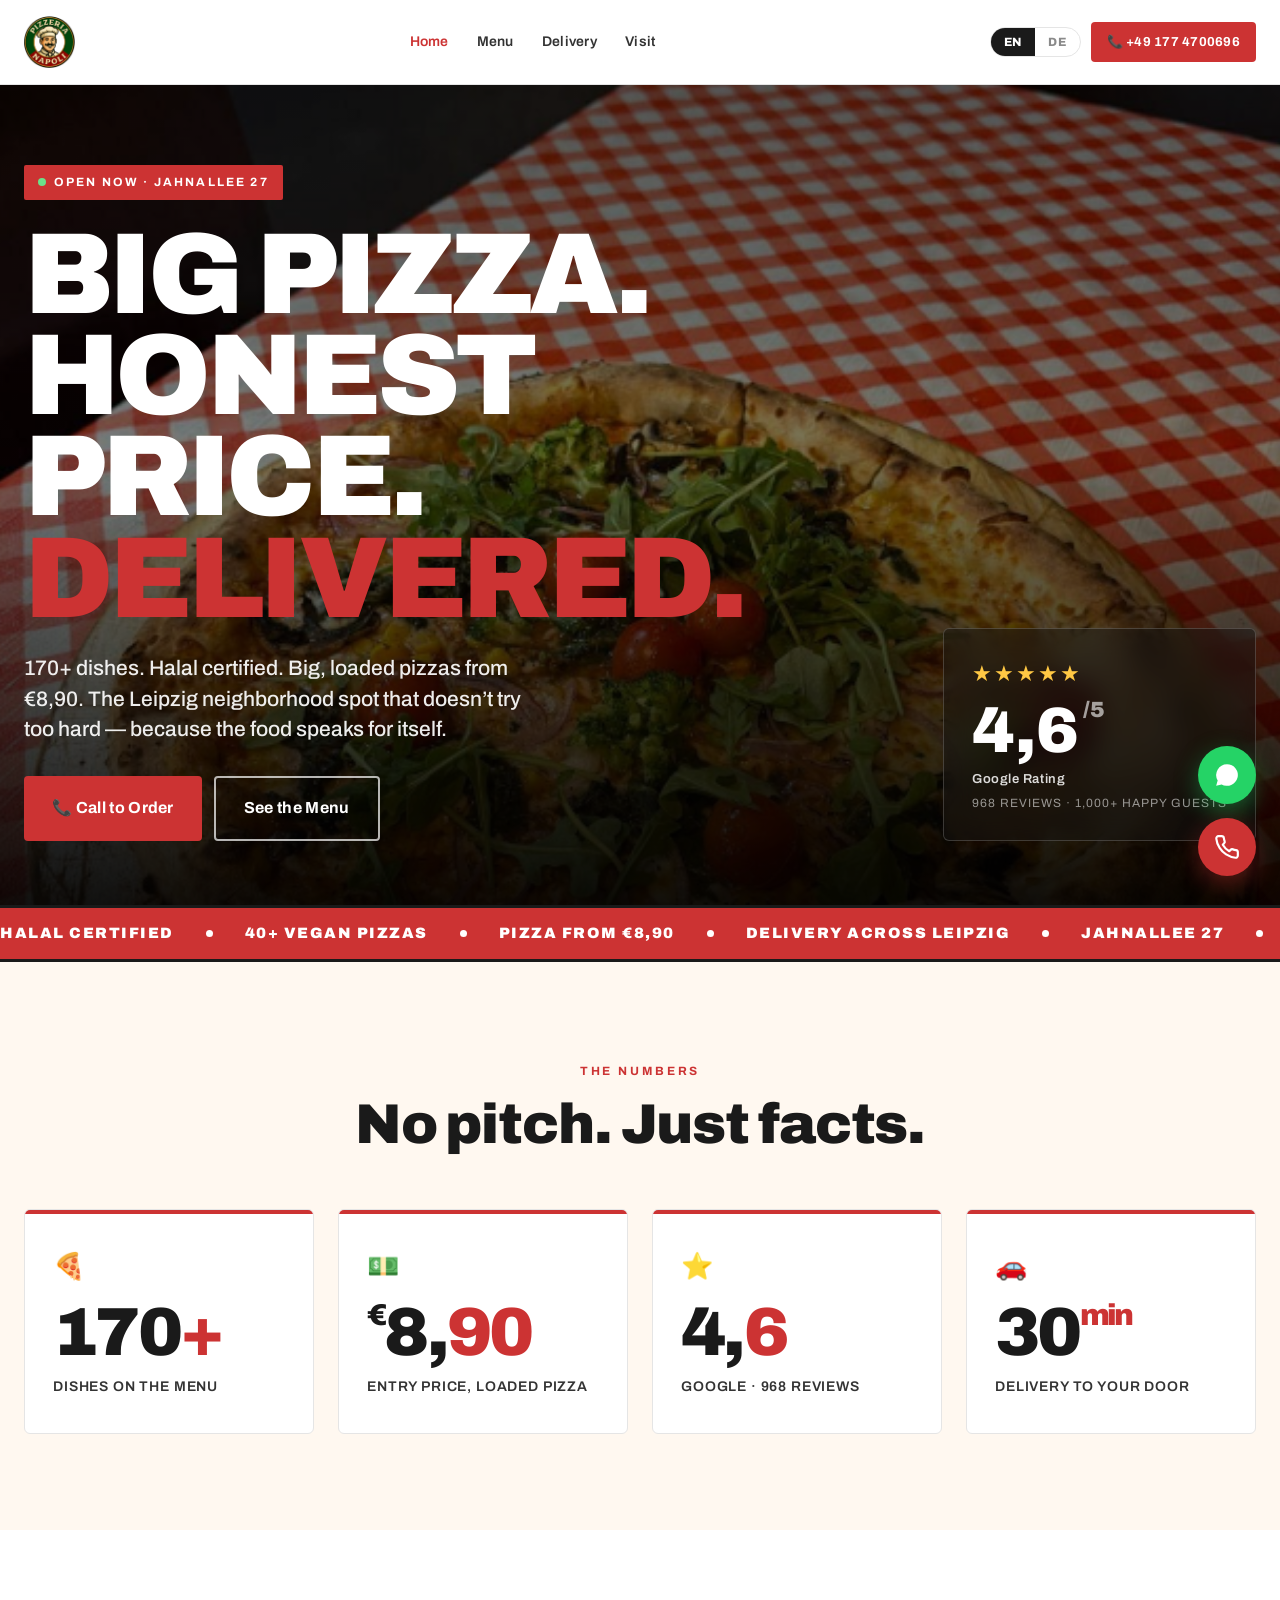
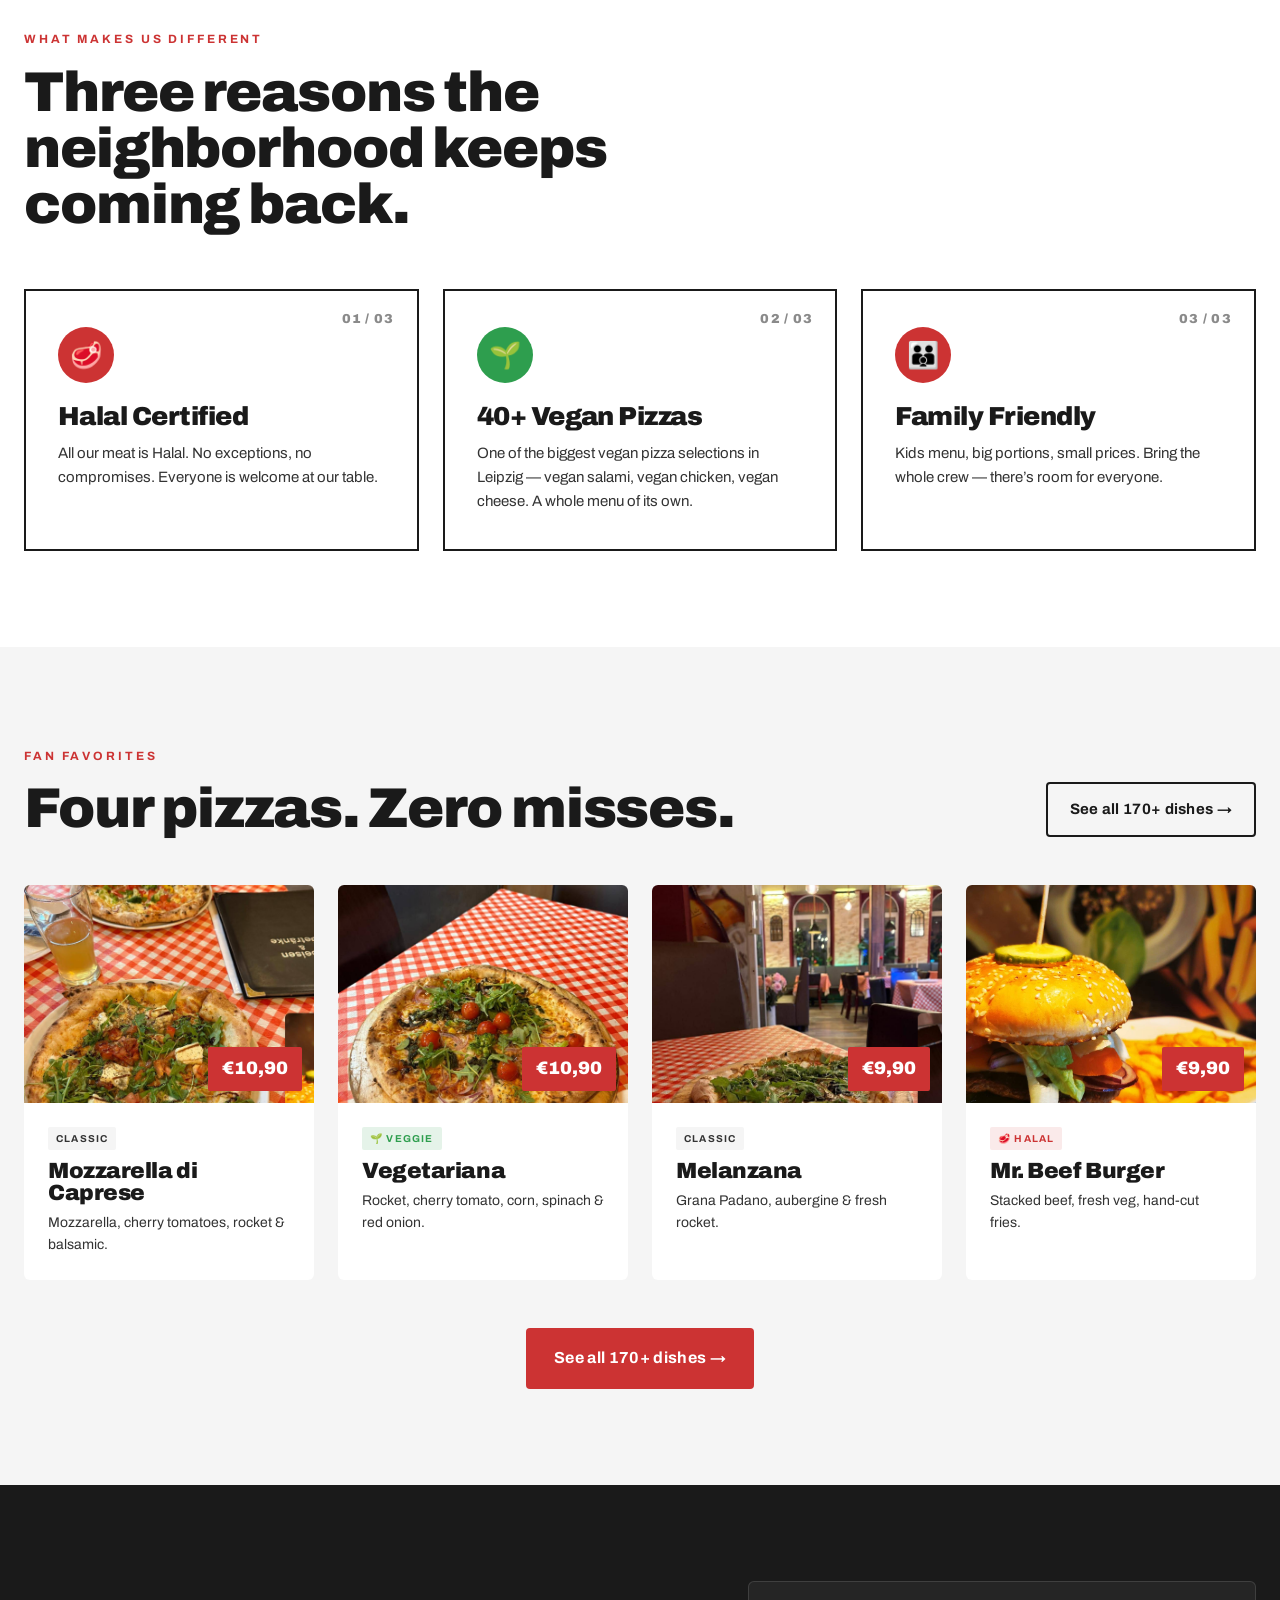
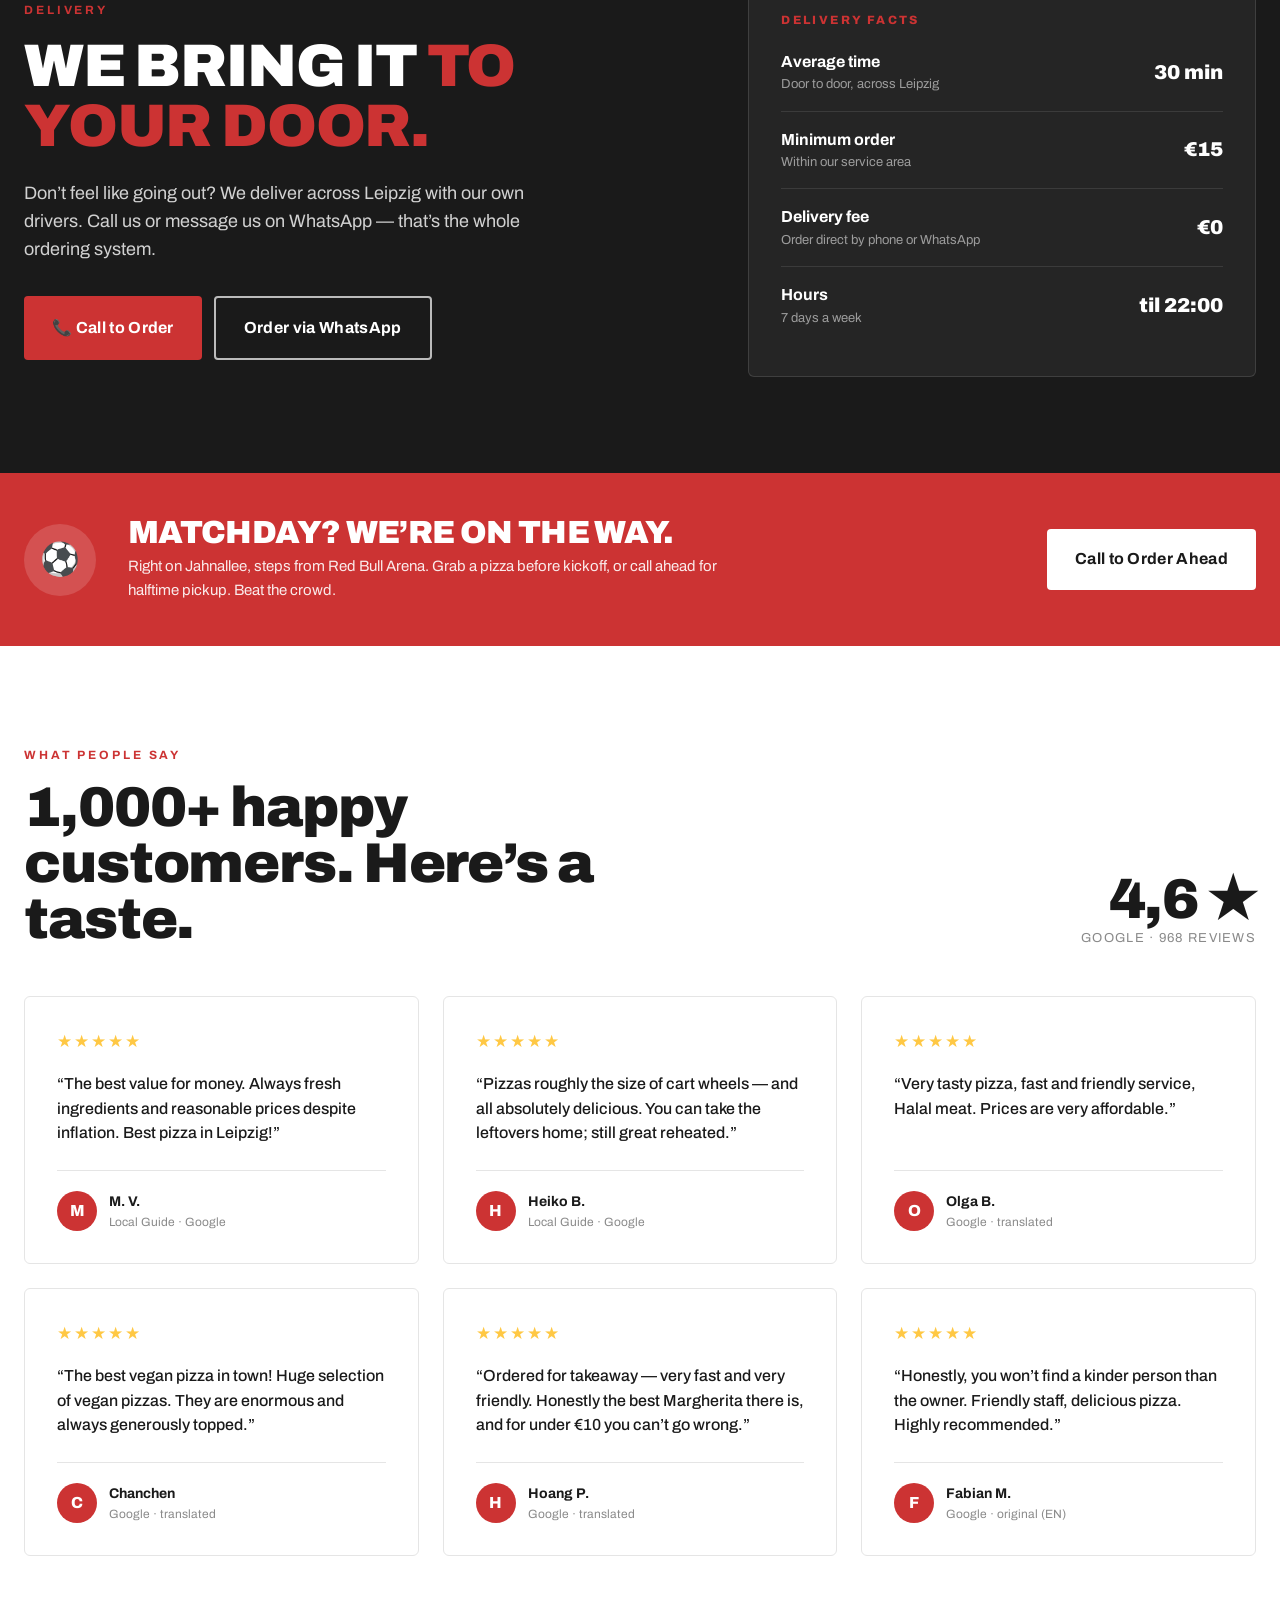
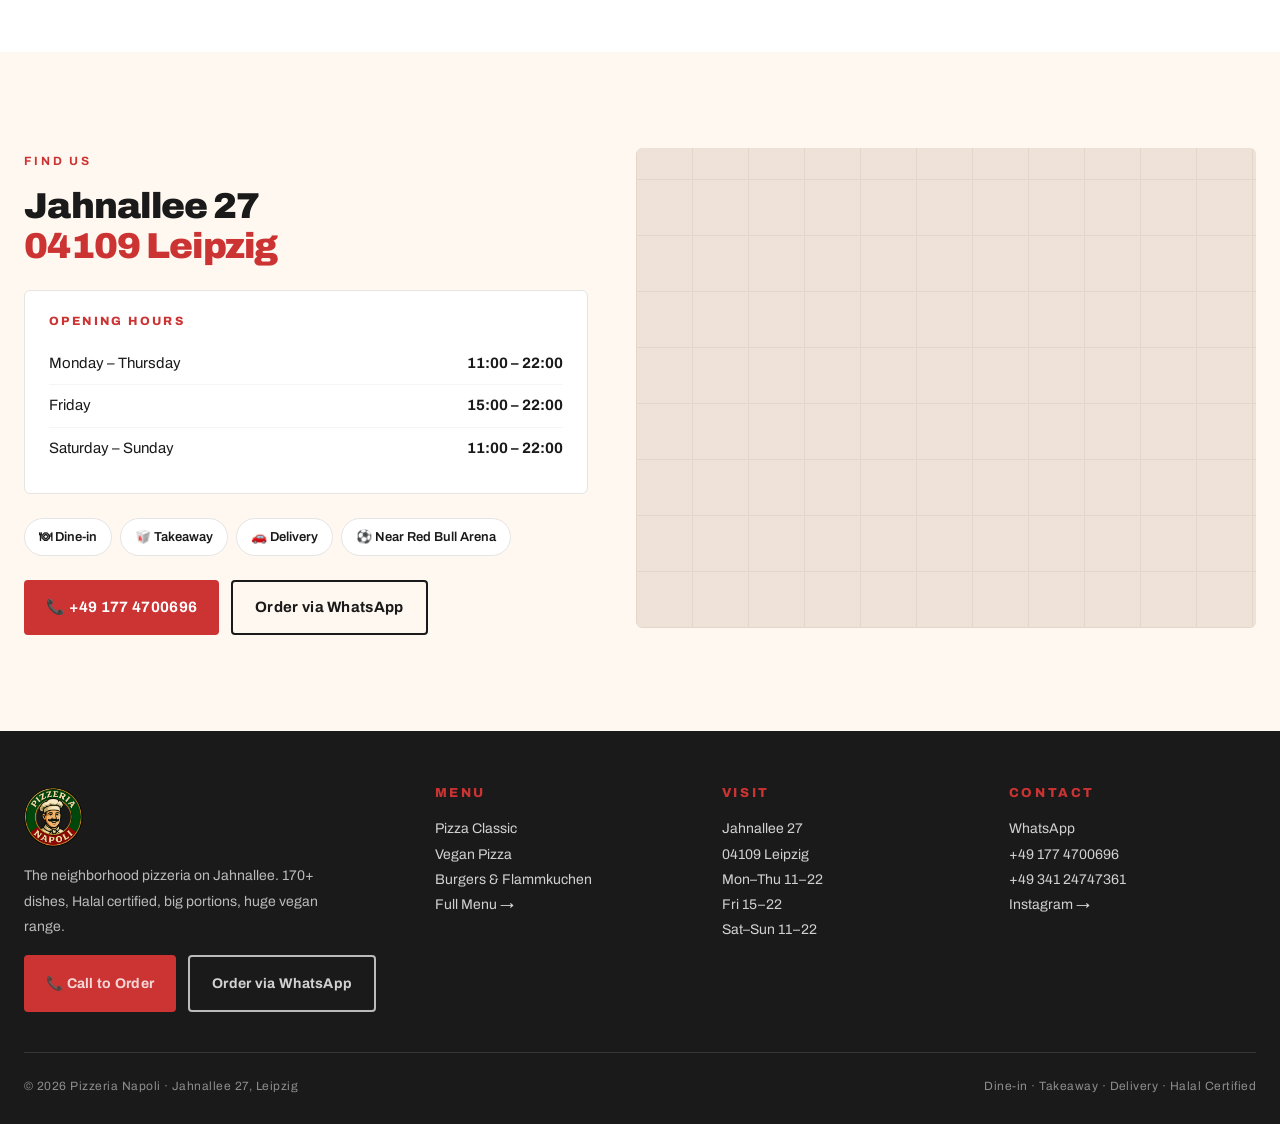
<file: index.html>
<!DOCTYPE html>
<html lang="en">
<head>
<meta charset="UTF-8">
<meta name="viewport" content="width=device-width, initial-scale=1.0">
<title>Pizzeria Napoli · Pizza, Halal, Delivered · Leipzig Jahnallee</title>
<meta name="description" content="Neighborhood pizzeria on Jahnallee, Leipzig. 170+ dishes, Halal certified, huge vegan range. Pizza from €8,90. Delivery across Leipzig.">
<meta name="keywords" content="Pizza Leipzig, Cheap Pizza Leipzig, Pizza Delivery Leipzig, Halal Pizza Leipzig, Pizzeria Napoli Leipzig, Pizza near Red Bull Arena">
<meta property="og:type" content="restaurant">
<meta property="og:title" content="Pizzeria Napoli · Pizza, Halal, Delivered · Leipzig">
<meta property="og:description" content="170+ dishes, Halal certified, huge vegan range. Pizza from €8,90. Delivery across Leipzig. ★ 4,6 · 968 reviews.">
<meta property="og:image" content="https://pizzerianapolis.de/wp-content/uploads/2025/09/cropped-cropped-logo-removebg-preview.png">
<meta property="og:locale" content="en_US">
<meta name="twitter:card" content="summary_large_image">
<link href="https://fonts.googleapis.com/css2?family=Archivo:wght@400;500;600;700;800;900&display=swap" rel="stylesheet">
<link rel="stylesheet" href="styles.css">
<style>
/* ---------- Hero ---------- */
.hero {
  position: relative;
  min-height: 82vh;
  display: flex;
  align-items: flex-end;
  color: var(--white);
  overflow: hidden;
  background: var(--ink);
}
.hero__bg {
  position: absolute; inset: 0;
  background-image: url("assets/pizza-veggie.png");
  background-size: cover;
  background-position: center;
  filter: brightness(0.6);
  transform: scale(1.03);
}
.hero__bg::after {
  content: "";
  position: absolute; inset: 0;
  background: linear-gradient(to top, rgba(0,0,0,0.9) 0%, rgba(0,0,0,0.2) 55%, rgba(0,0,0,0.45) 100%);
}
.hero__inner {
  position: relative;
  max-width: 1280px;
  margin: 0 auto;
  padding: 80px 24px 64px;
  width: 100%;
  display: grid;
  grid-template-columns: 1.6fr 1fr;
  gap: 40px;
  align-items: end;
}
.hero__tag {
  display: inline-flex;
  align-items: center;
  gap: 8px;
  background: var(--red);
  color: var(--white);
  padding: 8px 14px;
  font-size: 12px;
  font-weight: 700;
  letter-spacing: 0.18em;
  text-transform: uppercase;
  border-radius: 2px;
  margin-bottom: 24px;
}
.hero__tag .pulse { width: 8px; height: 8px; border-radius: 50%; background: #6BE08A; box-shadow: 0 0 0 0 rgba(107,224,138,0.6); animation: pulse 2s infinite; }
@keyframes pulse { 70% { box-shadow: 0 0 0 8px rgba(107,224,138,0); } 100% { box-shadow: 0 0 0 0 rgba(107,224,138,0); } }
.hero h1 {
  font-size: clamp(54px, 9vw, 124px);
  line-height: 0.88;
  letter-spacing: -0.04em;
  margin-bottom: 24px;
  text-transform: uppercase;
}
.hero h1 .accent { color: var(--red); display: block; }
.hero__lead {
  font-size: clamp(17px, 2vw, 21px);
  font-weight: 500;
  max-width: 520px;
  color: rgba(255,255,255,0.92);
  margin-bottom: 32px;
  line-height: 1.45;
}
.hero__cta { display: flex; gap: 12px; flex-wrap: wrap; }
.hero__badge {
  background: rgba(20,20,20,0.45);
  backdrop-filter: blur(14px);
  -webkit-backdrop-filter: blur(14px);
  border: 1px solid rgba(255,255,255,0.18);
  padding: 28px;
  border-radius: 6px;
  max-width: 320px;
  justify-self: end;
  align-self: end;
}
.hero__badge .stars { color: #FFC844; font-size: 22px; letter-spacing: 2px; margin-bottom: 8px; }
.hero__badge .score { font-family: "Archivo", sans-serif; font-weight: 900; font-size: 64px; line-height: 1; color: var(--white); margin-bottom: 6px; }
.hero__badge .score sup { font-size: 22px; color: rgba(255,255,255,0.6); vertical-align: top; margin-left: 4px; }
.hero__badge .label { font-size: 13px; font-weight: 600; color: rgba(255,255,255,0.85); letter-spacing: 0.04em; }
.hero__badge .count { font-size: 12px; color: rgba(255,255,255,0.55); margin-top: 4px; letter-spacing: 0.08em; text-transform: uppercase; }
@media (max-width: 900px) {
  .hero__inner { grid-template-columns: 1fr; }
  .hero__badge { justify-self: start; }
}

/* ---------- Marquee strip ---------- */
.strip { background: var(--red); color: var(--white); padding: 14px 0; overflow: hidden; border-top: 3px solid var(--ink); border-bottom: 3px solid var(--ink); }
.strip__track { display: flex; width: max-content; animation: scroll 38s linear infinite; font-family: "Archivo", sans-serif; font-weight: 900; font-size: 15px; letter-spacing: 0.1em; text-transform: uppercase; }
.strip__track span { display: inline-flex; align-items: center; gap: 32px; padding-right: 32px; }
.strip__track .dot { width: 7px; height: 7px; background: var(--white); border-radius: 50%; display: inline-block; }
@keyframes scroll { to { transform: translateX(-50%); } }

/* ---------- Stats ---------- */
.stats { background: var(--cream); padding: 96px 24px; }
.stats__grid { max-width: 1280px; margin: 0 auto; display: grid; grid-template-columns: repeat(4, 1fr); gap: 24px; }
.stat-card { background: var(--white); border: 1px solid var(--grey-2); padding: 36px 28px; border-radius: 6px; position: relative; overflow: hidden; }
.stat-card__bar { position: absolute; top: 0; left: 0; width: 100%; height: 4px; background: var(--red); }
.stat-card__icon { font-size: 26px; margin-bottom: 16px; display: block; }
.stat-card__num { font-family: "Archivo", sans-serif; font-weight: 900; font-size: 68px; line-height: 0.9; letter-spacing: -0.04em; color: var(--ink); margin-bottom: 12px; }
.stat-card__num .small { font-size: 30px; vertical-align: top; }
.stat-card__num .red { color: var(--red); }
.stat-card__label { font-size: 14px; font-weight: 600; color: var(--char); text-transform: uppercase; letter-spacing: 0.06em; }
@media (max-width: 720px) { .stats__grid { grid-template-columns: 1fr 1fr; } .stat-card__num { font-size: 54px; } }

/* ---------- Differentiators ---------- */
.diff__grid { display: grid; grid-template-columns: repeat(3, 1fr); gap: 24px; }
.diff-card { background: var(--white); border: 2px solid var(--ink); padding: 36px 32px; position: relative; transition: transform 0.2s ease; }
.diff-card:hover { transform: translateY(-4px); }
.diff-card__num { position: absolute; top: 18px; right: 22px; font-family: "Archivo", sans-serif; font-weight: 900; font-size: 13px; color: var(--grey-3); letter-spacing: 0.1em; }
.diff-card__icon { display: inline-grid; place-items: center; width: 56px; height: 56px; background: var(--red); color: var(--white); border-radius: 50%; font-size: 26px; margin-bottom: 20px; }
.diff-card.green .diff-card__icon { background: var(--green); }
.diff-card h3 { font-size: 26px; margin-bottom: 12px; letter-spacing: -0.02em; }
.diff-card p { font-size: 15px; color: var(--char); line-height: 1.6; }
@media (max-width: 800px) { .diff__grid { grid-template-columns: 1fr; } }

/* ---------- Fan Favorites ---------- */
.fans { background: var(--grey-1); }
.fans__head { display: flex; align-items: flex-end; justify-content: space-between; margin-bottom: 48px; gap: 24px; flex-wrap: wrap; }
.fans__grid { display: grid; grid-template-columns: repeat(3, 1fr); gap: 24px; }
.fans__grid--4 { grid-template-columns: repeat(4, 1fr); }
.fan { background: var(--white); border-radius: 6px; overflow: hidden; transition: transform 0.2s ease; display: flex; flex-direction: column; }
.fan:hover { transform: translateY(-4px); }
.fan__img { aspect-ratio: 4/3; background-size: cover; background-position: center; position: relative; background-color: var(--grey-2); }
.fan__price { position: absolute; bottom: 12px; right: 12px; background: var(--red); color: var(--white); padding: 8px 14px; font-family: "Archivo", sans-serif; font-weight: 900; font-size: 18px; border-radius: 2px; }
.fan__body { padding: 24px; flex: 1; display: flex; flex-direction: column; gap: 6px; }
.fan__tags { display: flex; gap: 6px; margin-bottom: 4px; }
.fan__tag { font-size: 10px; font-weight: 700; letter-spacing: 0.12em; text-transform: uppercase; padding: 4px 8px; border-radius: 2px; background: var(--grey-1); color: var(--char); }
.fan__tag.green { background: rgba(46,158,78,0.12); color: var(--green); }
.fan__tag.red { background: rgba(204,51,51,0.1); color: var(--red); }
.fan h3 { font-size: 22px; margin-bottom: 2px; }
.fan p { font-size: 14px; color: var(--char); }
.fans__foot { margin-top: 48px; text-align: center; }
@media (max-width: 1000px) { .fans__grid--4 { grid-template-columns: 1fr 1fr; } }
@media (max-width: 900px) { .fans__grid { grid-template-columns: 1fr 1fr; } }
@media (max-width: 600px) { .fans__grid, .fans__grid--4 { grid-template-columns: 1fr; } }

/* ---------- Order section ---------- */
.order { background: var(--ink); color: var(--white); padding: 96px 24px; position: relative; overflow: hidden; }
.order__inner { max-width: 1280px; margin: 0 auto; display: grid; grid-template-columns: 1.3fr 1fr; gap: 64px; align-items: center; position: relative; }
.order h2 { font-size: clamp(38px, 5vw, 60px); margin-bottom: 24px; text-transform: uppercase; }
.order h2 span { color: var(--red); }
.order p { font-size: 18px; color: rgba(255,255,255,0.8); max-width: 520px; margin-bottom: 32px; }
.order__cta { display: flex; gap: 12px; flex-wrap: wrap; }
.order__panel { background: rgba(255,255,255,0.05); border: 1px solid rgba(255,255,255,0.12); padding: 32px; border-radius: 6px; }
.order__panel h4 { font-size: 12px; letter-spacing: 0.2em; text-transform: uppercase; color: var(--red); margin-bottom: 8px; font-weight: 800; }
.order__row { display: flex; justify-content: space-between; align-items: center; padding: 16px 0; border-bottom: 1px solid rgba(255,255,255,0.1); font-size: 15px; }
.order__row:last-child { border-bottom: none; }
.order__row strong { font-weight: 700; font-size: 16px; }
.order__row .sub { color: rgba(255,255,255,0.55); font-size: 13px; }
.order__row .val { font-family: "Archivo"; font-weight: 900; font-size: 20px; }
@media (max-width: 900px) { .order__inner { grid-template-columns: 1fr; } }

/* ---------- Matchday ---------- */
.matchday { background: var(--red); color: var(--white); padding: 44px 24px; }
.matchday__inner { max-width: 1280px; margin: 0 auto; display: grid; grid-template-columns: auto 1fr auto; gap: 32px; align-items: center; }
.matchday__icon { width: 72px; height: 72px; background: rgba(255,255,255,0.15); border-radius: 50%; display: grid; place-items: center; font-size: 32px; flex-shrink: 0; }
.matchday h3 { font-size: clamp(24px, 3vw, 32px); margin-bottom: 6px; text-transform: uppercase; }
.matchday p { font-size: 15px; color: rgba(255,255,255,0.9); max-width: 620px; }
@media (max-width: 760px) { .matchday__inner { grid-template-columns: 1fr; } }

/* ---------- Reviews ---------- */
.reviews__head { display: flex; align-items: flex-end; justify-content: space-between; margin-bottom: 48px; gap: 24px; flex-wrap: wrap; }
.reviews__avg { text-align: right; }
.reviews__avg .num { font-family: "Archivo"; font-weight: 900; font-size: 56px; color: var(--ink); line-height: 1; }
.reviews__avg .lbl { font-size: 13px; color: var(--grey-3); letter-spacing: 0.1em; text-transform: uppercase; }
.reviews__grid { display: grid; grid-template-columns: repeat(3, 1fr); gap: 24px; }
.review { background: var(--white); border: 1px solid var(--grey-2); padding: 32px; border-radius: 6px; display: flex; flex-direction: column; }
.review .stars { color: #FFC844; font-size: 17px; letter-spacing: 2px; margin-bottom: 16px; }
.review__quote { font-size: 16px; line-height: 1.55; color: var(--ink); margin-bottom: 24px; flex: 1; font-weight: 500; }
.review__meta { display: flex; align-items: center; gap: 12px; padding-top: 20px; border-top: 1px solid var(--grey-2); }
.review__avatar { width: 40px; height: 40px; background: var(--red); color: var(--white); border-radius: 50%; display: grid; place-items: center; font-weight: 800; font-family: "Archivo"; flex-shrink: 0; }
.review__name { font-weight: 700; font-size: 14px; }
.review__source { font-size: 12px; color: var(--grey-3); }
@media (max-width: 900px) { .reviews__grid { grid-template-columns: 1fr 1fr; } }
@media (max-width: 600px) { .reviews__grid { grid-template-columns: 1fr; } }

/* ---------- Location ---------- */
.location { background: var(--cream); }
.location__inner { display: grid; grid-template-columns: 1fr 1.1fr; gap: 48px; align-items: stretch; }
.location__address { font-family: "Archivo", sans-serif; font-weight: 900; font-size: 36px; line-height: 1.1; letter-spacing: -0.02em; margin-bottom: 24px; }
.location__address .red { color: var(--red); }
.location__hours { background: var(--white); border: 1px solid var(--grey-2); border-radius: 6px; padding: 24px; margin-bottom: 24px; }
.location__hours h4 { font-size: 12px; letter-spacing: 0.2em; text-transform: uppercase; color: var(--red); margin-bottom: 16px; font-weight: 800; }
.hour-row { display: flex; justify-content: space-between; padding: 9px 0; font-size: 15px; border-bottom: 1px solid var(--grey-1); }
.hour-row:last-child { border-bottom: none; }
.hour-row strong { font-weight: 700; }
.hour-row.today { color: var(--red); font-weight: 700; }
.location__chips { display: flex; gap: 8px; flex-wrap: wrap; margin-bottom: 24px; }
.chip { background: var(--white); border: 1px solid var(--grey-2); padding: 8px 14px; border-radius: 999px; font-size: 13px; font-weight: 600; }
.location__map { border-radius: 6px; min-height: 480px; position: relative; overflow: hidden; background-image: linear-gradient(rgba(204,51,51,0.05), rgba(204,51,51,0.05)), repeating-linear-gradient(0deg, #E5DFD2 0, #E5DFD2 1px, transparent 1px, transparent 56px), repeating-linear-gradient(90deg, #E5DFD2 0, #E5DFD2 1px, transparent 1px, transparent 56px); background-color: #F0EBE0; display: grid; place-items: center; }
.location__map .road1 { position: absolute; width: 120%; height: 16px; background: #DCD4C4; top: 40%; left: -10%; transform: rotate(-7deg); }
.location__map .road2 { position: absolute; width: 16px; height: 120%; background: #DCD4C4; left: 38%; top: -10%; }
.map-pin { position: relative; z-index: 2; background: var(--white); border: 2px solid var(--ink); padding: 20px 24px; border-radius: 6px; text-align: center; box-shadow: 0 8px 24px rgba(0,0,0,0.12); max-width: 280px; }
.map-pin__icon { width: 48px; height: 48px; background: var(--red); color: var(--white); border-radius: 50%; display: grid; place-items: center; margin: 0 auto 12px; font-size: 22px; }
.map-pin__name { font-family: "Archivo", sans-serif; font-weight: 900; font-size: 18px; letter-spacing: 0.02em; }
.map-pin__addr { font-size: 13px; color: var(--char); margin-top: 4px; }
.map-pin a { color: var(--red); font-weight: 700; font-size: 13px; display: inline-block; margin-top: 10px; }
@media (max-width: 900px) { .location__inner { grid-template-columns: 1fr; } .location__map { min-height: 320px; } }

/* fade-in */
.reveal { opacity: 0; transform: translateY(20px); transition: opacity 0.6s ease, transform 0.6s ease; }
.reveal.in { opacity: 1; transform: none; }
</style>
</head>
<body>

<!-- HEADER -->
<header class="site-header">
  <div class="site-header__inner">
    <a href="index.html" class="logo">
      <img class="logo__img" src="assets/napoli-logo.png" alt="Pizzeria Napoli logo" onerror="this.style.display='none'">
    </a>
    <nav class="nav">
      <a href="#top" class="active" data-en="Home" data-de="Start">Home</a>
      <a href="menu.html" data-en="Menu" data-de="Speisekarte">Menu</a>
      <a href="#order" data-en="Delivery" data-de="Lieferung">Delivery</a>
      <a href="#location" data-en="Visit" data-de="Besuch">Visit</a>
    </nav>
    <div class="header-cta">
      <div class="lang-toggle">
        <button class="lang-btn" data-lang="en">EN</button>
        <button class="lang-btn" data-lang="de">DE</button>
      </div>
      <a href="tel:+491774700696" class="btn btn--primary btn--sm">&#128222; +49 177 4700696</a>
    </div>
    <button class="hamburger" id="hamburger" aria-label="Menu" aria-expanded="false"><span></span><span></span><span></span></button>
  </div>
</header>

<!-- MOBILE DRAWER -->
<div class="mobile-drawer" id="drawer">
  <div class="mobile-drawer__panel">
    <a href="#top" data-close data-en="Home" data-de="Start">Home</a>
    <a href="menu.html" data-en="Menu" data-de="Speisekarte">Menu</a>
    <a href="#order" data-close data-en="Delivery" data-de="Lieferung">Delivery</a>
    <a href="#reviews" data-close data-en="Reviews" data-de="Bewertungen">Reviews</a>
    <a href="#location" data-close data-en="Visit" data-de="Besuch">Visit</a>
    <div class="drawer-cta">
      <a href="tel:+491774700696" class="btn btn--primary" data-en="&#128222; Call to Order" data-de="&#128222; Anrufen &amp; Bestellen">&#128222; Call to Order</a>
      <a href="https://wa.me/4915733140648?text=Hallo%2C%20ich%20m%C3%B6chte%20gerne%20bestellen." target="_blank" rel="noopener noreferrer" class="btn btn--ghost" data-en="Order via WhatsApp" data-de="Per WhatsApp bestellen">Order via WhatsApp</a>
      <div class="lang-toggle" style="margin-top:8px;align-self:flex-start;">
        <button class="lang-btn" data-lang="en">EN</button>
        <button class="lang-btn" data-lang="de">DE</button>
      </div>
    </div>
  </div>
</div>

<!-- HERO -->
<section class="hero" id="top">
  <div class="hero__bg" aria-hidden="true"></div>
  <div class="hero__inner">
    <div>
      <span class="hero__tag"><span class="pulse"></span> <span data-en="Open now &middot; Jahnallee 27" data-de="Jetzt ge&ouml;ffnet &middot; Jahnallee 27">Open now &middot; Jahnallee 27</span></span>
      <h1 data-en="Big pizza.<br>Honest price.<br><span class='accent'>Delivered.</span>" data-de="Gro&szlig;e Pizza.<br>Ehrlicher Preis.<br><span class='accent'>Geliefert.</span>">Big pizza.<br>Honest price.<br><span class='accent'>Delivered.</span></h1>
      <p class="hero__lead" data-en="170+ dishes. Halal certified. Big, loaded pizzas from &euro;8,90. The Leipzig neighborhood spot that doesn&rsquo;t try too hard &mdash; because the food speaks for itself." data-de="170+ Gerichte. Halal-zertifiziert. Gro&szlig;e, &uuml;ppig belegte Pizzen ab 8,90&nbsp;&euro;. Der Laden im Viertel, der sich nicht verstellen muss &mdash; weil das Essen f&uuml;r sich spricht.">170+ dishes. Halal certified. Big, loaded pizzas from &euro;8,90. The Leipzig neighborhood spot that doesn&rsquo;t try too hard &mdash; because the food speaks for itself.</p>
      <div class="hero__cta">
        <a href="tel:+491774700696" class="btn btn--primary btn--lg" data-en="&#128222; Call to Order" data-de="&#128222; Anrufen &amp; Bestellen">&#128222; Call to Order</a>
        <a href="menu.html" class="btn btn--outline-light btn--lg" data-en="See the Menu" data-de="Zur Speisekarte">See the Menu</a>
      </div>
    </div>
    <div class="hero__badge">
      <div class="stars">&#9733;&#9733;&#9733;&#9733;&#9733;</div>
      <div class="score">4,6<sup>/5</sup></div>
      <div class="label" data-en="Google Rating" data-de="Google-Bewertung">Google Rating</div>
      <div class="count" data-en="968 reviews &middot; 1,000+ happy guests" data-de="968 Bewertungen &middot; 1.000+ zufriedene G&auml;ste">968 reviews &middot; 1,000+ happy guests</div>
    </div>
  </div>
</section>

<!-- STRIP -->
<div class="strip" aria-hidden="true">
  <div class="strip__track">
    <span data-en="HALAL CERTIFIED" data-de="HALAL-ZERTIFIZIERT">HALAL CERTIFIED</span><span> <i class="dot"></i> </span><span data-en="40+ VEGAN PIZZAS" data-de="40+ VEGANE PIZZEN">40+ VEGAN PIZZAS</span><span> <i class="dot"></i> </span><span data-en="PIZZA FROM &euro;8,90" data-de="PIZZA AB 8,90&nbsp;&euro;">PIZZA FROM &euro;8,90</span><span> <i class="dot"></i> </span><span data-en="DELIVERY ACROSS LEIPZIG" data-de="LIEFERUNG IN GANZ LEIPZIG">DELIVERY ACROSS LEIPZIG</span><span> <i class="dot"></i> JAHNALLEE 27 <i class="dot"></i> </span><span data-en="HALAL CERTIFIED" data-de="HALAL-ZERTIFIZIERT">HALAL CERTIFIED</span><span> <i class="dot"></i> </span><span data-en="40+ VEGAN PIZZAS" data-de="40+ VEGANE PIZZEN">40+ VEGAN PIZZAS</span><span> <i class="dot"></i> </span><span data-en="PIZZA FROM &euro;8,90" data-de="PIZZA AB 8,90&nbsp;&euro;">PIZZA FROM &euro;8,90</span><span> <i class="dot"></i> </span><span data-en="DELIVERY ACROSS LEIPZIG" data-de="LIEFERUNG IN GANZ LEIPZIG">DELIVERY ACROSS LEIPZIG</span><span> <i class="dot"></i> JAHNALLEE 27 <i class="dot"></i> </span>
  </div>
</div>

<!-- STATS -->
<section class="stats" id="stats">
  <div class="container">
    <div style="text-align:center; margin-bottom: 56px;" class="reveal">
      <span class="eyebrow" data-en="The numbers" data-de="Die Zahlen">The numbers</span>
      <h2 class="section-title" style="margin: 0 auto;" data-en="No pitch. Just facts." data-de="Kein Gerede. Nur Fakten.">No pitch. Just facts.</h2>
    </div>
    <div class="stats__grid">
      <div class="stat-card reveal"><span class="stat-card__bar"></span><span class="stat-card__icon">&#127829;</span>
        <div class="stat-card__num">170<span class="red">+</span></div>
        <div class="stat-card__label" data-en="Dishes on the menu" data-de="Gerichte auf der Karte">Dishes on the menu</div></div>
      <div class="stat-card reveal"><span class="stat-card__bar"></span><span class="stat-card__icon">&#128181;</span>
        <div class="stat-card__num"><span class="small">&euro;</span>8,<span class="red">90</span></div>
        <div class="stat-card__label" data-en="Entry price, loaded pizza" data-de="Einstiegspreis, belegte Pizza">Entry price, loaded pizza</div></div>
      <div class="stat-card reveal"><span class="stat-card__bar"></span><span class="stat-card__icon">&#11088;</span>
        <div class="stat-card__num">4,<span class="red">6</span></div>
        <div class="stat-card__label" data-en="Google &middot; 968 reviews" data-de="Google &middot; 968 Bewertungen">Google &middot; 968 reviews</div></div>
      <div class="stat-card reveal"><span class="stat-card__bar"></span><span class="stat-card__icon">&#128663;</span>
        <div class="stat-card__num">30<span class="small red">min</span></div>
        <div class="stat-card__label" data-en="Delivery to your door" data-de="Lieferung bis vor die T&uuml;r">Delivery to your door</div></div>
    </div>
  </div>
</section>

<!-- DIFFERENTIATORS -->
<section class="section">
  <div class="container">
    <div style="margin-bottom: 56px;" class="reveal">
      <span class="eyebrow" data-en="What makes us different" data-de="Was uns auszeichnet">What makes us different</span>
      <h2 class="section-title" data-en="Three reasons the neighborhood keeps coming back." data-de="Drei Gr&uuml;nde, warum das Viertel immer wiederkommt.">Three reasons the neighborhood keeps coming back.</h2>
    </div>
    <div class="diff__grid">
      <div class="diff-card reveal"><span class="diff-card__num">01 / 03</span><div class="diff-card__icon">&#129385;</div>
        <h3 data-en="Halal Certified" data-de="Halal-zertifiziert">Halal Certified</h3>
        <p data-en="All our meat is Halal. No exceptions, no compromises. Everyone is welcome at our table." data-de="Unser gesamtes Fleisch ist Halal. Keine Ausnahmen, keine Kompromisse. Bei uns ist jeder willkommen.">All our meat is Halal. No exceptions, no compromises. Everyone is welcome at our table.</p></div>
      <div class="diff-card green reveal"><span class="diff-card__num">02 / 03</span><div class="diff-card__icon">&#127793;</div>
        <h3 data-en="40+ Vegan Pizzas" data-de="40+ vegane Pizzen">40+ Vegan Pizzas</h3>
        <p data-en="One of the biggest vegan pizza selections in Leipzig &mdash; vegan salami, vegan chicken, vegan cheese. A whole menu of its own." data-de="Eine der gr&ouml;&szlig;ten Auswahlen an veganer Pizza in Leipzig &mdash; vegane Salami, veganes H&auml;hnchen, veganer K&auml;se. Eine eigene Karte f&uuml;r sich.">One of the biggest vegan pizza selections in Leipzig &mdash; vegan salami, vegan chicken, vegan cheese. A whole menu of its own.</p></div>
      <div class="diff-card reveal"><span class="diff-card__num">03 / 03</span><div class="diff-card__icon">&#128106;</div>
        <h3 data-en="Family Friendly" data-de="Familienfreundlich">Family Friendly</h3>
        <p data-en="Kids menu, big portions, small prices. Bring the whole crew &mdash; there&rsquo;s room for everyone." data-de="Kindermen&uuml;, gro&szlig;e Portionen, kleine Preise. Bring die ganze Truppe mit &mdash; f&uuml;r alle ist Platz.">Kids menu, big portions, small prices. Bring the whole crew &mdash; there&rsquo;s room for everyone.</p></div>
    </div>
  </div>
</section>

<!-- FAN FAVORITES -->
<section class="section fans">
  <div class="container">
    <div class="fans__head reveal">
      <div>
        <span class="eyebrow" data-en="Fan favorites" data-de="Beliebt bei G&auml;sten">Fan favorites</span>
        <h2 class="section-title" style="margin-bottom:0;" data-en="Four pizzas. Zero misses." data-de="Vier Pizzen. Keine Entt&auml;uschung.">Four pizzas. Zero misses.</h2>
      </div>
      <a href="menu.html" class="btn btn--ghost" data-en="See all 170+ dishes &rarr;" data-de="Alle 170+ Gerichte ansehen &rarr;">See all 170+ dishes &rarr;</a>
    </div>
    <div class="fans__grid fans__grid--4">
      <div class="fan reveal"><div class="fan__img" style="background-image:url('assets/pizza-duo.png');"><div class="fan__price">&euro;10,90</div></div>
        <div class="fan__body"><div class="fan__tags"><span class="fan__tag" data-en="Classic" data-de="Klassisch">Classic</span></div><h3>Mozzarella di Caprese</h3>
          <p data-en="Mozzarella, cherry tomatoes, rocket &amp; balsamic." data-de="Mozzarella, Kirschtomaten, Rucola &amp; Balsamico.">Mozzarella, cherry tomatoes, rocket &amp; balsamic.</p></div></div>
      <div class="fan reveal"><div class="fan__img" style="background-image:url('assets/pizza-veggie.png');"><div class="fan__price">&euro;10,90</div></div>
        <div class="fan__body"><div class="fan__tags"><span class="fan__tag green" data-en="&#127793; Veggie" data-de="&#127793; Vegetarisch">&#127793; Veggie</span></div><h3>Vegetariana</h3>
          <p data-en="Rocket, cherry tomato, corn, spinach &amp; red onion." data-de="Rucola, Kirschtomaten, Mais, Spinat &amp; rote Zwiebeln.">Rocket, cherry tomato, corn, spinach &amp; red onion.</p></div></div>
      <div class="fan reveal"><div class="fan__img" style="background-image:url('assets/pizza-arugula.png');"><div class="fan__price">&euro;9,90</div></div>
        <div class="fan__body"><div class="fan__tags"><span class="fan__tag" data-en="Classic" data-de="Klassisch">Classic</span></div><h3>Melanzana</h3>
          <p data-en="Grana Padano, aubergine &amp; fresh rocket." data-de="Grana Padano, Aubergine &amp; frische Rucola.">Grana Padano, aubergine &amp; fresh rocket.</p></div></div>
      <div class="fan reveal"><div class="fan__img" style="background-image:url('assets/burger.png');"><div class="fan__price">&euro;9,90</div></div>
        <div class="fan__body"><div class="fan__tags"><span class="fan__tag red">&#129385; Halal</span></div><h3>Mr. Beef Burger</h3>
          <p data-en="Stacked beef, fresh veg, hand-cut fries." data-de="Saftiges Rindfleisch, frisches Gem&uuml;se, hausgemachte Pommes.">Stacked beef, fresh veg, hand-cut fries.</p></div></div>
    </div>
    <div class="fans__foot"><a href="menu.html" class="btn btn--primary btn--lg" data-en="See all 170+ dishes &rarr;" data-de="Alle 170+ Gerichte ansehen &rarr;">See all 170+ dishes &rarr;</a></div>
  </div>
</section>

<!-- ORDER / DELIVERY -->
<section class="section order" id="order">
  <div class="order__inner">
    <div class="reveal">
      <span class="eyebrow" data-en="Delivery" data-de="Lieferung">Delivery</span>
      <h2 data-en="We bring it <span>to your door.</span>" data-de="Wir bringen sie <span>zu dir nach Hause.</span>">We bring it <span>to your door.</span></h2>
      <p data-en="Don&rsquo;t feel like going out? We deliver across Leipzig with our own drivers. Call us or message us on WhatsApp &mdash; that&rsquo;s the whole ordering system." data-de="Keine Lust rauszugehen? Wir liefern in ganz Leipzig mit eigenen Fahrern. Ruf an oder schreib uns per WhatsApp &mdash; das ist das ganze Bestellsystem.">Don&rsquo;t feel like going out? We deliver across Leipzig with our own drivers. Call us or message us on WhatsApp &mdash; that&rsquo;s the whole ordering system.</p>
      <div class="order__cta">
        <a href="tel:+491774700696" class="btn btn--primary btn--lg" data-en="&#128222; Call to Order" data-de="&#128222; Anrufen &amp; Bestellen">&#128222; Call to Order</a>
        <a href="https://wa.me/4915733140648?text=Hallo%2C%20ich%20m%C3%B6chte%20gerne%20bestellen." target="_blank" rel="noopener noreferrer" class="btn btn--outline-light btn--lg" data-en="Order via WhatsApp" data-de="Per WhatsApp bestellen">Order via WhatsApp</a>
      </div>
    </div>
    <div class="order__panel reveal">
      <h4 data-en="Delivery facts" data-de="Lieferinfos">Delivery facts</h4>
      <div class="order__row"><div><strong data-en="Average time" data-de="Durchschnittszeit">Average time</strong><div class="sub" data-en="Door to door, across Leipzig" data-de="Bis vor die T&uuml;r, in ganz Leipzig">Door to door, across Leipzig</div></div><div class="val" data-en="30 min" data-de="30 Min.">30 min</div></div>
      <div class="order__row"><div><strong data-en="Minimum order" data-de="Mindestbestellung">Minimum order</strong><div class="sub" data-en="Within our service area" data-de="Im Liefergebiet">Within our service area</div></div><div class="val">&euro;15</div></div>
      <div class="order__row"><div><strong data-en="Delivery fee" data-de="Liefergeb&uuml;hr">Delivery fee</strong><div class="sub" data-en="Order direct by phone or WhatsApp" data-de="Direkt per Telefon oder WhatsApp">Order direct by phone or WhatsApp</div></div><div class="val">&euro;0</div></div>
      <div class="order__row"><div><strong data-en="Hours" data-de="&Ouml;ffnungszeiten">Hours</strong><div class="sub" data-en="7 days a week" data-de="7 Tage die Woche">7 days a week</div></div><div class="val" data-en="til 22:00" data-de="bis 22:00">til 22:00</div></div>
    </div>
  </div>
</section>

<!-- MATCHDAY -->
<section class="matchday">
  <div class="matchday__inner">
    <div class="matchday__icon">&#9917;</div>
    <div>
      <h3 data-en="Matchday? We&rsquo;re on the way." data-de="Spieltag? Wir sind startklar.">Matchday? We&rsquo;re on the way.</h3>
      <p data-en="Right on Jahnallee, steps from Red Bull Arena. Grab a pizza before kickoff, or call ahead for halftime pickup. Beat the crowd." data-de="Direkt an der Jahnallee, nur ein paar Schritte von der Red Bull Arena. Hol dir eine Pizza vor dem Anpfiff oder ruf vorher an f&uuml;r die Abholung zur Halbzeit. Sei schneller als der Andrang.">Right on Jahnallee, steps from Red Bull Arena. Grab a pizza before kickoff, or call ahead for halftime pickup. Beat the crowd.</p>
    </div>
    <a href="tel:+491774700696" class="btn btn--light btn--lg" data-en="Call to Order Ahead" data-de="Vorbestellen &mdash; Anrufen">Call to Order Ahead</a>
  </div>
</section>

<!-- REVIEWS -->
<section class="section" id="reviews">
  <div class="container">
    <div class="reviews__head reveal">
      <div>
        <span class="eyebrow" data-en="What people say" data-de="Was die G&auml;ste sagen">What people say</span>
        <h2 class="section-title" style="margin-bottom:0;" data-en="1,000+ happy customers. Here&rsquo;s a taste." data-de="1.000+ zufriedene G&auml;ste. Hier eine Kostprobe.">1,000+ happy customers. Here&rsquo;s a taste.</h2>
      </div>
      <div class="reviews__avg"><div class="num">4,6 &#9733;</div><div class="lbl" data-en="Google &middot; 968 reviews" data-de="Google &middot; 968 Bewertungen">Google &middot; 968 reviews</div></div>
    </div>
    <div class="reviews__grid">
      <div class="review reveal"><div class="stars">&#9733;&#9733;&#9733;&#9733;&#9733;</div>
        <p class="review__quote" data-en="&ldquo;The best value for money. Always fresh ingredients and reasonable prices despite inflation. Best pizza in Leipzig!&rdquo;" data-de="&bdquo;Bestes Preis-Leistungs-Verh&auml;ltnis. Immer frische Zutaten und faire Preise trotz Inflation. Beste Pizza in Leipzig!&ldquo;">&ldquo;The best value for money. Always fresh ingredients and reasonable prices despite inflation. Best pizza in Leipzig!&rdquo;</p>
        <div class="review__meta"><div class="review__avatar">M</div><div><div class="review__name">M. V.</div><div class="review__source">Local Guide &middot; Google</div></div></div></div>
      <div class="review reveal"><div class="stars">&#9733;&#9733;&#9733;&#9733;&#9733;</div>
        <p class="review__quote" data-en="&ldquo;Pizzas roughly the size of cart wheels &mdash; and all absolutely delicious. You can take the leftovers home; still great reheated.&rdquo;" data-de="&bdquo;Pizzen ungef&auml;hr so gro&szlig; wie Wagenr&auml;der &mdash; und alle absolut lecker. Reste kann man mitnehmen; aufgew&auml;rmt immer noch top.&ldquo;">&ldquo;Pizzas roughly the size of cart wheels &mdash; and all absolutely delicious. You can take the leftovers home; still great reheated.&rdquo;</p>
        <div class="review__meta"><div class="review__avatar">H</div><div><div class="review__name">Heiko B.</div><div class="review__source">Local Guide &middot; Google</div></div></div></div>
      <div class="review reveal"><div class="stars">&#9733;&#9733;&#9733;&#9733;&#9733;</div>
        <p class="review__quote" data-en="&ldquo;Very tasty pizza, fast and friendly service, Halal meat. Prices are very affordable.&rdquo;" data-de="&bdquo;Sehr leckere Pizza, schneller und freundlicher Service, Halal-Fleisch. Die Preise sind sehr g&uuml;nstig.&ldquo;">&ldquo;Very tasty pizza, fast and friendly service, Halal meat. Prices are very affordable.&rdquo;</p>
        <div class="review__meta"><div class="review__avatar">O</div><div><div class="review__name">Olga B.</div><div class="review__source" data-en="Google &middot; translated" data-de="Google &middot; &uuml;bersetzt">Google &middot; translated</div></div></div></div>
      <div class="review reveal"><div class="stars">&#9733;&#9733;&#9733;&#9733;&#9733;</div>
        <p class="review__quote" data-en="&ldquo;The best vegan pizza in town! Huge selection of vegan pizzas. They are enormous and always generously topped.&rdquo;" data-de="&bdquo;Die beste vegane Pizza der Stadt! Riesige Auswahl an veganen Pizzen. Sie sind enorm und immer gro&szlig;z&uuml;gig belegt.&ldquo;">&ldquo;The best vegan pizza in town! Huge selection of vegan pizzas. They are enormous and always generously topped.&rdquo;</p>
        <div class="review__meta"><div class="review__avatar">C</div><div><div class="review__name">Chanchen</div><div class="review__source" data-en="Google &middot; translated" data-de="Google &middot; &uuml;bersetzt">Google &middot; translated</div></div></div></div>
      <div class="review reveal"><div class="stars">&#9733;&#9733;&#9733;&#9733;&#9733;</div>
        <p class="review__quote" data-en="&ldquo;Ordered for takeaway &mdash; very fast and very friendly. Honestly the best Margherita there is, and for under &euro;10 you can&rsquo;t go wrong.&rdquo;" data-de="&bdquo;Zum Mitnehmen bestellt &mdash; sehr schnell und sehr freundlich. Ehrlich die beste Margherita, und f&uuml;r unter 10&nbsp;&euro; macht man nichts falsch.&ldquo;">&ldquo;Ordered for takeaway &mdash; very fast and very friendly. Honestly the best Margherita there is, and for under &euro;10 you can&rsquo;t go wrong.&rdquo;</p>
        <div class="review__meta"><div class="review__avatar">H</div><div><div class="review__name">Hoang P.</div><div class="review__source" data-en="Google &middot; translated" data-de="Google &middot; &uuml;bersetzt">Google &middot; translated</div></div></div></div>
      <div class="review reveal"><div class="stars">&#9733;&#9733;&#9733;&#9733;&#9733;</div>
        <p class="review__quote" data-en="&ldquo;Honestly, you won&rsquo;t find a kinder person than the owner. Friendly staff, delicious pizza. Highly recommended.&rdquo;" data-de="&bdquo;Ehrlich, einen netteren Menschen als den Inhaber findet man nicht. Freundliches Personal, leckere Pizza. Sehr zu empfehlen.&ldquo;">&ldquo;Honestly, you won&rsquo;t find a kinder person than the owner. Friendly staff, delicious pizza. Highly recommended.&rdquo;</p>
        <div class="review__meta"><div class="review__avatar">F</div><div><div class="review__name">Fabian M.</div><div class="review__source" data-en="Google &middot; original (EN)" data-de="Google &middot; Original (EN)">Google &middot; original (EN)</div></div></div></div>
    </div>
  </div>
</section>

<!-- LOCATION -->
<section class="section location" id="location">
  <div class="container">
    <div class="location__inner">
      <div class="location__info reveal">
        <span class="eyebrow" data-en="Find us" data-de="So findest du uns">Find us</span>
        <div class="location__address">Jahnallee 27<br><span class="red">04109 Leipzig</span></div>
        <div class="location__hours">
          <h4 data-en="Opening Hours" data-de="&Ouml;ffnungszeiten">Opening Hours</h4>
          <div class="hour-row"><span data-en="Monday &ndash; Thursday" data-de="Montag &ndash; Donnerstag">Monday &ndash; Thursday</span><strong>11:00 &ndash; 22:00</strong></div>
          <div class="hour-row"><span data-en="Friday" data-de="Freitag">Friday</span><strong>15:00 &ndash; 22:00</strong></div>
          <div class="hour-row"><span data-en="Saturday &ndash; Sunday" data-de="Samstag &ndash; Sonntag">Saturday &ndash; Sunday</span><strong>11:00 &ndash; 22:00</strong></div>
        </div>
        <div class="location__chips">
          <span class="chip" data-en="&#127869; Dine-in" data-de="&#127869; Vor Ort">&#127869; Dine-in</span>
          <span class="chip" data-en="&#129377; Takeaway" data-de="&#129377; Zum Mitnehmen">&#129377; Takeaway</span>
          <span class="chip" data-en="&#128663; Delivery" data-de="&#128663; Lieferung">&#128663; Delivery</span>
          <span class="chip" data-en="&#9917; Near Red Bull Arena" data-de="&#9917; Nahe Red Bull Arena">&#9917; Near Red Bull Arena</span>
        </div>
        <div style="display:flex; gap:12px; flex-wrap:wrap;">
          <a href="tel:+491774700696" class="btn btn--primary">&#128222; +49 177 4700696</a>
          <a href="https://wa.me/4915733140648?text=Hallo%2C%20ich%20m%C3%B6chte%20gerne%20bestellen." target="_blank" rel="noopener noreferrer" class="btn btn--ghost" data-en="Order via WhatsApp" data-de="Per WhatsApp bestellen">Order via WhatsApp</a>
        </div>
      </div>
      <iframe class="location__map" src="https://maps.google.com/maps?q=Pizzeria+Napoli+Jahnallee+27+04109+Leipzig&output=embed" title="Map of Pizzeria Napoli, Jahnallee 27, 04109 Leipzig" width="100%" height="480" style="border:0;" allowfullscreen="" loading="lazy" referrerpolicy="no-referrer-when-downgrade"></iframe>
    </div>
  </div>
</section>

<!-- FOOTER -->
<footer class="site-footer">
  <div class="site-footer__inner">
    <div>
      <a href="index.html" class="logo"><img class="logo__img" src="assets/napoli-logo.png" alt="Pizzeria Napoli logo" onerror="this.style.display='none'"></a>
      <p class="tagline" data-en="The neighborhood pizzeria on Jahnallee. 170+ dishes, Halal certified, big portions, huge vegan range." data-de="Die Pizzeria im Viertel an der Jahnallee. 170+ Gerichte, Halal-zertifiziert, gro&szlig;e Portionen, riesige vegane Auswahl.">The neighborhood pizzeria on Jahnallee. 170+ dishes, Halal certified, big portions, huge vegan range.</p>
      <div class="footer-cta">
        <a href="tel:+491774700696" class="btn btn--primary" data-en="&#128222; Call to Order" data-de="&#128222; Anrufen &amp; Bestellen">&#128222; Call to Order</a>
        <a href="https://wa.me/4915733140648?text=Hallo%2C%20ich%20m%C3%B6chte%20gerne%20bestellen." target="_blank" rel="noopener noreferrer" class="btn btn--outline-light" data-en="Order via WhatsApp" data-de="Per WhatsApp bestellen">Order via WhatsApp</a>
      </div>
    </div>
    <div>
      <h4 data-en="Menu" data-de="Speisekarte">Menu</h4>
      <p><a href="menu.html#classic" data-en="Pizza Classic" data-de="Pizza Klassisch">Pizza Classic</a></p>
      <p><a href="menu.html#vegan" data-en="Vegan Pizza" data-de="Vegane Pizza">Vegan Pizza</a></p>
      <p><a href="menu.html#burgers" data-en="Burgers &amp; Flammkuchen" data-de="Burger &amp; Flammkuchen">Burgers &amp; Flammkuchen</a></p>
      <p><a href="menu.html" data-en="Full Menu &rarr;" data-de="Ganze Karte &rarr;">Full Menu &rarr;</a></p>
    </div>
    <div>
      <h4 data-en="Visit" data-de="Besuch">Visit</h4>
      <p>Jahnallee 27<br>04109 Leipzig</p>
      <p>Mon&ndash;Thu 11&ndash;22<br>Fri 15&ndash;22<br>Sat&ndash;Sun 11&ndash;22</p>
    </div>
    <div>
      <h4 data-en="Contact" data-de="Kontakt">Contact</h4>
      <p><a href="https://wa.me/4915733140648?text=Hallo%2C%20ich%20m%C3%B6chte%20gerne%20bestellen." target="_blank" rel="noopener noreferrer">WhatsApp</a></p>
      <p><a href="tel:+491774700696">+49 177 4700696</a></p>
      <p><a href="tel:+4934124747361">+49 341 24747361</a></p>
      <p><a href="https://www.instagram.com/pizzeria1584" target="_blank" rel="noopener noreferrer">Instagram &rarr;</a></p>
    </div>
  </div>
  <div class="footer-bottom">
    <span>&copy; 2026 Pizzeria Napoli &middot; Jahnallee 27, Leipzig</span>
    <span data-en="Dine-in &middot; Takeaway &middot; Delivery &middot; Halal Certified" data-de="Vor Ort &middot; Mitnehmen &middot; Lieferung &middot; Halal-zertifiziert">Dine-in &middot; Takeaway &middot; Delivery &middot; Halal Certified</span>
  </div>
</footer>

<!-- FLOATING BUTTONS -->
<div class="floating-stack">
  <a href="https://wa.me/4915733140648?text=Hallo%2C%20ich%20m%C3%B6chte%20gerne%20bestellen." target="_blank" rel="noopener noreferrer" class="floating-btn wa" aria-label="WhatsApp"><svg viewBox="0 0 24 24" fill="currentColor"><path d="M17.5 14.4c-.3-.15-1.77-.87-2.04-.97-.27-.1-.47-.15-.67.15-.2.3-.77.97-.94 1.17-.17.2-.35.22-.65.07-.3-.15-1.26-.46-2.4-1.48-.89-.79-1.49-1.77-1.66-2.07-.17-.3-.02-.46.13-.61.13-.13.3-.35.45-.52.15-.17.2-.3.3-.5.1-.2.05-.37-.02-.52-.07-.15-.67-1.62-.92-2.22-.24-.58-.49-.5-.67-.51l-.57-.01c-.2 0-.52.07-.8.37-.27.3-1.04 1.02-1.04 2.49 0 1.47 1.07 2.89 1.22 3.09.15.2 2.1 3.2 5.08 4.49.71.31 1.26.49 1.7.62.71.23 1.36.2 1.87.12.57-.08 1.77-.72 2.02-1.42.25-.7.25-1.3.17-1.42-.07-.13-.27-.2-.57-.35zM12 2a10 10 0 0 0-8.6 15.05L2 22l5.05-1.32A10 10 0 1 0 12 2z"/></svg></a>
  <a href="tel:+491774700696" class="floating-btn tel" aria-label="Call"><svg viewBox="0 0 24 24" fill="none" stroke="currentColor" stroke-width="2" stroke-linecap="round" stroke-linejoin="round"><path d="M22 16.92v3a2 2 0 0 1-2.18 2 19.79 19.79 0 0 1-8.63-3.07 19.5 19.5 0 0 1-6-6 19.79 19.79 0 0 1-3.07-8.67A2 2 0 0 1 4.11 2h3a2 2 0 0 1 2 1.72c.13.96.36 1.9.7 2.81a2 2 0 0 1-.45 2.11L8.09 9.91a16 16 0 0 0 6 6l1.27-1.27a2 2 0 0 1 2.11-.45c.91.34 1.85.57 2.81.7A2 2 0 0 1 22 16.92z"/></svg></a>
</div>

<script>
const io = new IntersectionObserver((entries) => { entries.forEach(e => { if (e.isIntersecting) { e.target.classList.add('in'); io.unobserve(e.target); } }); }, { threshold: 0.12 });
document.querySelectorAll('.reveal').forEach((el, i) => { el.style.transitionDelay = (i % 3) * 0.06 + 's'; io.observe(el); });
const burger = document.getElementById('hamburger');
const drawer = document.getElementById('drawer');
function toggleDrawer(open){ document.body.classList.toggle('drawer-open', open); burger.setAttribute('aria-expanded', open?'true':'false'); }
burger.addEventListener('click', () => toggleDrawer(!document.body.classList.contains('drawer-open')));
drawer.addEventListener('click', (e) => { if (e.target === drawer || e.target.hasAttribute('data-close')) toggleDrawer(false); });
drawer.querySelectorAll('a').forEach(a => a.addEventListener('click', () => toggleDrawer(false)));
</script>
<script src="i18n.js"></script>
</body>
</html>
</file>
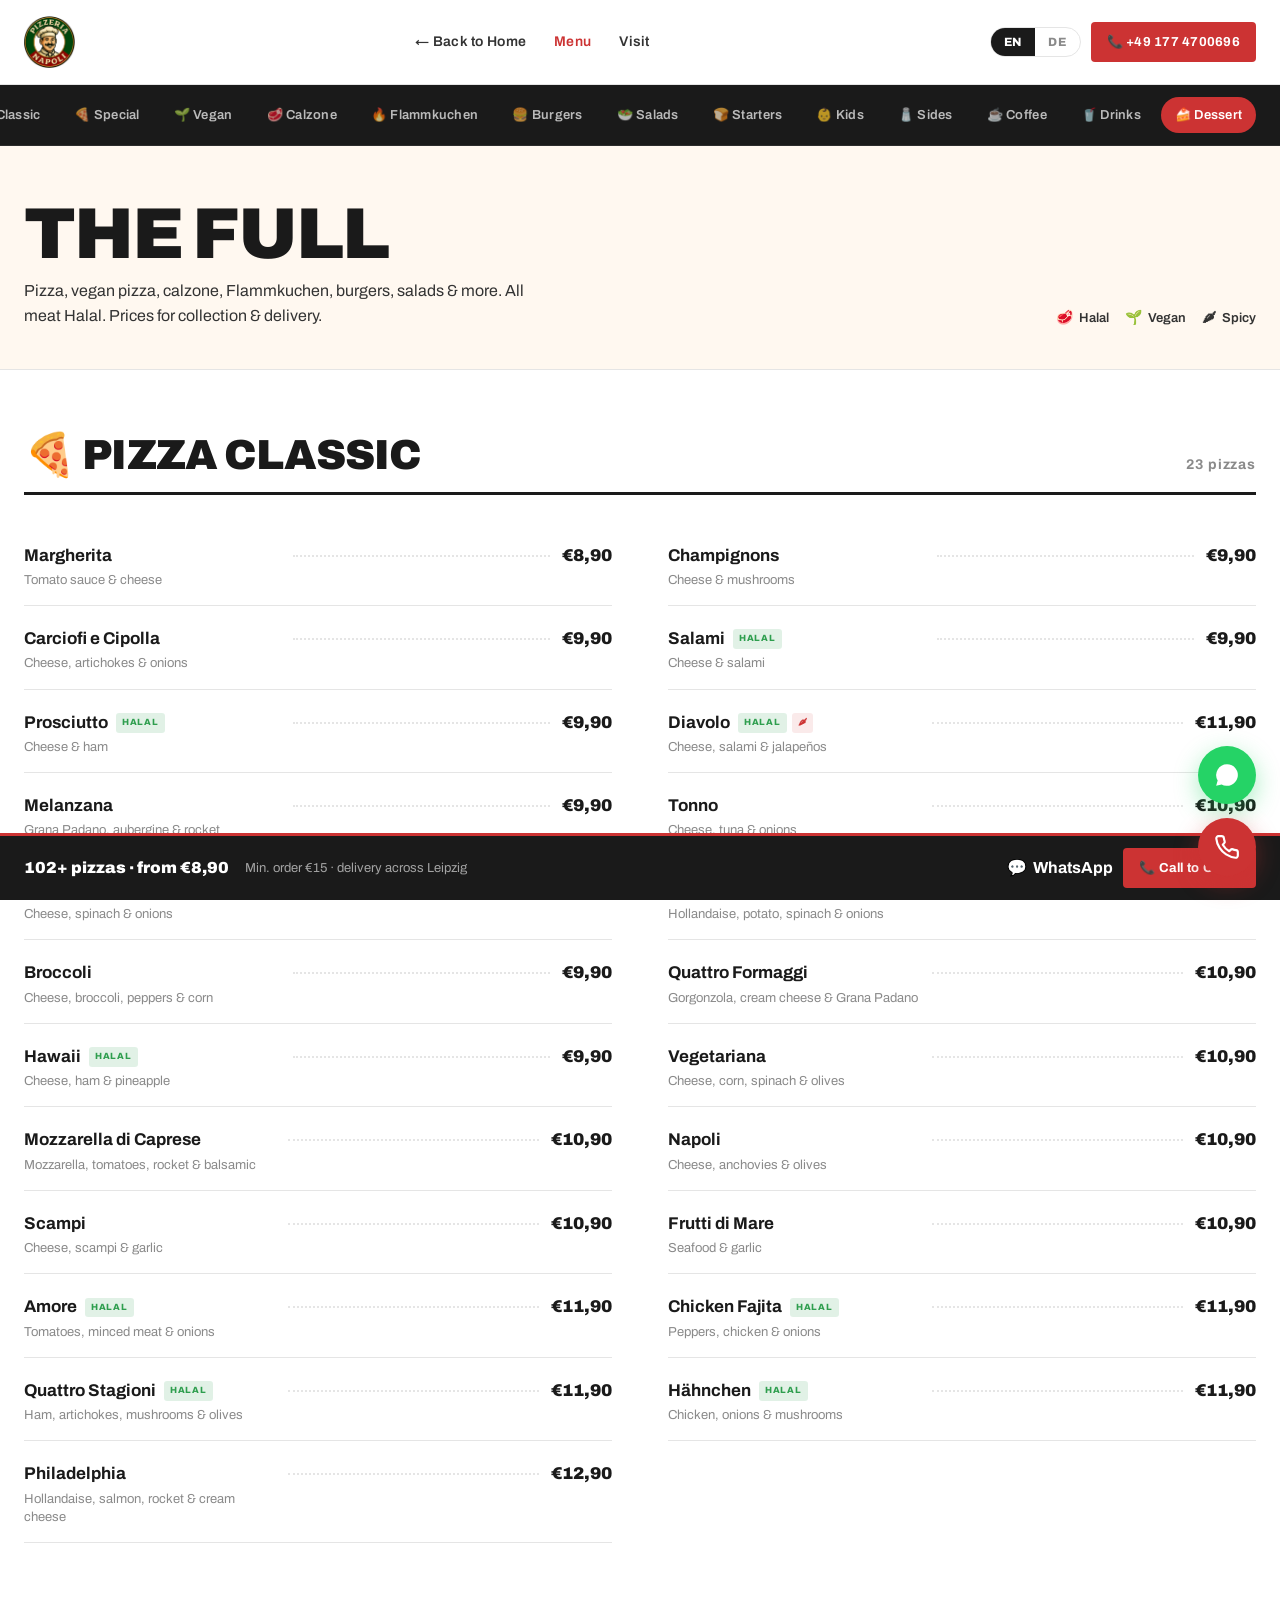
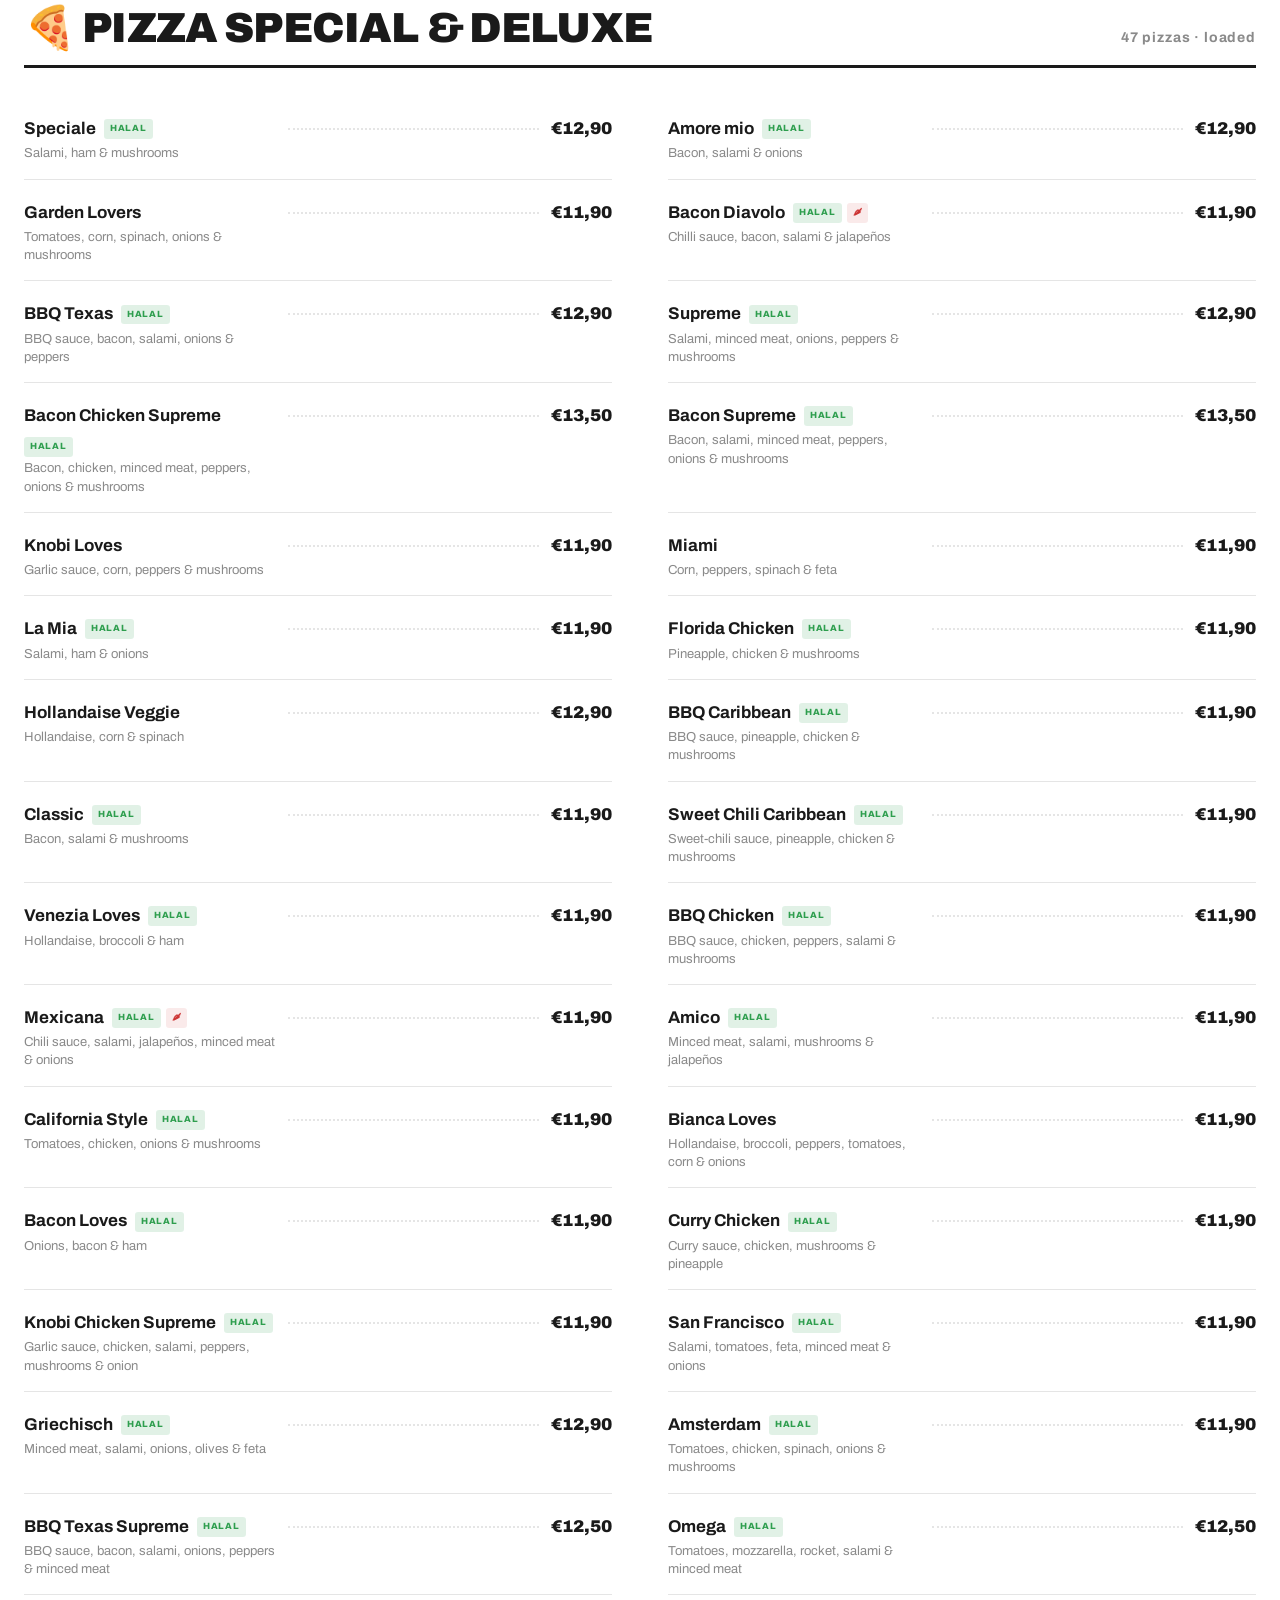
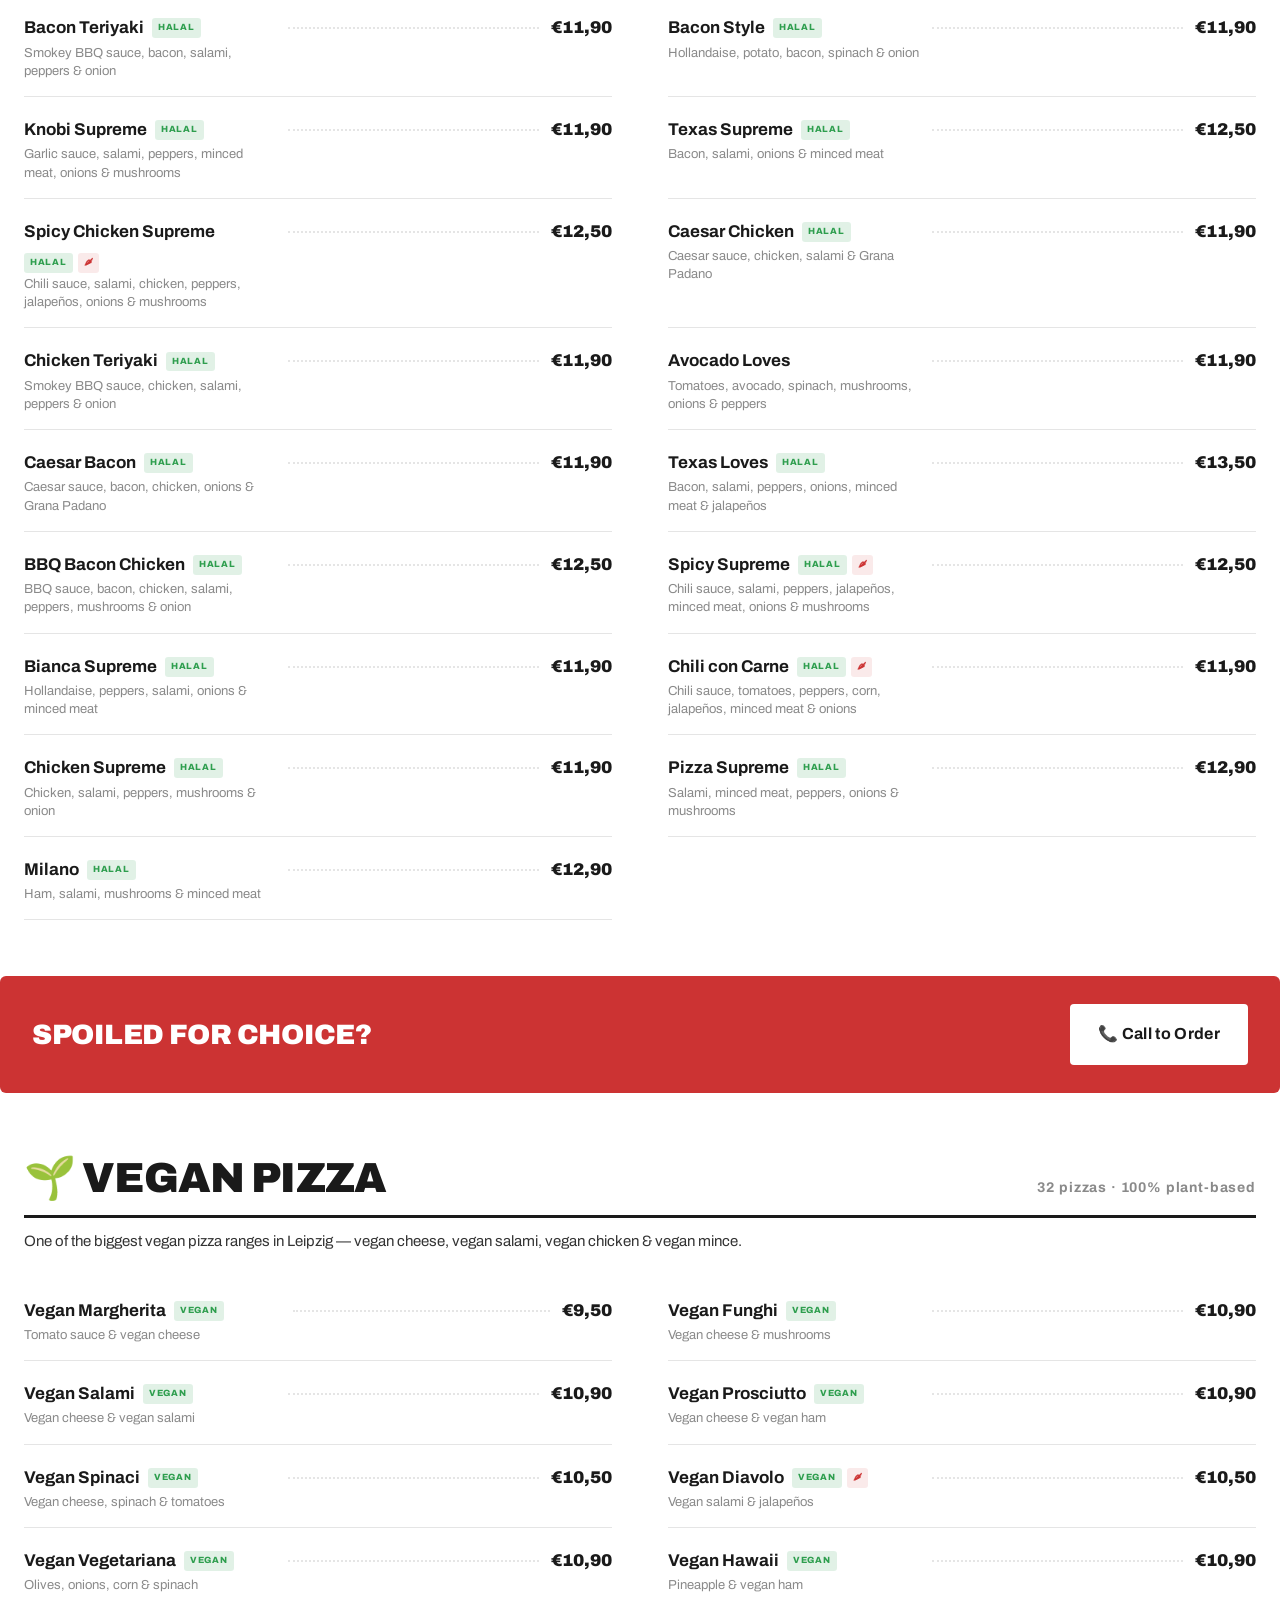
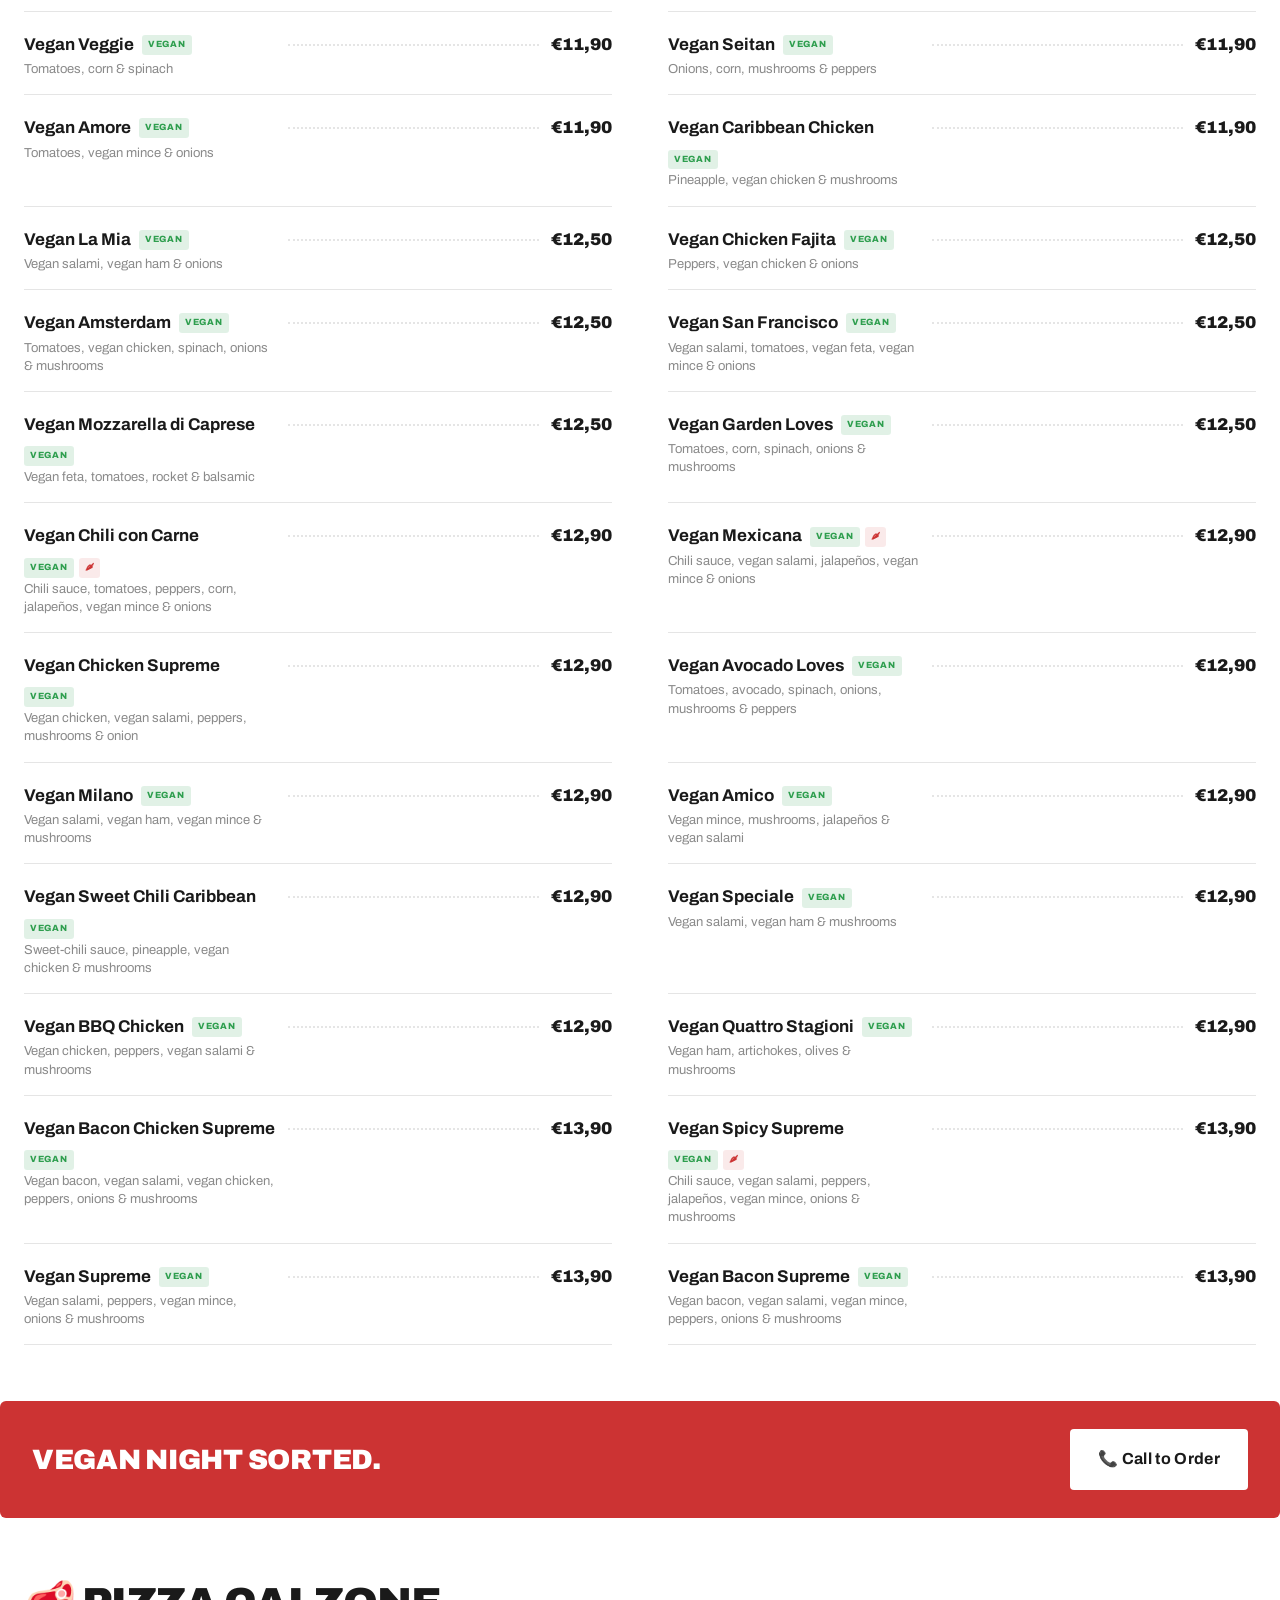
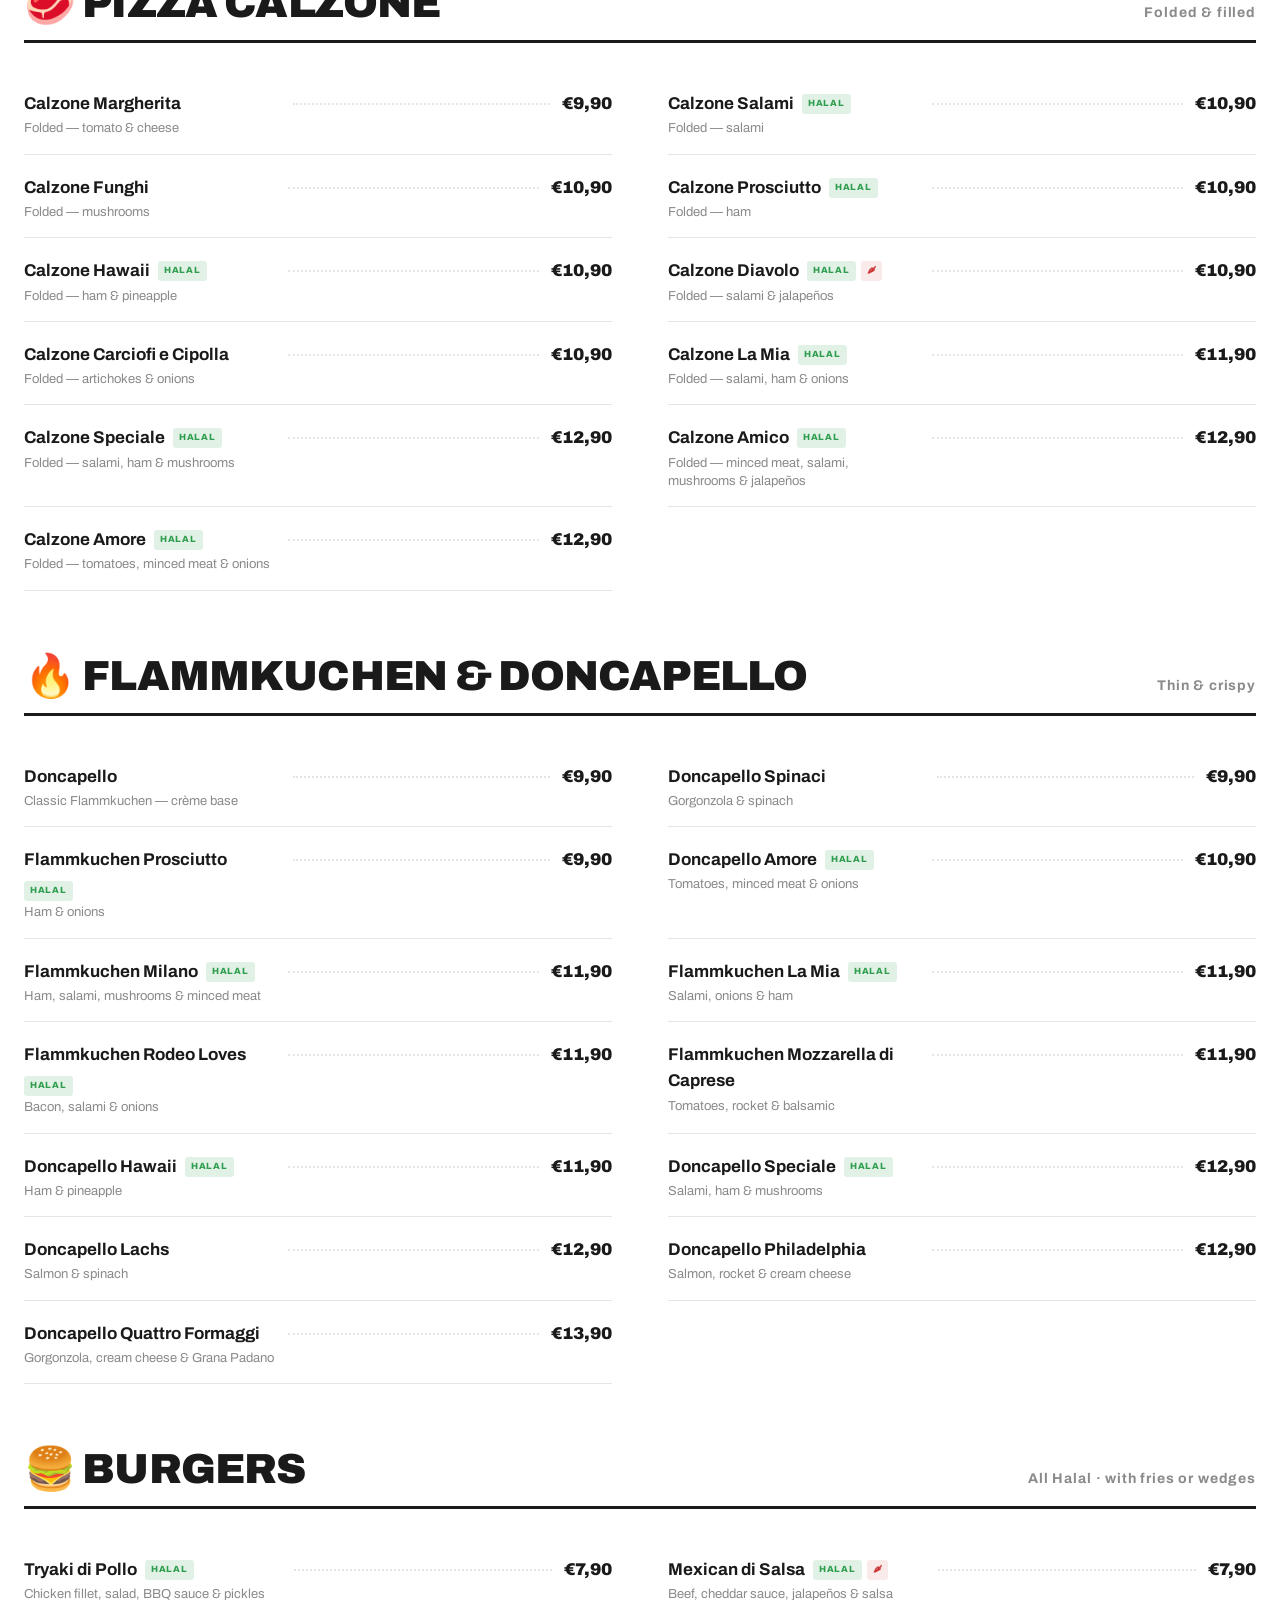
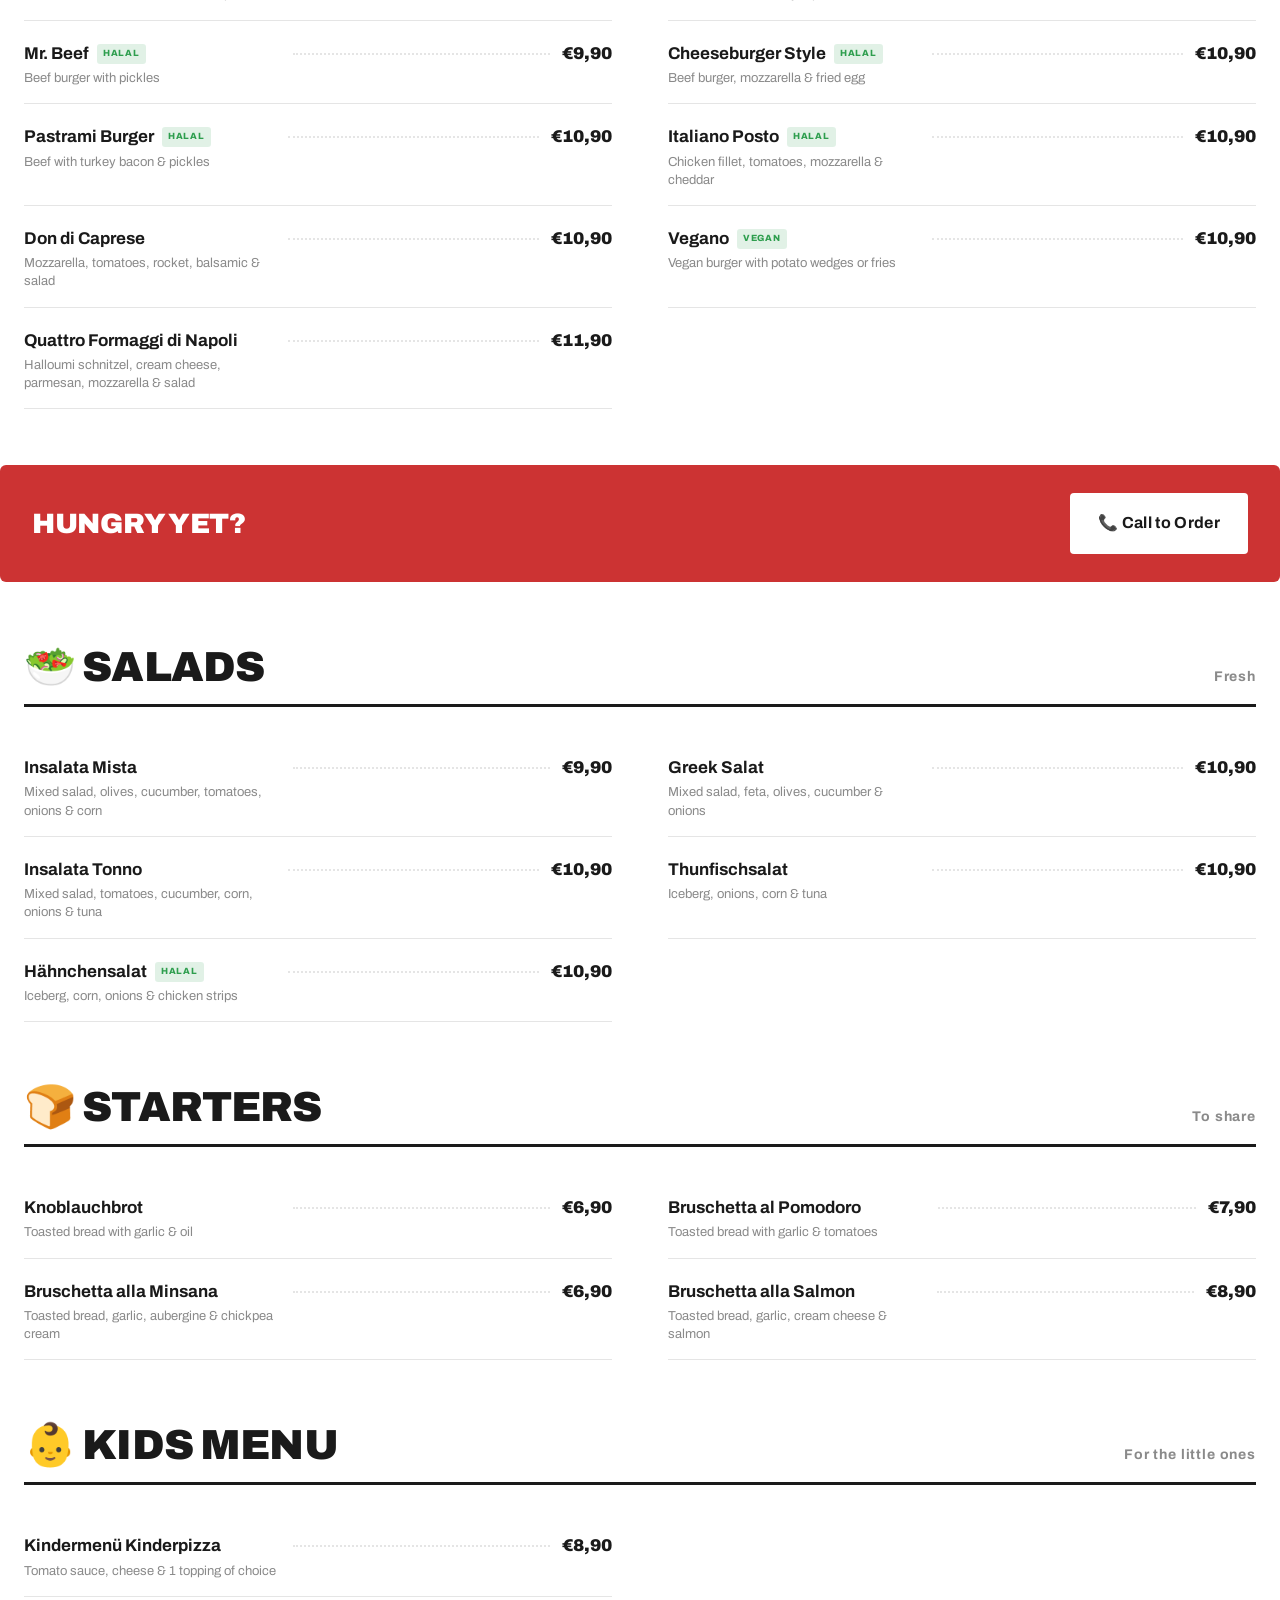
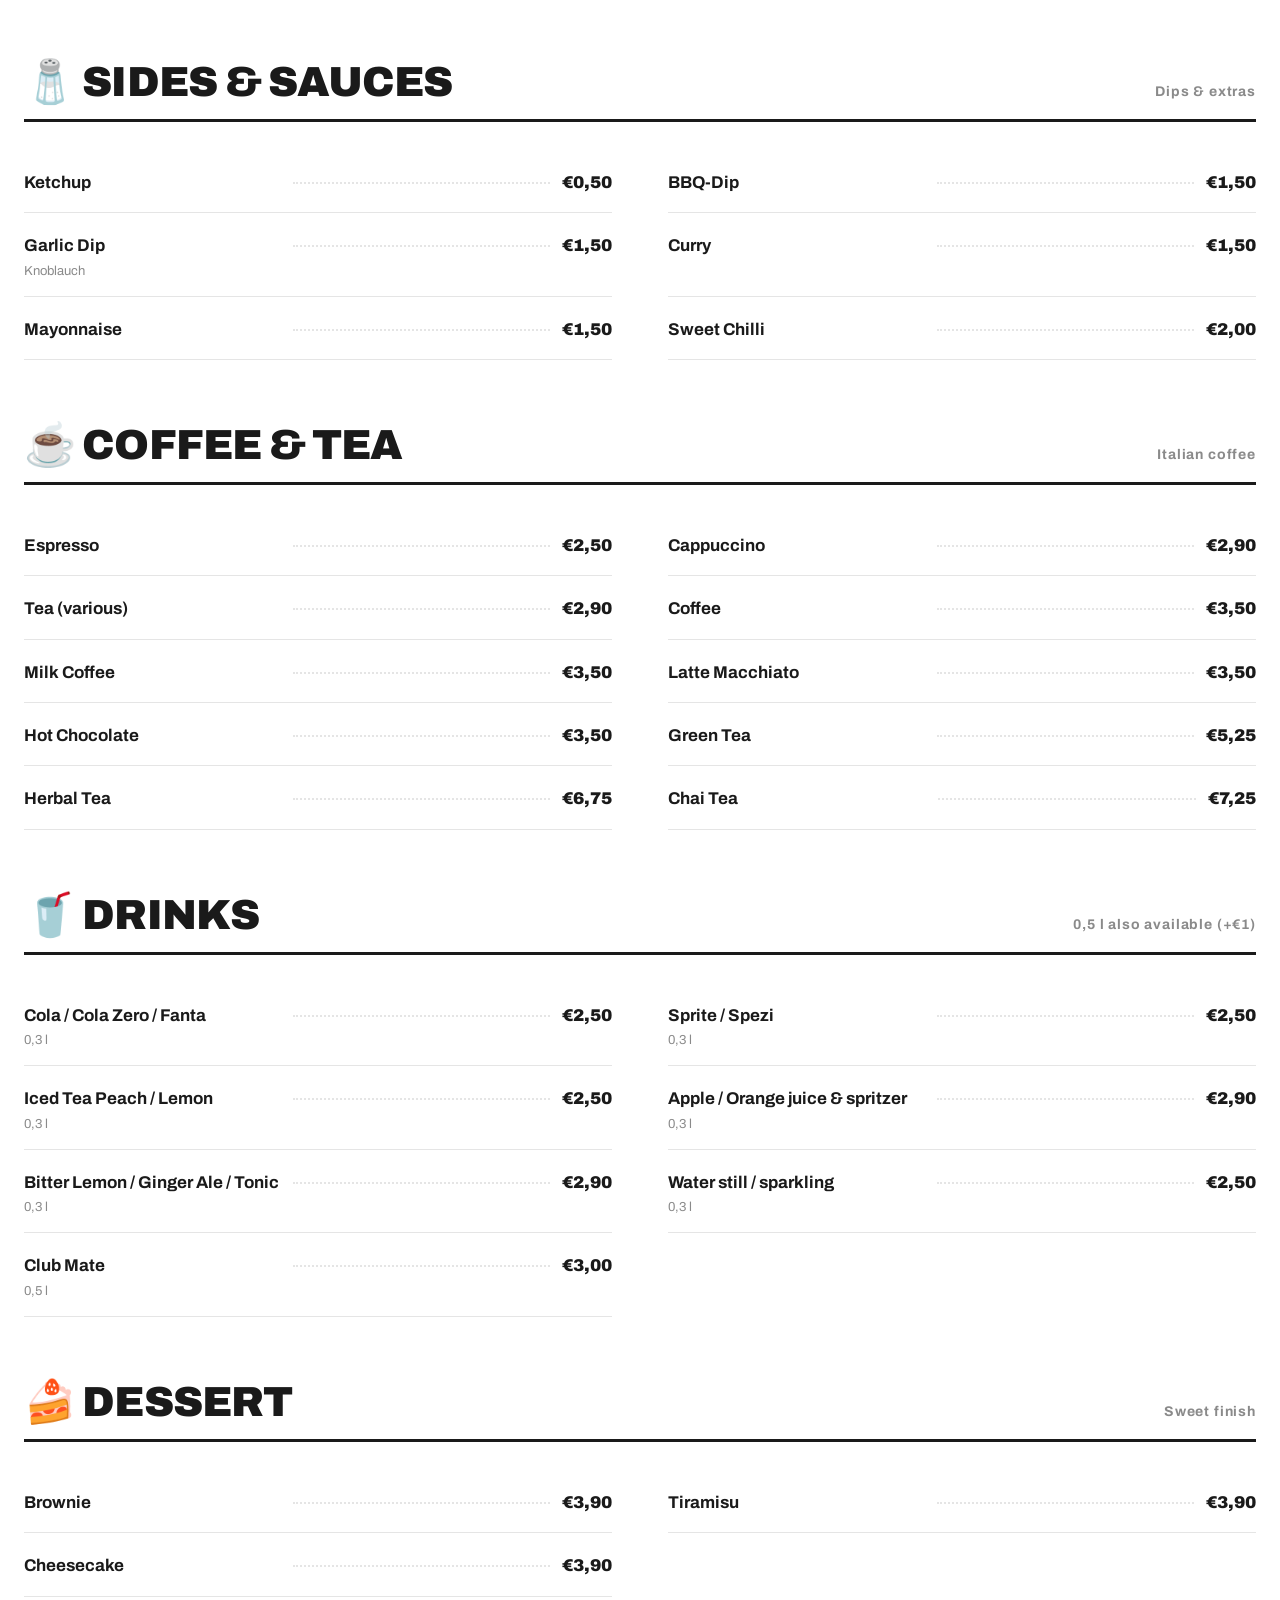
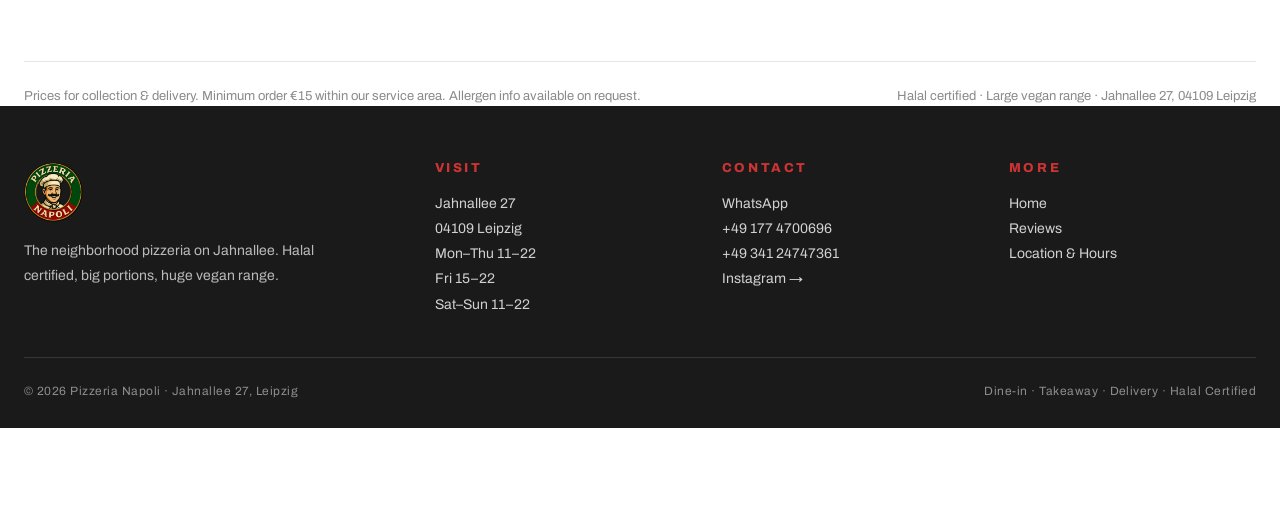
<file: menu.html>
<!DOCTYPE html>
<html lang="en">
<head>
<meta charset="UTF-8">
<meta name="viewport" content="width=device-width, initial-scale=1.0">
<title>Menu · Pizzeria Napoli Leipzig · 170+ Dishes · Halal · Vegan · Vollkorn</title>
<meta name="description" content="Full menu of Pizzeria Napoli, Jahnallee Leipzig. 170+ dishes: classic & special pizza, Vollkorn, vegan, Flammkuchen, pasta, burgers, salads, kids. Halal certified. Delivery across Leipzig.">
<meta name="keywords" content="Pizza Leipzig menu, Cheap Pizza Leipzig, Halal Pizza Leipzig, Vegan Pizza Leipzig, Pizzeria Napoli Leipzig menu, Pizza Delivery Leipzig">
<meta property="og:type" content="restaurant.menu">
<meta property="og:title" content="Menu · Pizzeria Napoli Leipzig · 170+ Dishes · Halal · Vegan · Vollkorn">
<meta property="og:description" content="Full menu: classic & special pizza, Vollkorn, vegan, Flammkuchen, pasta, burgers, salads, kids. Halal certified. Delivery across Leipzig.">
<meta property="og:image" content="https://pizzerianapolis.de/wp-content/uploads/2025/09/cropped-cropped-logo-removebg-preview.png">
<meta name="twitter:card" content="summary_large_image">
<link href="https://fonts.googleapis.com/css2?family=Archivo:wght@400;500;600;700;800;900&display=swap" rel="stylesheet">
<link rel="stylesheet" href="styles.css">
<style>
body { padding-bottom: 80px; }

/* sticky category nav */
.menu-subnav {
  position: sticky;
  top: 69px;
  z-index: 40;
  background: var(--ink);
  border-bottom: 1px solid rgba(255,255,255,0.08);
}
.menu-subnav__track {
  max-width: 1280px;
  margin: 0 auto;
  display: flex;
  gap: 6px;
  padding: 12px 24px;
  overflow-x: auto;
  scrollbar-width: none;
}
.menu-subnav__track::-webkit-scrollbar { display: none; }
.menu-subnav a {
  flex-shrink: 0;
  color: rgba(255,255,255,0.7);
  font-size: 13px;
  font-weight: 600;
  padding: 8px 14px;
  border-radius: 999px;
  white-space: nowrap;
  letter-spacing: 0.02em;
  transition: background 0.15s, color 0.15s;
}
.menu-subnav a:hover { color: var(--white); }
.menu-subnav a.active { background: var(--red); color: var(--white); }

/* menu hero */
.menu-hero {
  background: var(--cream);
  padding: 56px 24px 40px;
  border-bottom: 1px solid var(--grey-2);
}
.menu-hero__inner { max-width: 1280px; margin: 0 auto; display: flex; align-items: flex-end; justify-content: space-between; gap: 24px; flex-wrap: wrap; }
.menu-hero h1 { font-size: clamp(40px, 6vw, 72px); text-transform: uppercase; letter-spacing: -0.03em; line-height: 0.9; }
.menu-hero h1 .red { color: var(--red); }
.menu-hero p { font-size: 16px; color: var(--char); margin-top: 12px; max-width: 520px; }
.menu-legend { display: flex; gap: 16px; flex-wrap: wrap; }
.legend-item { display: inline-flex; align-items: center; gap: 6px; font-size: 13px; font-weight: 600; color: var(--char); }
.legend-dot { font-size: 14px; }

.note-banner {
  max-width: 1280px;
  margin: 24px auto 0;
  background: #FFF4E0;
  border: 1px solid #F0D9A8;
  border-radius: 6px;
  padding: 14px 18px;
  font-size: 13px;
  color: #7A5A12;
}
.note-banner strong { font-weight: 800; }

/* menu sections */
.menu-section { max-width: 1280px; margin: 0 auto; padding: 64px 24px 0; scroll-margin-top: 130px; }
.menu-section__head { display: flex; align-items: baseline; gap: 16px; border-bottom: 3px solid var(--ink); padding-bottom: 16px; margin-bottom: 32px; }
.menu-section__head h2 { font-size: clamp(28px, 4vw, 42px); text-transform: uppercase; letter-spacing: -0.02em; }
.menu-section__head .count { font-size: 14px; font-weight: 700; color: var(--grey-3); margin-left: auto; letter-spacing: 0.06em; }
.menu-section__sub { font-size: 15px; color: var(--char); margin-top: -20px; margin-bottom: 28px; }

.menu-grid { display: grid; grid-template-columns: 1fr 1fr; gap: 4px 56px; }
.menu-item {
  display: flex;
  align-items: baseline;
  gap: 12px;
  padding: 16px 0;
  border-bottom: 1px solid var(--grey-2);
}
.menu-item__main { flex: 1; min-width: 0; }
.menu-item__name { font-weight: 700; font-size: 17px; display: flex; align-items: center; gap: 8px; flex-wrap: wrap; }
.menu-item__badges { display: inline-flex; gap: 5px; }
.mbadge { font-size: 9px; font-weight: 800; letter-spacing: 0.08em; text-transform: uppercase; padding: 3px 6px; border-radius: 3px; }
.mbadge.halal { background: rgba(46,158,78,0.14); color: var(--green); }
.mbadge.vegan { background: rgba(46,158,78,0.14); color: var(--green); }
.mbadge.whole { background: rgba(204,51,51,0.1); color: var(--red); }
.mbadge.spicy { background: rgba(204,51,51,0.1); color: var(--red); }
.menu-item__desc { font-size: 13px; color: var(--grey-3); margin-top: 2px; line-height: 1.4; }
.menu-item__dots { flex: 1; border-bottom: 2px dotted var(--grey-2); transform: translateY(-4px); min-width: 16px; }
.menu-item__price { font-family: "Archivo"; font-weight: 900; font-size: 17px; white-space: nowrap; }
.menu-item__price .sizes { display: block; font-size: 11px; font-weight: 600; color: var(--grey-3); text-align: right; margin-top: 2px; letter-spacing: 0.02em; }
@media (max-width: 760px) { .menu-grid { grid-template-columns: 1fr; gap: 0; } }

/* size key for pizza */
.size-key {
  display: flex; gap: 20px; flex-wrap: wrap;
  background: var(--grey-1);
  border-radius: 6px;
  padding: 14px 20px;
  margin-bottom: 28px;
  font-size: 13px;
  font-weight: 600;
  color: var(--char);
}
.size-key b { color: var(--red); }

/* inline CTA */
.inline-cta {
  max-width: 1280px;
  margin: 56px auto 0;
  background: var(--red);
  color: var(--white);
  border-radius: 6px;
  padding: 28px 32px;
  display: flex;
  align-items: center;
  justify-content: space-between;
  gap: 20px;
  flex-wrap: wrap;
}
.inline-cta__text { font-family: "Archivo"; font-weight: 900; font-size: clamp(20px, 3vw, 28px); text-transform: uppercase; letter-spacing: -0.01em; }
.inline-cta__text span { opacity: 0.8; font-weight: 600; font-size: 15px; text-transform: none; display: block; letter-spacing: 0; }

/* footer note */
.menu-footnote { max-width: 1280px; margin: 64px auto 0; padding: 0 24px; }
.menu-footnote__inner { border-top: 1px solid var(--grey-2); padding-top: 24px; font-size: 13px; color: var(--grey-3); display: flex; justify-content: space-between; gap: 16px; flex-wrap: wrap; }

/* sticky bottom CTA */
.sticky-order {
  position: fixed;
  bottom: 0; left: 0; right: 0;
  z-index: 60;
  background: var(--ink);
  color: var(--white);
  border-top: 3px solid var(--red);
  padding: 12px 24px;
  display: flex;
  align-items: center;
  justify-content: space-between;
  gap: 16px;
}
.sticky-order__info { display: flex; align-items: center; gap: 16px; font-size: 14px; }
.sticky-order__info strong { font-family: "Archivo"; font-weight: 900; font-size: 16px; }
.sticky-order__info .min { color: rgba(255,255,255,0.6); font-size: 13px; }
.sticky-order__cta { display: flex; gap: 10px; }
.sticky-order .phone-link { color: var(--white); font-weight: 700; display: inline-flex; align-items: center; gap: 6px; }
@media (max-width: 640px) {
  .sticky-order__info .min { display: none; }
  .sticky-order .phone-link span { display: none; }
}
.floating-call { bottom: 84px; }
</style>
</head>
<body>

<!-- HEADER -->
<header class="site-header">
  <div class="site-header__inner">
    <a href="index.html" class="logo">
      <img class="logo__img" src="assets/napoli-logo.png" alt="Pizzeria Napoli logo" onerror="this.style.display='none'">
    </a>
    <nav class="nav">
      <a href="index.html" data-en="&larr; Back to Home" data-de="&larr; Zur Startseite">&larr; Back to Home</a>
      <a href="menu.html" class="active" data-en="Menu" data-de="Speisekarte">Menu</a>
      <a href="index.html#location" data-en="Visit" data-de="Besuch">Visit</a>
    </nav>
    <div class="header-cta">
      <div class="lang-toggle">
        <button class="lang-btn" data-lang="en">EN</button>
        <button class="lang-btn" data-lang="de">DE</button>
      </div>
      <a href="tel:+491774700696" class="btn btn--primary btn--sm">&#128222; +49 177 4700696</a>
    </div>
    <button class="hamburger" id="hamburger" aria-label="Menu" aria-expanded="false"><span></span><span></span><span></span></button>
  </div>
</header>

<!-- MOBILE DRAWER -->
<div class="mobile-drawer" id="drawer">
  <div class="mobile-drawer__panel">
    <a href="index.html" data-en="&larr; Home" data-de="&larr; Start">&larr; Home</a>
    <a href="menu.html" data-en="Menu" data-de="Speisekarte">Menu</a>
    <a href="index.html#location" data-en="Visit" data-de="Besuch">Visit</a>
    <div class="drawer-cta">
      <a href="tel:+491774700696" class="btn btn--primary" data-en="&#128222; Call to Order" data-de="&#128222; Anrufen &amp; Bestellen">&#128222; Call to Order</a>
      <a href="https://wa.me/4915733140648?text=Hallo%2C%20ich%20m%C3%B6chte%20gerne%20bestellen." target="_blank" rel="noopener noreferrer" class="btn btn--ghost" data-en="Order via WhatsApp" data-de="Per WhatsApp bestellen">Order via WhatsApp</a>
      <div class="lang-toggle" style="margin-top:8px;align-self:flex-start;">
        <button class="lang-btn" data-lang="en">EN</button>
        <button class="lang-btn" data-lang="de">DE</button>
      </div>
    </div>
  </div>
</div>

<!-- CATEGORY NAV -->
<nav class="menu-subnav" id="subnav">
  <div class="menu-subnav__track">
    <a href="#classic" data-en="&#127829; Classic" data-de="&#127829; Klassisch">&#127829; Classic</a>
    <a href="#special" data-en="&#127829; Special" data-de="&#127829; Spezial">&#127829; Special</a>
    <a href="#vegan" data-en="&#127793; Vegan" data-de="&#127793; Vegan">&#127793; Vegan</a>
    <a href="#calzone" data-en="&#129385; Calzone" data-de="&#129385; Calzone">&#129385; Calzone</a>
    <a href="#flammkuchen" data-en="&#128293; Flammkuchen" data-de="&#128293; Flammkuchen">&#128293; Flammkuchen</a>
    <a href="#burgers" data-en="&#127828; Burgers" data-de="&#127828; Burger">&#127828; Burgers</a>
    <a href="#salads" data-en="&#129367; Salads" data-de="&#129367; Salate">&#129367; Salads</a>
    <a href="#starters" data-en="&#127838; Starters" data-de="&#127838; Vorspeisen">&#127838; Starters</a>
    <a href="#kids" data-en="&#128118; Kids" data-de="&#128118; Kinder">&#128118; Kids</a>
    <a href="#sides" data-en="&#129474; Sides" data-de="&#129474; Beilagen">&#129474; Sides</a>
    <a href="#coffee" data-en="&#9749; Coffee" data-de="&#9749; Kaffee">&#9749; Coffee</a>
    <a href="#drinks" data-en="&#129380; Drinks" data-de="&#129380; Getränke">&#129380; Drinks</a>
    <a href="#dessert" data-en="&#127856; Dessert" data-de="&#127856; Dessert">&#127856; Dessert</a>
  </div>
</nav>

<!-- MENU HERO -->
<section class="menu-hero">
  <div class="menu-hero__inner">
    <div>
      <h1 data-en="The Full <span class="red">Menu</span>" data-de="Die ganze <span class="red">Speisekarte</span>">The Full <span class="red">Menu</span></h1>
      <p data-en="Pizza, vegan pizza, calzone, Flammkuchen, burgers, salads & more. All meat Halal. Prices for collection & delivery." data-de="Pizza, vegane Pizza, Calzone, Flammkuchen, Burger, Salate & mehr. Alles Fleisch Halal. Preise für Abholung & Lieferung.">Pizza, vegan pizza, calzone, Flammkuchen, burgers, salads & more. All meat Halal. Prices for collection & delivery.</p>
    </div>
    <div class="menu-legend">
      <span class="legend-item"><span class="legend-dot">&#129385;</span> Halal</span>
      <span class="legend-item"><span class="legend-dot">&#127793;</span> Vegan</span>
      <span class="legend-item"><span class="legend-dot">&#127798;</span> <span data-en="Spicy" data-de="Scharf">Spicy</span></span>
    </div>
  </div>
</section>

<section class="menu-section" id="classic">
  <div class="menu-section__head"><h2>&#127829; <span data-en="Pizza Classic" data-de="Pizza Klassisch">Pizza Classic</span></h2><span class="count" data-en="23 pizzas" data-de="23 Pizzen">23 pizzas</span></div>
  <div class="menu-grid">
    <div class="menu-item"><div class="menu-item__main"><div class="menu-item__name">Margherita</div><div class="menu-item__desc" data-en="Tomato sauce & cheese" data-de="Tomatensauce & Käse">Tomato sauce & cheese</div></div><div class="menu-item__dots"></div><div class="menu-item__price">&euro;8,90</div></div>
    <div class="menu-item"><div class="menu-item__main"><div class="menu-item__name">Champignons</div><div class="menu-item__desc" data-en="Cheese & mushrooms" data-de="Käse & Champignons">Cheese & mushrooms</div></div><div class="menu-item__dots"></div><div class="menu-item__price">&euro;9,90</div></div>
    <div class="menu-item"><div class="menu-item__main"><div class="menu-item__name">Carciofi e Cipolla</div><div class="menu-item__desc" data-en="Cheese, artichokes & onions" data-de="Käse, Artischocken & Zwiebeln">Cheese, artichokes & onions</div></div><div class="menu-item__dots"></div><div class="menu-item__price">&euro;9,90</div></div>
    <div class="menu-item"><div class="menu-item__main"><div class="menu-item__name">Salami <span class="menu-item__badges"><span class="mbadge halal">Halal</span></span></div><div class="menu-item__desc" data-en="Cheese & salami" data-de="Käse & Salami">Cheese & salami</div></div><div class="menu-item__dots"></div><div class="menu-item__price">&euro;9,90</div></div>
    <div class="menu-item"><div class="menu-item__main"><div class="menu-item__name">Prosciutto <span class="menu-item__badges"><span class="mbadge halal">Halal</span></span></div><div class="menu-item__desc" data-en="Cheese & ham" data-de="Käse & Schinken">Cheese & ham</div></div><div class="menu-item__dots"></div><div class="menu-item__price">&euro;9,90</div></div>
    <div class="menu-item"><div class="menu-item__main"><div class="menu-item__name">Diavolo <span class="menu-item__badges"><span class="mbadge halal">Halal</span><span class="mbadge spicy">&#127798;</span></span></div><div class="menu-item__desc" data-en="Cheese, salami & jalapeños" data-de="Käse, Salami & Jalapeños">Cheese, salami & jalapeños</div></div><div class="menu-item__dots"></div><div class="menu-item__price">&euro;11,90</div></div>
    <div class="menu-item"><div class="menu-item__main"><div class="menu-item__name">Melanzana</div><div class="menu-item__desc" data-en="Grana Padano, aubergine & rocket" data-de="Grana Padano, Aubergine & Rucola">Grana Padano, aubergine & rocket</div></div><div class="menu-item__dots"></div><div class="menu-item__price">&euro;9,90</div></div>
    <div class="menu-item"><div class="menu-item__main"><div class="menu-item__name">Tonno</div><div class="menu-item__desc" data-en="Cheese, tuna & onions" data-de="Käse, Thunfisch & Zwiebeln">Cheese, tuna & onions</div></div><div class="menu-item__dots"></div><div class="menu-item__price">&euro;10,90</div></div>
    <div class="menu-item"><div class="menu-item__main"><div class="menu-item__name">Spinaci</div><div class="menu-item__desc" data-en="Cheese, spinach & onions" data-de="Käse, Spinat & Zwiebeln">Cheese, spinach & onions</div></div><div class="menu-item__dots"></div><div class="menu-item__price">&euro;9,90</div></div>
    <div class="menu-item"><div class="menu-item__main"><div class="menu-item__name">Kartoffel</div><div class="menu-item__desc" data-en="Hollandaise, potato, spinach & onions" data-de="Sauce Hollandaise, Kartoffeln, Spinat & Zwiebeln">Hollandaise, potato, spinach & onions</div></div><div class="menu-item__dots"></div><div class="menu-item__price">&euro;10,90</div></div>
    <div class="menu-item"><div class="menu-item__main"><div class="menu-item__name">Broccoli</div><div class="menu-item__desc" data-en="Cheese, broccoli, peppers & corn" data-de="Käse, Brokkoli, Paprika & Mais">Cheese, broccoli, peppers & corn</div></div><div class="menu-item__dots"></div><div class="menu-item__price">&euro;9,90</div></div>
    <div class="menu-item"><div class="menu-item__main"><div class="menu-item__name">Quattro Formaggi</div><div class="menu-item__desc" data-en="Gorgonzola, cream cheese & Grana Padano" data-de="Gorgonzola, Frischkäse & Grana Padano">Gorgonzola, cream cheese & Grana Padano</div></div><div class="menu-item__dots"></div><div class="menu-item__price">&euro;10,90</div></div>
    <div class="menu-item"><div class="menu-item__main"><div class="menu-item__name">Hawaii <span class="menu-item__badges"><span class="mbadge halal">Halal</span></span></div><div class="menu-item__desc" data-en="Cheese, ham & pineapple" data-de="Käse, Schinken & Ananas">Cheese, ham & pineapple</div></div><div class="menu-item__dots"></div><div class="menu-item__price">&euro;9,90</div></div>
    <div class="menu-item"><div class="menu-item__main"><div class="menu-item__name">Vegetariana</div><div class="menu-item__desc" data-en="Cheese, corn, spinach & olives" data-de="Käse, Mais, Spinat & Oliven">Cheese, corn, spinach & olives</div></div><div class="menu-item__dots"></div><div class="menu-item__price">&euro;10,90</div></div>
    <div class="menu-item"><div class="menu-item__main"><div class="menu-item__name">Mozzarella di Caprese</div><div class="menu-item__desc" data-en="Mozzarella, tomatoes, rocket & balsamic" data-de="Mozzarella, Tomaten, Rucola & Balsamico">Mozzarella, tomatoes, rocket & balsamic</div></div><div class="menu-item__dots"></div><div class="menu-item__price">&euro;10,90</div></div>
    <div class="menu-item"><div class="menu-item__main"><div class="menu-item__name">Napoli</div><div class="menu-item__desc" data-en="Cheese, anchovies & olives" data-de="Käse, Sardellen & Oliven">Cheese, anchovies & olives</div></div><div class="menu-item__dots"></div><div class="menu-item__price">&euro;10,90</div></div>
    <div class="menu-item"><div class="menu-item__main"><div class="menu-item__name">Scampi</div><div class="menu-item__desc" data-en="Cheese, scampi & garlic" data-de="Käse, Scampi & Knoblauch">Cheese, scampi & garlic</div></div><div class="menu-item__dots"></div><div class="menu-item__price">&euro;10,90</div></div>
    <div class="menu-item"><div class="menu-item__main"><div class="menu-item__name">Frutti di Mare</div><div class="menu-item__desc" data-en="Seafood & garlic" data-de="Meeresfrüchte & Knoblauch">Seafood & garlic</div></div><div class="menu-item__dots"></div><div class="menu-item__price">&euro;10,90</div></div>
    <div class="menu-item"><div class="menu-item__main"><div class="menu-item__name">Amore <span class="menu-item__badges"><span class="mbadge halal">Halal</span></span></div><div class="menu-item__desc" data-en="Tomatoes, minced meat & onions" data-de="Tomaten, Hackfleisch & Zwiebeln">Tomatoes, minced meat & onions</div></div><div class="menu-item__dots"></div><div class="menu-item__price">&euro;11,90</div></div>
    <div class="menu-item"><div class="menu-item__main"><div class="menu-item__name">Chicken Fajita <span class="menu-item__badges"><span class="mbadge halal">Halal</span></span></div><div class="menu-item__desc" data-en="Peppers, chicken & onions" data-de="Paprika, Hähnchen & Zwiebeln">Peppers, chicken & onions</div></div><div class="menu-item__dots"></div><div class="menu-item__price">&euro;11,90</div></div>
    <div class="menu-item"><div class="menu-item__main"><div class="menu-item__name">Quattro Stagioni <span class="menu-item__badges"><span class="mbadge halal">Halal</span></span></div><div class="menu-item__desc" data-en="Ham, artichokes, mushrooms & olives" data-de="Schinken, Artischocken, Champignons & Oliven">Ham, artichokes, mushrooms & olives</div></div><div class="menu-item__dots"></div><div class="menu-item__price">&euro;11,90</div></div>
    <div class="menu-item"><div class="menu-item__main"><div class="menu-item__name">Hähnchen <span class="menu-item__badges"><span class="mbadge halal">Halal</span></span></div><div class="menu-item__desc" data-en="Chicken, onions & mushrooms" data-de="Hähnchen, Zwiebeln & Champignons">Chicken, onions & mushrooms</div></div><div class="menu-item__dots"></div><div class="menu-item__price">&euro;11,90</div></div>
    <div class="menu-item"><div class="menu-item__main"><div class="menu-item__name">Philadelphia</div><div class="menu-item__desc" data-en="Hollandaise, salmon, rocket & cream cheese" data-de="Sauce Hollandaise, Lachs, Rucola & Frischkäse">Hollandaise, salmon, rocket & cream cheese</div></div><div class="menu-item__dots"></div><div class="menu-item__price">&euro;12,90</div></div>
  </div>
</section>

<section class="menu-section" id="special">
  <div class="menu-section__head"><h2>&#127829; <span data-en="Pizza Special & Deluxe" data-de="Pizza Spezial & Deluxe">Pizza Special & Deluxe</span></h2><span class="count" data-en="47 pizzas &middot; loaded" data-de="47 Pizzen &middot; üppig belegt">47 pizzas &middot; loaded</span></div>
  <div class="menu-grid">
    <div class="menu-item"><div class="menu-item__main"><div class="menu-item__name">Speciale <span class="menu-item__badges"><span class="mbadge halal">Halal</span></span></div><div class="menu-item__desc" data-en="Salami, ham & mushrooms" data-de="Salami, Schinken & Champignons">Salami, ham & mushrooms</div></div><div class="menu-item__dots"></div><div class="menu-item__price">&euro;12,90</div></div>
    <div class="menu-item"><div class="menu-item__main"><div class="menu-item__name">Amore mio <span class="menu-item__badges"><span class="mbadge halal">Halal</span></span></div><div class="menu-item__desc" data-en="Bacon, salami & onions" data-de="Bacon, Salami & Zwiebeln">Bacon, salami & onions</div></div><div class="menu-item__dots"></div><div class="menu-item__price">&euro;12,90</div></div>
    <div class="menu-item"><div class="menu-item__main"><div class="menu-item__name">Garden Lovers</div><div class="menu-item__desc" data-en="Tomatoes, corn, spinach, onions & mushrooms" data-de="Tomaten, Mais, Spinat, Zwiebeln & Champignons">Tomatoes, corn, spinach, onions & mushrooms</div></div><div class="menu-item__dots"></div><div class="menu-item__price">&euro;11,90</div></div>
    <div class="menu-item"><div class="menu-item__main"><div class="menu-item__name">Bacon Diavolo <span class="menu-item__badges"><span class="mbadge halal">Halal</span><span class="mbadge spicy">&#127798;</span></span></div><div class="menu-item__desc" data-en="Chilli sauce, bacon, salami & jalapeños" data-de="Chilisauce, Bacon, Salami & Jalapeños">Chilli sauce, bacon, salami & jalapeños</div></div><div class="menu-item__dots"></div><div class="menu-item__price">&euro;11,90</div></div>
    <div class="menu-item"><div class="menu-item__main"><div class="menu-item__name">BBQ Texas <span class="menu-item__badges"><span class="mbadge halal">Halal</span></span></div><div class="menu-item__desc" data-en="BBQ sauce, bacon, salami, onions & peppers" data-de="BBQ-Sauce, Bacon, Salami, Zwiebeln & Paprika">BBQ sauce, bacon, salami, onions & peppers</div></div><div class="menu-item__dots"></div><div class="menu-item__price">&euro;12,90</div></div>
    <div class="menu-item"><div class="menu-item__main"><div class="menu-item__name">Supreme <span class="menu-item__badges"><span class="mbadge halal">Halal</span></span></div><div class="menu-item__desc" data-en="Salami, minced meat, onions, peppers & mushrooms" data-de="Salami, Hackfleisch, Zwiebeln, Paprika & Champignons">Salami, minced meat, onions, peppers & mushrooms</div></div><div class="menu-item__dots"></div><div class="menu-item__price">&euro;12,90</div></div>
    <div class="menu-item"><div class="menu-item__main"><div class="menu-item__name">Bacon Chicken Supreme <span class="menu-item__badges"><span class="mbadge halal">Halal</span></span></div><div class="menu-item__desc" data-en="Bacon, chicken, minced meat, peppers, onions & mushrooms" data-de="Bacon, Hähnchen, Hackfleisch, Paprika, Zwiebeln & Champignons">Bacon, chicken, minced meat, peppers, onions & mushrooms</div></div><div class="menu-item__dots"></div><div class="menu-item__price">&euro;13,50</div></div>
    <div class="menu-item"><div class="menu-item__main"><div class="menu-item__name">Bacon Supreme <span class="menu-item__badges"><span class="mbadge halal">Halal</span></span></div><div class="menu-item__desc" data-en="Bacon, salami, minced meat, peppers, onions & mushrooms" data-de="Bacon, Salami, Hackfleisch, Paprika, Zwiebeln & Champignons">Bacon, salami, minced meat, peppers, onions & mushrooms</div></div><div class="menu-item__dots"></div><div class="menu-item__price">&euro;13,50</div></div>
    <div class="menu-item"><div class="menu-item__main"><div class="menu-item__name">Knobi Loves</div><div class="menu-item__desc" data-en="Garlic sauce, corn, peppers & mushrooms" data-de="Knoblauchsauce, Mais, Paprika & Champignons">Garlic sauce, corn, peppers & mushrooms</div></div><div class="menu-item__dots"></div><div class="menu-item__price">&euro;11,90</div></div>
    <div class="menu-item"><div class="menu-item__main"><div class="menu-item__name">Miami</div><div class="menu-item__desc" data-en="Corn, peppers, spinach & feta" data-de="Mais, Paprika, Spinat & Feta">Corn, peppers, spinach & feta</div></div><div class="menu-item__dots"></div><div class="menu-item__price">&euro;11,90</div></div>
    <div class="menu-item"><div class="menu-item__main"><div class="menu-item__name">La Mia <span class="menu-item__badges"><span class="mbadge halal">Halal</span></span></div><div class="menu-item__desc" data-en="Salami, ham & onions" data-de="Salami, Schinken & Zwiebeln">Salami, ham & onions</div></div><div class="menu-item__dots"></div><div class="menu-item__price">&euro;11,90</div></div>
    <div class="menu-item"><div class="menu-item__main"><div class="menu-item__name">Florida Chicken <span class="menu-item__badges"><span class="mbadge halal">Halal</span></span></div><div class="menu-item__desc" data-en="Pineapple, chicken & mushrooms" data-de="Ananas, Hähnchen & Champignons">Pineapple, chicken & mushrooms</div></div><div class="menu-item__dots"></div><div class="menu-item__price">&euro;11,90</div></div>
    <div class="menu-item"><div class="menu-item__main"><div class="menu-item__name">Hollandaise Veggie</div><div class="menu-item__desc" data-en="Hollandaise, corn & spinach" data-de="Sauce Hollandaise, Mais & Spinat">Hollandaise, corn & spinach</div></div><div class="menu-item__dots"></div><div class="menu-item__price">&euro;12,90</div></div>
    <div class="menu-item"><div class="menu-item__main"><div class="menu-item__name">BBQ Caribbean <span class="menu-item__badges"><span class="mbadge halal">Halal</span></span></div><div class="menu-item__desc" data-en="BBQ sauce, pineapple, chicken & mushrooms" data-de="BBQ-Sauce, Ananas, Hähnchen & Champignons">BBQ sauce, pineapple, chicken & mushrooms</div></div><div class="menu-item__dots"></div><div class="menu-item__price">&euro;11,90</div></div>
    <div class="menu-item"><div class="menu-item__main"><div class="menu-item__name">Classic <span class="menu-item__badges"><span class="mbadge halal">Halal</span></span></div><div class="menu-item__desc" data-en="Bacon, salami & mushrooms" data-de="Bacon, Salami & Champignons">Bacon, salami & mushrooms</div></div><div class="menu-item__dots"></div><div class="menu-item__price">&euro;11,90</div></div>
    <div class="menu-item"><div class="menu-item__main"><div class="menu-item__name">Sweet Chili Caribbean <span class="menu-item__badges"><span class="mbadge halal">Halal</span></span></div><div class="menu-item__desc" data-en="Sweet-chili sauce, pineapple, chicken & mushrooms" data-de="Sweet-Chili-Sauce, Ananas, Hähnchen & Champignons">Sweet-chili sauce, pineapple, chicken & mushrooms</div></div><div class="menu-item__dots"></div><div class="menu-item__price">&euro;11,90</div></div>
    <div class="menu-item"><div class="menu-item__main"><div class="menu-item__name">Venezia Loves <span class="menu-item__badges"><span class="mbadge halal">Halal</span></span></div><div class="menu-item__desc" data-en="Hollandaise, broccoli & ham" data-de="Sauce Hollandaise, Brokkoli & Schinken">Hollandaise, broccoli & ham</div></div><div class="menu-item__dots"></div><div class="menu-item__price">&euro;11,90</div></div>
    <div class="menu-item"><div class="menu-item__main"><div class="menu-item__name">BBQ Chicken <span class="menu-item__badges"><span class="mbadge halal">Halal</span></span></div><div class="menu-item__desc" data-en="BBQ sauce, chicken, peppers, salami & mushrooms" data-de="BBQ-Sauce, Hähnchen, Paprika, Salami & Champignons">BBQ sauce, chicken, peppers, salami & mushrooms</div></div><div class="menu-item__dots"></div><div class="menu-item__price">&euro;11,90</div></div>
    <div class="menu-item"><div class="menu-item__main"><div class="menu-item__name">Mexicana <span class="menu-item__badges"><span class="mbadge halal">Halal</span><span class="mbadge spicy">&#127798;</span></span></div><div class="menu-item__desc" data-en="Chili sauce, salami, jalapeños, minced meat & onions" data-de="Chilisauce, Salami, Jalapeños, Hackfleisch & Zwiebeln">Chili sauce, salami, jalapeños, minced meat & onions</div></div><div class="menu-item__dots"></div><div class="menu-item__price">&euro;11,90</div></div>
    <div class="menu-item"><div class="menu-item__main"><div class="menu-item__name">Amico <span class="menu-item__badges"><span class="mbadge halal">Halal</span></span></div><div class="menu-item__desc" data-en="Minced meat, salami, mushrooms & jalapeños" data-de="Hackfleisch, Salami, Champignons & Jalapeños">Minced meat, salami, mushrooms & jalapeños</div></div><div class="menu-item__dots"></div><div class="menu-item__price">&euro;11,90</div></div>
    <div class="menu-item"><div class="menu-item__main"><div class="menu-item__name">California Style <span class="menu-item__badges"><span class="mbadge halal">Halal</span></span></div><div class="menu-item__desc" data-en="Tomatoes, chicken, onions & mushrooms" data-de="Tomaten, Hähnchen, Zwiebeln & Champignons">Tomatoes, chicken, onions & mushrooms</div></div><div class="menu-item__dots"></div><div class="menu-item__price">&euro;11,90</div></div>
    <div class="menu-item"><div class="menu-item__main"><div class="menu-item__name">Bianca Loves</div><div class="menu-item__desc" data-en="Hollandaise, broccoli, peppers, tomatoes, corn & onions" data-de="Sauce Hollandaise, Brokkoli, Paprika, Tomaten, Mais & Zwiebeln">Hollandaise, broccoli, peppers, tomatoes, corn & onions</div></div><div class="menu-item__dots"></div><div class="menu-item__price">&euro;11,90</div></div>
    <div class="menu-item"><div class="menu-item__main"><div class="menu-item__name">Bacon Loves <span class="menu-item__badges"><span class="mbadge halal">Halal</span></span></div><div class="menu-item__desc" data-en="Onions, bacon & ham" data-de="Zwiebeln, Bacon & Schinken">Onions, bacon & ham</div></div><div class="menu-item__dots"></div><div class="menu-item__price">&euro;11,90</div></div>
    <div class="menu-item"><div class="menu-item__main"><div class="menu-item__name">Curry Chicken <span class="menu-item__badges"><span class="mbadge halal">Halal</span></span></div><div class="menu-item__desc" data-en="Curry sauce, chicken, mushrooms & pineapple" data-de="Currysauce, Hähnchen, Champignons & Ananas">Curry sauce, chicken, mushrooms & pineapple</div></div><div class="menu-item__dots"></div><div class="menu-item__price">&euro;11,90</div></div>
    <div class="menu-item"><div class="menu-item__main"><div class="menu-item__name">Knobi Chicken Supreme <span class="menu-item__badges"><span class="mbadge halal">Halal</span></span></div><div class="menu-item__desc" data-en="Garlic sauce, chicken, salami, peppers, mushrooms & onion" data-de="Knoblauchsauce, Hähnchen, Salami, Paprika, Champignons & Zwiebeln">Garlic sauce, chicken, salami, peppers, mushrooms & onion</div></div><div class="menu-item__dots"></div><div class="menu-item__price">&euro;11,90</div></div>
    <div class="menu-item"><div class="menu-item__main"><div class="menu-item__name">San Francisco <span class="menu-item__badges"><span class="mbadge halal">Halal</span></span></div><div class="menu-item__desc" data-en="Salami, tomatoes, feta, minced meat & onions" data-de="Salami, Tomaten, Feta, Hackfleisch & Zwiebeln">Salami, tomatoes, feta, minced meat & onions</div></div><div class="menu-item__dots"></div><div class="menu-item__price">&euro;11,90</div></div>
    <div class="menu-item"><div class="menu-item__main"><div class="menu-item__name">Griechisch <span class="menu-item__badges"><span class="mbadge halal">Halal</span></span></div><div class="menu-item__desc" data-en="Minced meat, salami, onions, olives & feta" data-de="Hackfleisch, Salami, Zwiebeln, Oliven & Feta">Minced meat, salami, onions, olives & feta</div></div><div class="menu-item__dots"></div><div class="menu-item__price">&euro;12,90</div></div>
    <div class="menu-item"><div class="menu-item__main"><div class="menu-item__name">Amsterdam <span class="menu-item__badges"><span class="mbadge halal">Halal</span></span></div><div class="menu-item__desc" data-en="Tomatoes, chicken, spinach, onions & mushrooms" data-de="Tomaten, Hähnchen, Spinat, Zwiebeln & Champignons">Tomatoes, chicken, spinach, onions & mushrooms</div></div><div class="menu-item__dots"></div><div class="menu-item__price">&euro;11,90</div></div>
    <div class="menu-item"><div class="menu-item__main"><div class="menu-item__name">BBQ Texas Supreme <span class="menu-item__badges"><span class="mbadge halal">Halal</span></span></div><div class="menu-item__desc" data-en="BBQ sauce, bacon, salami, onions, peppers & minced meat" data-de="BBQ-Sauce, Bacon, Salami, Zwiebeln, Paprika & Hackfleisch">BBQ sauce, bacon, salami, onions, peppers & minced meat</div></div><div class="menu-item__dots"></div><div class="menu-item__price">&euro;12,50</div></div>
    <div class="menu-item"><div class="menu-item__main"><div class="menu-item__name">Omega <span class="menu-item__badges"><span class="mbadge halal">Halal</span></span></div><div class="menu-item__desc" data-en="Tomatoes, mozzarella, rocket, salami & minced meat" data-de="Tomaten, Mozzarella, Rucola, Salami & Hackfleisch">Tomatoes, mozzarella, rocket, salami & minced meat</div></div><div class="menu-item__dots"></div><div class="menu-item__price">&euro;12,50</div></div>
    <div class="menu-item"><div class="menu-item__main"><div class="menu-item__name">Bacon Teriyaki <span class="menu-item__badges"><span class="mbadge halal">Halal</span></span></div><div class="menu-item__desc" data-en="Smokey BBQ sauce, bacon, salami, peppers & onion" data-de="Rauchige BBQ-Sauce, Bacon, Salami, Paprika & Zwiebeln">Smokey BBQ sauce, bacon, salami, peppers & onion</div></div><div class="menu-item__dots"></div><div class="menu-item__price">&euro;11,90</div></div>
    <div class="menu-item"><div class="menu-item__main"><div class="menu-item__name">Bacon Style <span class="menu-item__badges"><span class="mbadge halal">Halal</span></span></div><div class="menu-item__desc" data-en="Hollandaise, potato, bacon, spinach & onion" data-de="Sauce Hollandaise, Kartoffeln, Bacon, Spinat & Zwiebeln">Hollandaise, potato, bacon, spinach & onion</div></div><div class="menu-item__dots"></div><div class="menu-item__price">&euro;11,90</div></div>
    <div class="menu-item"><div class="menu-item__main"><div class="menu-item__name">Knobi Supreme <span class="menu-item__badges"><span class="mbadge halal">Halal</span></span></div><div class="menu-item__desc" data-en="Garlic sauce, salami, peppers, minced meat, onions & mushrooms" data-de="Knoblauchsauce, Salami, Paprika, Hackfleisch, Zwiebeln & Champignons">Garlic sauce, salami, peppers, minced meat, onions & mushrooms</div></div><div class="menu-item__dots"></div><div class="menu-item__price">&euro;11,90</div></div>
    <div class="menu-item"><div class="menu-item__main"><div class="menu-item__name">Texas Supreme <span class="menu-item__badges"><span class="mbadge halal">Halal</span></span></div><div class="menu-item__desc" data-en="Bacon, salami, onions & minced meat" data-de="Bacon, Salami, Zwiebeln & Hackfleisch">Bacon, salami, onions & minced meat</div></div><div class="menu-item__dots"></div><div class="menu-item__price">&euro;12,50</div></div>
    <div class="menu-item"><div class="menu-item__main"><div class="menu-item__name">Spicy Chicken Supreme <span class="menu-item__badges"><span class="mbadge halal">Halal</span><span class="mbadge spicy">&#127798;</span></span></div><div class="menu-item__desc" data-en="Chili sauce, salami, chicken, peppers, jalapeños, onions & mushrooms" data-de="Chilisauce, Salami, Hähnchen, Paprika, Jalapeños, Zwiebeln & Champignons">Chili sauce, salami, chicken, peppers, jalapeños, onions & mushrooms</div></div><div class="menu-item__dots"></div><div class="menu-item__price">&euro;12,50</div></div>
    <div class="menu-item"><div class="menu-item__main"><div class="menu-item__name">Caesar Chicken <span class="menu-item__badges"><span class="mbadge halal">Halal</span></span></div><div class="menu-item__desc" data-en="Caesar sauce, chicken, salami & Grana Padano" data-de="Caesar-Sauce, Hähnchen, Salami & Grana Padano">Caesar sauce, chicken, salami & Grana Padano</div></div><div class="menu-item__dots"></div><div class="menu-item__price">&euro;11,90</div></div>
    <div class="menu-item"><div class="menu-item__main"><div class="menu-item__name">Chicken Teriyaki <span class="menu-item__badges"><span class="mbadge halal">Halal</span></span></div><div class="menu-item__desc" data-en="Smokey BBQ sauce, chicken, salami, peppers & onion" data-de="Rauchige BBQ-Sauce, Hähnchen, Salami, Paprika & Zwiebeln">Smokey BBQ sauce, chicken, salami, peppers & onion</div></div><div class="menu-item__dots"></div><div class="menu-item__price">&euro;11,90</div></div>
    <div class="menu-item"><div class="menu-item__main"><div class="menu-item__name">Avocado Loves</div><div class="menu-item__desc" data-en="Tomatoes, avocado, spinach, mushrooms, onions & peppers" data-de="Tomaten, Avocado, Spinat, Champignons, Zwiebeln & Paprika">Tomatoes, avocado, spinach, mushrooms, onions & peppers</div></div><div class="menu-item__dots"></div><div class="menu-item__price">&euro;11,90</div></div>
    <div class="menu-item"><div class="menu-item__main"><div class="menu-item__name">Caesar Bacon <span class="menu-item__badges"><span class="mbadge halal">Halal</span></span></div><div class="menu-item__desc" data-en="Caesar sauce, bacon, chicken, onions & Grana Padano" data-de="Caesar-Sauce, Bacon, Hähnchen, Zwiebeln & Grana Padano">Caesar sauce, bacon, chicken, onions & Grana Padano</div></div><div class="menu-item__dots"></div><div class="menu-item__price">&euro;11,90</div></div>
    <div class="menu-item"><div class="menu-item__main"><div class="menu-item__name">Texas Loves <span class="menu-item__badges"><span class="mbadge halal">Halal</span></span></div><div class="menu-item__desc" data-en="Bacon, salami, peppers, onions, minced meat & jalapeños" data-de="Bacon, Salami, Paprika, Zwiebeln, Hackfleisch & Jalapeños">Bacon, salami, peppers, onions, minced meat & jalapeños</div></div><div class="menu-item__dots"></div><div class="menu-item__price">&euro;13,50</div></div>
    <div class="menu-item"><div class="menu-item__main"><div class="menu-item__name">BBQ Bacon Chicken <span class="menu-item__badges"><span class="mbadge halal">Halal</span></span></div><div class="menu-item__desc" data-en="BBQ sauce, bacon, chicken, salami, peppers, mushrooms & onion" data-de="BBQ-Sauce, Bacon, Hähnchen, Salami, Paprika, Champignons & Zwiebeln">BBQ sauce, bacon, chicken, salami, peppers, mushrooms & onion</div></div><div class="menu-item__dots"></div><div class="menu-item__price">&euro;12,50</div></div>
    <div class="menu-item"><div class="menu-item__main"><div class="menu-item__name">Spicy Supreme <span class="menu-item__badges"><span class="mbadge halal">Halal</span><span class="mbadge spicy">&#127798;</span></span></div><div class="menu-item__desc" data-en="Chili sauce, salami, peppers, jalapeños, minced meat, onions & mushrooms" data-de="Chilisauce, Salami, Paprika, Jalapeños, Hackfleisch, Zwiebeln & Champignons">Chili sauce, salami, peppers, jalapeños, minced meat, onions & mushrooms</div></div><div class="menu-item__dots"></div><div class="menu-item__price">&euro;12,50</div></div>
    <div class="menu-item"><div class="menu-item__main"><div class="menu-item__name">Bianca Supreme <span class="menu-item__badges"><span class="mbadge halal">Halal</span></span></div><div class="menu-item__desc" data-en="Hollandaise, peppers, salami, onions & minced meat" data-de="Sauce Hollandaise, Paprika, Salami, Zwiebeln & Hackfleisch">Hollandaise, peppers, salami, onions & minced meat</div></div><div class="menu-item__dots"></div><div class="menu-item__price">&euro;11,90</div></div>
    <div class="menu-item"><div class="menu-item__main"><div class="menu-item__name">Chili con Carne <span class="menu-item__badges"><span class="mbadge halal">Halal</span><span class="mbadge spicy">&#127798;</span></span></div><div class="menu-item__desc" data-en="Chili sauce, tomatoes, peppers, corn, jalapeños, minced meat & onions" data-de="Chilisauce, Tomaten, Paprika, Mais, Jalapeños, Hackfleisch & Zwiebeln">Chili sauce, tomatoes, peppers, corn, jalapeños, minced meat & onions</div></div><div class="menu-item__dots"></div><div class="menu-item__price">&euro;11,90</div></div>
    <div class="menu-item"><div class="menu-item__main"><div class="menu-item__name">Chicken Supreme <span class="menu-item__badges"><span class="mbadge halal">Halal</span></span></div><div class="menu-item__desc" data-en="Chicken, salami, peppers, mushrooms & onion" data-de="Hähnchen, Salami, Paprika, Champignons & Zwiebeln">Chicken, salami, peppers, mushrooms & onion</div></div><div class="menu-item__dots"></div><div class="menu-item__price">&euro;11,90</div></div>
    <div class="menu-item"><div class="menu-item__main"><div class="menu-item__name">Pizza Supreme <span class="menu-item__badges"><span class="mbadge halal">Halal</span></span></div><div class="menu-item__desc" data-en="Salami, minced meat, peppers, onions & mushrooms" data-de="Salami, Hackfleisch, Paprika, Zwiebeln & Champignons">Salami, minced meat, peppers, onions & mushrooms</div></div><div class="menu-item__dots"></div><div class="menu-item__price">&euro;12,90</div></div>
    <div class="menu-item"><div class="menu-item__main"><div class="menu-item__name">Milano <span class="menu-item__badges"><span class="mbadge halal">Halal</span></span></div><div class="menu-item__desc" data-en="Ham, salami, mushrooms & minced meat" data-de="Schinken, Salami, Champignons & Hackfleisch">Ham, salami, mushrooms & minced meat</div></div><div class="menu-item__dots"></div><div class="menu-item__price">&euro;12,90</div></div>
  </div>
</section>

<div class="inline-cta">
  <div class="inline-cta__text" data-en="Spoiled for choice?" data-de="Die Qual der Wahl?">Spoiled for choice?<span data-en="Call us and we will sort your order." data-de="Ruf an, wir nehmen deine Bestellung auf.">Call us and we will sort your order.</span></div>
  <a href="tel:+491774700696" class="btn btn--light btn--lg" data-en="&#128222; Call to Order" data-de="&#128222; Anrufen &amp; Bestellen">&#128222; Call to Order</a>
</div>

<section class="menu-section" id="vegan">
  <div class="menu-section__head"><h2>&#127793; <span data-en="Vegan Pizza" data-de="Vegane Pizza">Vegan Pizza</span></h2><span class="count" data-en="32 pizzas &middot; 100% plant-based" data-de="32 Pizzen &middot; 100% pflanzlich">32 pizzas &middot; 100% plant-based</span></div>
  <p class="menu-section__sub" data-en="One of the biggest vegan pizza ranges in Leipzig — vegan cheese, vegan salami, vegan chicken & vegan mince." data-de="Eine der größten Auswahlen an veganer Pizza in Leipzig — veganer Käse, vegane Salami, veganes Hähnchen & veganes Hack.">One of the biggest vegan pizza ranges in Leipzig — vegan cheese, vegan salami, vegan chicken & vegan mince.</p>
  <div class="menu-grid">
    <div class="menu-item"><div class="menu-item__main"><div class="menu-item__name">Vegan Margherita <span class="menu-item__badges"><span class="mbadge vegan">Vegan</span></span></div><div class="menu-item__desc" data-en="Tomato sauce & vegan cheese" data-de="Tomatensauce & veganer Käse">Tomato sauce & vegan cheese</div></div><div class="menu-item__dots"></div><div class="menu-item__price">&euro;9,50</div></div>
    <div class="menu-item"><div class="menu-item__main"><div class="menu-item__name">Vegan Funghi <span class="menu-item__badges"><span class="mbadge vegan">Vegan</span></span></div><div class="menu-item__desc" data-en="Vegan cheese & mushrooms" data-de="Veganer Käse & Champignons">Vegan cheese & mushrooms</div></div><div class="menu-item__dots"></div><div class="menu-item__price">&euro;10,90</div></div>
    <div class="menu-item"><div class="menu-item__main"><div class="menu-item__name">Vegan Salami <span class="menu-item__badges"><span class="mbadge vegan">Vegan</span></span></div><div class="menu-item__desc" data-en="Vegan cheese & vegan salami" data-de="Veganer Käse & vegane Salami">Vegan cheese & vegan salami</div></div><div class="menu-item__dots"></div><div class="menu-item__price">&euro;10,90</div></div>
    <div class="menu-item"><div class="menu-item__main"><div class="menu-item__name">Vegan Prosciutto <span class="menu-item__badges"><span class="mbadge vegan">Vegan</span></span></div><div class="menu-item__desc" data-en="Vegan cheese & vegan ham" data-de="Veganer Käse & veganer Schinken">Vegan cheese & vegan ham</div></div><div class="menu-item__dots"></div><div class="menu-item__price">&euro;10,90</div></div>
    <div class="menu-item"><div class="menu-item__main"><div class="menu-item__name">Vegan Spinaci <span class="menu-item__badges"><span class="mbadge vegan">Vegan</span></span></div><div class="menu-item__desc" data-en="Vegan cheese, spinach & tomatoes" data-de="Veganer Käse, Spinat & Tomaten">Vegan cheese, spinach & tomatoes</div></div><div class="menu-item__dots"></div><div class="menu-item__price">&euro;10,50</div></div>
    <div class="menu-item"><div class="menu-item__main"><div class="menu-item__name">Vegan Diavolo <span class="menu-item__badges"><span class="mbadge vegan">Vegan</span><span class="mbadge spicy">&#127798;</span></span></div><div class="menu-item__desc" data-en="Vegan salami & jalapeños" data-de="Vegane Salami & Jalapeños">Vegan salami & jalapeños</div></div><div class="menu-item__dots"></div><div class="menu-item__price">&euro;10,50</div></div>
    <div class="menu-item"><div class="menu-item__main"><div class="menu-item__name">Vegan Vegetariana <span class="menu-item__badges"><span class="mbadge vegan">Vegan</span></span></div><div class="menu-item__desc" data-en="Olives, onions, corn & spinach" data-de="Oliven, Zwiebeln, Mais & Spinat">Olives, onions, corn & spinach</div></div><div class="menu-item__dots"></div><div class="menu-item__price">&euro;10,90</div></div>
    <div class="menu-item"><div class="menu-item__main"><div class="menu-item__name">Vegan Hawaii <span class="menu-item__badges"><span class="mbadge vegan">Vegan</span></span></div><div class="menu-item__desc" data-en="Pineapple & vegan ham" data-de="Ananas & veganer Schinken">Pineapple & vegan ham</div></div><div class="menu-item__dots"></div><div class="menu-item__price">&euro;10,90</div></div>
    <div class="menu-item"><div class="menu-item__main"><div class="menu-item__name">Vegan Veggie <span class="menu-item__badges"><span class="mbadge vegan">Vegan</span></span></div><div class="menu-item__desc" data-en="Tomatoes, corn & spinach" data-de="Tomaten, Mais & Spinat">Tomatoes, corn & spinach</div></div><div class="menu-item__dots"></div><div class="menu-item__price">&euro;11,90</div></div>
    <div class="menu-item"><div class="menu-item__main"><div class="menu-item__name">Vegan Seitan <span class="menu-item__badges"><span class="mbadge vegan">Vegan</span></span></div><div class="menu-item__desc" data-en="Onions, corn, mushrooms & peppers" data-de="Zwiebeln, Mais, Champignons & Paprika">Onions, corn, mushrooms & peppers</div></div><div class="menu-item__dots"></div><div class="menu-item__price">&euro;11,90</div></div>
    <div class="menu-item"><div class="menu-item__main"><div class="menu-item__name">Vegan Amore <span class="menu-item__badges"><span class="mbadge vegan">Vegan</span></span></div><div class="menu-item__desc" data-en="Tomatoes, vegan mince & onions" data-de="Tomaten, veganes Hack & Zwiebeln">Tomatoes, vegan mince & onions</div></div><div class="menu-item__dots"></div><div class="menu-item__price">&euro;11,90</div></div>
    <div class="menu-item"><div class="menu-item__main"><div class="menu-item__name">Vegan Caribbean Chicken <span class="menu-item__badges"><span class="mbadge vegan">Vegan</span></span></div><div class="menu-item__desc" data-en="Pineapple, vegan chicken & mushrooms" data-de="Ananas, veganes Hähnchen & Champignons">Pineapple, vegan chicken & mushrooms</div></div><div class="menu-item__dots"></div><div class="menu-item__price">&euro;11,90</div></div>
    <div class="menu-item"><div class="menu-item__main"><div class="menu-item__name">Vegan La Mia <span class="menu-item__badges"><span class="mbadge vegan">Vegan</span></span></div><div class="menu-item__desc" data-en="Vegan salami, vegan ham & onions" data-de="Vegane Salami, veganer Schinken & Zwiebeln">Vegan salami, vegan ham & onions</div></div><div class="menu-item__dots"></div><div class="menu-item__price">&euro;12,50</div></div>
    <div class="menu-item"><div class="menu-item__main"><div class="menu-item__name">Vegan Chicken Fajita <span class="menu-item__badges"><span class="mbadge vegan">Vegan</span></span></div><div class="menu-item__desc" data-en="Peppers, vegan chicken & onions" data-de="Paprika, veganes Hähnchen & Zwiebeln">Peppers, vegan chicken & onions</div></div><div class="menu-item__dots"></div><div class="menu-item__price">&euro;12,50</div></div>
    <div class="menu-item"><div class="menu-item__main"><div class="menu-item__name">Vegan Amsterdam <span class="menu-item__badges"><span class="mbadge vegan">Vegan</span></span></div><div class="menu-item__desc" data-en="Tomatoes, vegan chicken, spinach, onions & mushrooms" data-de="Tomaten, veganes Hähnchen, Spinat, Zwiebeln & Champignons">Tomatoes, vegan chicken, spinach, onions & mushrooms</div></div><div class="menu-item__dots"></div><div class="menu-item__price">&euro;12,50</div></div>
    <div class="menu-item"><div class="menu-item__main"><div class="menu-item__name">Vegan San Francisco <span class="menu-item__badges"><span class="mbadge vegan">Vegan</span></span></div><div class="menu-item__desc" data-en="Vegan salami, tomatoes, vegan feta, vegan mince & onions" data-de="Vegane Salami, Tomaten, veganer Feta, veganes Hack & Zwiebeln">Vegan salami, tomatoes, vegan feta, vegan mince & onions</div></div><div class="menu-item__dots"></div><div class="menu-item__price">&euro;12,50</div></div>
    <div class="menu-item"><div class="menu-item__main"><div class="menu-item__name">Vegan Mozzarella di Caprese <span class="menu-item__badges"><span class="mbadge vegan">Vegan</span></span></div><div class="menu-item__desc" data-en="Vegan feta, tomatoes, rocket & balsamic" data-de="Veganer Feta, Tomaten, Rucola & Balsamico">Vegan feta, tomatoes, rocket & balsamic</div></div><div class="menu-item__dots"></div><div class="menu-item__price">&euro;12,50</div></div>
    <div class="menu-item"><div class="menu-item__main"><div class="menu-item__name">Vegan Garden Loves <span class="menu-item__badges"><span class="mbadge vegan">Vegan</span></span></div><div class="menu-item__desc" data-en="Tomatoes, corn, spinach, onions & mushrooms" data-de="Tomaten, Mais, Spinat, Zwiebeln & Champignons">Tomatoes, corn, spinach, onions & mushrooms</div></div><div class="menu-item__dots"></div><div class="menu-item__price">&euro;12,50</div></div>
    <div class="menu-item"><div class="menu-item__main"><div class="menu-item__name">Vegan Chili con Carne <span class="menu-item__badges"><span class="mbadge vegan">Vegan</span><span class="mbadge spicy">&#127798;</span></span></div><div class="menu-item__desc" data-en="Chili sauce, tomatoes, peppers, corn, jalapeños, vegan mince & onions" data-de="Chilisauce, Tomaten, Paprika, Mais, Jalapeños, veganes Hack & Zwiebeln">Chili sauce, tomatoes, peppers, corn, jalapeños, vegan mince & onions</div></div><div class="menu-item__dots"></div><div class="menu-item__price">&euro;12,90</div></div>
    <div class="menu-item"><div class="menu-item__main"><div class="menu-item__name">Vegan Mexicana <span class="menu-item__badges"><span class="mbadge vegan">Vegan</span><span class="mbadge spicy">&#127798;</span></span></div><div class="menu-item__desc" data-en="Chili sauce, vegan salami, jalapeños, vegan mince & onions" data-de="Chilisauce, vegane Salami, Jalapeños, veganes Hack & Zwiebeln">Chili sauce, vegan salami, jalapeños, vegan mince & onions</div></div><div class="menu-item__dots"></div><div class="menu-item__price">&euro;12,90</div></div>
    <div class="menu-item"><div class="menu-item__main"><div class="menu-item__name">Vegan Chicken Supreme <span class="menu-item__badges"><span class="mbadge vegan">Vegan</span></span></div><div class="menu-item__desc" data-en="Vegan chicken, vegan salami, peppers, mushrooms & onion" data-de="Veganes Hähnchen, vegane Salami, Paprika, Champignons & Zwiebeln">Vegan chicken, vegan salami, peppers, mushrooms & onion</div></div><div class="menu-item__dots"></div><div class="menu-item__price">&euro;12,90</div></div>
    <div class="menu-item"><div class="menu-item__main"><div class="menu-item__name">Vegan Avocado Loves <span class="menu-item__badges"><span class="mbadge vegan">Vegan</span></span></div><div class="menu-item__desc" data-en="Tomatoes, avocado, spinach, onions, mushrooms & peppers" data-de="Tomaten, Avocado, Spinat, Zwiebeln, Champignons & Paprika">Tomatoes, avocado, spinach, onions, mushrooms & peppers</div></div><div class="menu-item__dots"></div><div class="menu-item__price">&euro;12,90</div></div>
    <div class="menu-item"><div class="menu-item__main"><div class="menu-item__name">Vegan Milano <span class="menu-item__badges"><span class="mbadge vegan">Vegan</span></span></div><div class="menu-item__desc" data-en="Vegan salami, vegan ham, vegan mince & mushrooms" data-de="Vegane Salami, veganer Schinken, veganes Hack & Champignons">Vegan salami, vegan ham, vegan mince & mushrooms</div></div><div class="menu-item__dots"></div><div class="menu-item__price">&euro;12,90</div></div>
    <div class="menu-item"><div class="menu-item__main"><div class="menu-item__name">Vegan Amico <span class="menu-item__badges"><span class="mbadge vegan">Vegan</span></span></div><div class="menu-item__desc" data-en="Vegan mince, mushrooms, jalapeños & vegan salami" data-de="Veganes Hack, Champignons, Jalapeños & vegane Salami">Vegan mince, mushrooms, jalapeños & vegan salami</div></div><div class="menu-item__dots"></div><div class="menu-item__price">&euro;12,90</div></div>
    <div class="menu-item"><div class="menu-item__main"><div class="menu-item__name">Vegan Sweet Chili Caribbean <span class="menu-item__badges"><span class="mbadge vegan">Vegan</span></span></div><div class="menu-item__desc" data-en="Sweet-chili sauce, pineapple, vegan chicken & mushrooms" data-de="Sweet-Chili-Sauce, Ananas, veganes Hähnchen & Champignons">Sweet-chili sauce, pineapple, vegan chicken & mushrooms</div></div><div class="menu-item__dots"></div><div class="menu-item__price">&euro;12,90</div></div>
    <div class="menu-item"><div class="menu-item__main"><div class="menu-item__name">Vegan Speciale <span class="menu-item__badges"><span class="mbadge vegan">Vegan</span></span></div><div class="menu-item__desc" data-en="Vegan salami, vegan ham & mushrooms" data-de="Vegane Salami, veganer Schinken & Champignons">Vegan salami, vegan ham & mushrooms</div></div><div class="menu-item__dots"></div><div class="menu-item__price">&euro;12,90</div></div>
    <div class="menu-item"><div class="menu-item__main"><div class="menu-item__name">Vegan BBQ Chicken <span class="menu-item__badges"><span class="mbadge vegan">Vegan</span></span></div><div class="menu-item__desc" data-en="Vegan chicken, peppers, vegan salami & mushrooms" data-de="Veganes Hähnchen, Paprika, vegane Salami & Champignons">Vegan chicken, peppers, vegan salami & mushrooms</div></div><div class="menu-item__dots"></div><div class="menu-item__price">&euro;12,90</div></div>
    <div class="menu-item"><div class="menu-item__main"><div class="menu-item__name">Vegan Quattro Stagioni <span class="menu-item__badges"><span class="mbadge vegan">Vegan</span></span></div><div class="menu-item__desc" data-en="Vegan ham, artichokes, olives & mushrooms" data-de="Veganer Schinken, Artischocken, Oliven & Champignons">Vegan ham, artichokes, olives & mushrooms</div></div><div class="menu-item__dots"></div><div class="menu-item__price">&euro;12,90</div></div>
    <div class="menu-item"><div class="menu-item__main"><div class="menu-item__name">Vegan Bacon Chicken Supreme <span class="menu-item__badges"><span class="mbadge vegan">Vegan</span></span></div><div class="menu-item__desc" data-en="Vegan bacon, vegan salami, vegan chicken, peppers, onions & mushrooms" data-de="Veganer Bacon, vegane Salami, veganes Hähnchen, Paprika, Zwiebeln & Champignons">Vegan bacon, vegan salami, vegan chicken, peppers, onions & mushrooms</div></div><div class="menu-item__dots"></div><div class="menu-item__price">&euro;13,90</div></div>
    <div class="menu-item"><div class="menu-item__main"><div class="menu-item__name">Vegan Spicy Supreme <span class="menu-item__badges"><span class="mbadge vegan">Vegan</span><span class="mbadge spicy">&#127798;</span></span></div><div class="menu-item__desc" data-en="Chili sauce, vegan salami, peppers, jalapeños, vegan mince, onions & mushrooms" data-de="Chilisauce, vegane Salami, Paprika, Jalapeños, veganes Hack, Zwiebeln & Champignons">Chili sauce, vegan salami, peppers, jalapeños, vegan mince, onions & mushrooms</div></div><div class="menu-item__dots"></div><div class="menu-item__price">&euro;13,90</div></div>
    <div class="menu-item"><div class="menu-item__main"><div class="menu-item__name">Vegan Supreme <span class="menu-item__badges"><span class="mbadge vegan">Vegan</span></span></div><div class="menu-item__desc" data-en="Vegan salami, peppers, vegan mince, onions & mushrooms" data-de="Vegane Salami, Paprika, veganes Hack, Zwiebeln & Champignons">Vegan salami, peppers, vegan mince, onions & mushrooms</div></div><div class="menu-item__dots"></div><div class="menu-item__price">&euro;13,90</div></div>
    <div class="menu-item"><div class="menu-item__main"><div class="menu-item__name">Vegan Bacon Supreme <span class="menu-item__badges"><span class="mbadge vegan">Vegan</span></span></div><div class="menu-item__desc" data-en="Vegan bacon, vegan salami, vegan mince, peppers, onions & mushrooms" data-de="Veganer Bacon, vegane Salami, veganes Hack, Paprika, Zwiebeln & Champignons">Vegan bacon, vegan salami, vegan mince, peppers, onions & mushrooms</div></div><div class="menu-item__dots"></div><div class="menu-item__price">&euro;13,90</div></div>
  </div>
</section>

<div class="inline-cta">
  <div class="inline-cta__text" data-en="Vegan night sorted." data-de="Veganer Abend gesichert.">Vegan night sorted.<span data-en="Order the whole table by phone." data-de="Bestell den ganzen Tisch per Telefon.">Order the whole table by phone.</span></div>
  <a href="tel:+491774700696" class="btn btn--light btn--lg" data-en="&#128222; Call to Order" data-de="&#128222; Anrufen &amp; Bestellen">&#128222; Call to Order</a>
</div>

<section class="menu-section" id="calzone">
  <div class="menu-section__head"><h2>&#129385; <span data-en="Pizza Calzone" data-de="Pizza Calzone">Pizza Calzone</span></h2><span class="count" data-en="Folded & filled" data-de="Gefaltet & gefüllt">Folded & filled</span></div>
  <div class="menu-grid">
    <div class="menu-item"><div class="menu-item__main"><div class="menu-item__name">Calzone Margherita</div><div class="menu-item__desc" data-en="Folded — tomato & cheese" data-de="Gefaltet — Tomate & Käse">Folded — tomato & cheese</div></div><div class="menu-item__dots"></div><div class="menu-item__price">&euro;9,90</div></div>
    <div class="menu-item"><div class="menu-item__main"><div class="menu-item__name">Calzone Salami <span class="menu-item__badges"><span class="mbadge halal">Halal</span></span></div><div class="menu-item__desc" data-en="Folded — salami" data-de="Gefaltet — Salami">Folded — salami</div></div><div class="menu-item__dots"></div><div class="menu-item__price">&euro;10,90</div></div>
    <div class="menu-item"><div class="menu-item__main"><div class="menu-item__name">Calzone Funghi</div><div class="menu-item__desc" data-en="Folded — mushrooms" data-de="Gefaltet — Champignons">Folded — mushrooms</div></div><div class="menu-item__dots"></div><div class="menu-item__price">&euro;10,90</div></div>
    <div class="menu-item"><div class="menu-item__main"><div class="menu-item__name">Calzone Prosciutto <span class="menu-item__badges"><span class="mbadge halal">Halal</span></span></div><div class="menu-item__desc" data-en="Folded — ham" data-de="Gefaltet — Schinken">Folded — ham</div></div><div class="menu-item__dots"></div><div class="menu-item__price">&euro;10,90</div></div>
    <div class="menu-item"><div class="menu-item__main"><div class="menu-item__name">Calzone Hawaii <span class="menu-item__badges"><span class="mbadge halal">Halal</span></span></div><div class="menu-item__desc" data-en="Folded — ham & pineapple" data-de="Gefaltet — Schinken & Ananas">Folded — ham & pineapple</div></div><div class="menu-item__dots"></div><div class="menu-item__price">&euro;10,90</div></div>
    <div class="menu-item"><div class="menu-item__main"><div class="menu-item__name">Calzone Diavolo <span class="menu-item__badges"><span class="mbadge halal">Halal</span><span class="mbadge spicy">&#127798;</span></span></div><div class="menu-item__desc" data-en="Folded — salami & jalapeños" data-de="Gefaltet — Salami & Jalapeños">Folded — salami & jalapeños</div></div><div class="menu-item__dots"></div><div class="menu-item__price">&euro;10,90</div></div>
    <div class="menu-item"><div class="menu-item__main"><div class="menu-item__name">Calzone Carciofi e Cipolla</div><div class="menu-item__desc" data-en="Folded — artichokes & onions" data-de="Gefaltet — Artischocken & Zwiebeln">Folded — artichokes & onions</div></div><div class="menu-item__dots"></div><div class="menu-item__price">&euro;10,90</div></div>
    <div class="menu-item"><div class="menu-item__main"><div class="menu-item__name">Calzone La Mia <span class="menu-item__badges"><span class="mbadge halal">Halal</span></span></div><div class="menu-item__desc" data-en="Folded — salami, ham & onions" data-de="Gefaltet — Salami, Schinken & Zwiebeln">Folded — salami, ham & onions</div></div><div class="menu-item__dots"></div><div class="menu-item__price">&euro;11,90</div></div>
    <div class="menu-item"><div class="menu-item__main"><div class="menu-item__name">Calzone Speciale <span class="menu-item__badges"><span class="mbadge halal">Halal</span></span></div><div class="menu-item__desc" data-en="Folded — salami, ham & mushrooms" data-de="Gefaltet — Salami, Schinken & Champignons">Folded — salami, ham & mushrooms</div></div><div class="menu-item__dots"></div><div class="menu-item__price">&euro;12,90</div></div>
    <div class="menu-item"><div class="menu-item__main"><div class="menu-item__name">Calzone Amico <span class="menu-item__badges"><span class="mbadge halal">Halal</span></span></div><div class="menu-item__desc" data-en="Folded — minced meat, salami, mushrooms & jalapeños" data-de="Gefaltet — Hackfleisch, Salami, Champignons & Jalapeños">Folded — minced meat, salami, mushrooms & jalapeños</div></div><div class="menu-item__dots"></div><div class="menu-item__price">&euro;12,90</div></div>
    <div class="menu-item"><div class="menu-item__main"><div class="menu-item__name">Calzone Amore <span class="menu-item__badges"><span class="mbadge halal">Halal</span></span></div><div class="menu-item__desc" data-en="Folded — tomatoes, minced meat & onions" data-de="Gefaltet — Tomaten, Hackfleisch & Zwiebeln">Folded — tomatoes, minced meat & onions</div></div><div class="menu-item__dots"></div><div class="menu-item__price">&euro;12,90</div></div>
  </div>
</section>

<section class="menu-section" id="flammkuchen">
  <div class="menu-section__head"><h2>&#128293; <span data-en="Flammkuchen & Doncapello" data-de="Flammkuchen & Doncapello">Flammkuchen & Doncapello</span></h2><span class="count" data-en="Thin & crispy" data-de="Dünn & knusprig">Thin & crispy</span></div>
  <div class="menu-grid">
    <div class="menu-item"><div class="menu-item__main"><div class="menu-item__name">Doncapello</div><div class="menu-item__desc" data-en="Classic Flammkuchen — crème base" data-de="Klassischer Flammkuchen — Crème-fraîche-Basis">Classic Flammkuchen — crème base</div></div><div class="menu-item__dots"></div><div class="menu-item__price">&euro;9,90</div></div>
    <div class="menu-item"><div class="menu-item__main"><div class="menu-item__name">Doncapello Spinaci</div><div class="menu-item__desc" data-en="Gorgonzola & spinach" data-de="Gorgonzola & Spinat">Gorgonzola & spinach</div></div><div class="menu-item__dots"></div><div class="menu-item__price">&euro;9,90</div></div>
    <div class="menu-item"><div class="menu-item__main"><div class="menu-item__name">Flammkuchen Prosciutto <span class="menu-item__badges"><span class="mbadge halal">Halal</span></span></div><div class="menu-item__desc" data-en="Ham & onions" data-de="Schinken & Zwiebeln">Ham & onions</div></div><div class="menu-item__dots"></div><div class="menu-item__price">&euro;9,90</div></div>
    <div class="menu-item"><div class="menu-item__main"><div class="menu-item__name">Doncapello Amore <span class="menu-item__badges"><span class="mbadge halal">Halal</span></span></div><div class="menu-item__desc" data-en="Tomatoes, minced meat & onions" data-de="Tomaten, Hackfleisch & Zwiebeln">Tomatoes, minced meat & onions</div></div><div class="menu-item__dots"></div><div class="menu-item__price">&euro;10,90</div></div>
    <div class="menu-item"><div class="menu-item__main"><div class="menu-item__name">Flammkuchen Milano <span class="menu-item__badges"><span class="mbadge halal">Halal</span></span></div><div class="menu-item__desc" data-en="Ham, salami, mushrooms & minced meat" data-de="Schinken, Salami, Champignons & Hackfleisch">Ham, salami, mushrooms & minced meat</div></div><div class="menu-item__dots"></div><div class="menu-item__price">&euro;11,90</div></div>
    <div class="menu-item"><div class="menu-item__main"><div class="menu-item__name">Flammkuchen La Mia <span class="menu-item__badges"><span class="mbadge halal">Halal</span></span></div><div class="menu-item__desc" data-en="Salami, onions & ham" data-de="Salami, Zwiebeln & Schinken">Salami, onions & ham</div></div><div class="menu-item__dots"></div><div class="menu-item__price">&euro;11,90</div></div>
    <div class="menu-item"><div class="menu-item__main"><div class="menu-item__name">Flammkuchen Rodeo Loves <span class="menu-item__badges"><span class="mbadge halal">Halal</span></span></div><div class="menu-item__desc" data-en="Bacon, salami & onions" data-de="Bacon, Salami & Zwiebeln">Bacon, salami & onions</div></div><div class="menu-item__dots"></div><div class="menu-item__price">&euro;11,90</div></div>
    <div class="menu-item"><div class="menu-item__main"><div class="menu-item__name">Flammkuchen Mozzarella di Caprese</div><div class="menu-item__desc" data-en="Tomatoes, rocket & balsamic" data-de="Tomaten, Rucola & Balsamico">Tomatoes, rocket & balsamic</div></div><div class="menu-item__dots"></div><div class="menu-item__price">&euro;11,90</div></div>
    <div class="menu-item"><div class="menu-item__main"><div class="menu-item__name">Doncapello Hawaii <span class="menu-item__badges"><span class="mbadge halal">Halal</span></span></div><div class="menu-item__desc" data-en="Ham & pineapple" data-de="Schinken & Ananas">Ham & pineapple</div></div><div class="menu-item__dots"></div><div class="menu-item__price">&euro;11,90</div></div>
    <div class="menu-item"><div class="menu-item__main"><div class="menu-item__name">Doncapello Speciale <span class="menu-item__badges"><span class="mbadge halal">Halal</span></span></div><div class="menu-item__desc" data-en="Salami, ham & mushrooms" data-de="Salami, Schinken & Champignons">Salami, ham & mushrooms</div></div><div class="menu-item__dots"></div><div class="menu-item__price">&euro;12,90</div></div>
    <div class="menu-item"><div class="menu-item__main"><div class="menu-item__name">Doncapello Lachs</div><div class="menu-item__desc" data-en="Salmon & spinach" data-de="Lachs & Spinat">Salmon & spinach</div></div><div class="menu-item__dots"></div><div class="menu-item__price">&euro;12,90</div></div>
    <div class="menu-item"><div class="menu-item__main"><div class="menu-item__name">Doncapello Philadelphia</div><div class="menu-item__desc" data-en="Salmon, rocket & cream cheese" data-de="Lachs, Rucola & Frischkäse">Salmon, rocket & cream cheese</div></div><div class="menu-item__dots"></div><div class="menu-item__price">&euro;12,90</div></div>
    <div class="menu-item"><div class="menu-item__main"><div class="menu-item__name">Doncapello Quattro Formaggi</div><div class="menu-item__desc" data-en="Gorgonzola, cream cheese & Grana Padano" data-de="Gorgonzola, Frischkäse & Grana Padano">Gorgonzola, cream cheese & Grana Padano</div></div><div class="menu-item__dots"></div><div class="menu-item__price">&euro;13,90</div></div>
  </div>
</section>

<section class="menu-section" id="burgers">
  <div class="menu-section__head"><h2>&#127828; <span data-en="Burgers" data-de="Burger">Burgers</span></h2><span class="count" data-en="All Halal &middot; with fries or wedges" data-de="Alle Halal &middot; mit Pommes oder Wedges">All Halal &middot; with fries or wedges</span></div>
  <div class="menu-grid">
    <div class="menu-item"><div class="menu-item__main"><div class="menu-item__name">Tryaki di Pollo <span class="menu-item__badges"><span class="mbadge halal">Halal</span></span></div><div class="menu-item__desc" data-en="Chicken fillet, salad, BBQ sauce & pickles" data-de="Hähnchenfilet, Salat, BBQ-Sauce & Gurken">Chicken fillet, salad, BBQ sauce & pickles</div></div><div class="menu-item__dots"></div><div class="menu-item__price">&euro;7,90</div></div>
    <div class="menu-item"><div class="menu-item__main"><div class="menu-item__name">Mexican di Salsa <span class="menu-item__badges"><span class="mbadge halal">Halal</span><span class="mbadge spicy">&#127798;</span></span></div><div class="menu-item__desc" data-en="Beef, cheddar sauce, jalapeños & salsa" data-de="Rindfleisch, Cheddar-Sauce, Jalapeños & Salsa">Beef, cheddar sauce, jalapeños & salsa</div></div><div class="menu-item__dots"></div><div class="menu-item__price">&euro;7,90</div></div>
    <div class="menu-item"><div class="menu-item__main"><div class="menu-item__name">Mr. Beef <span class="menu-item__badges"><span class="mbadge halal">Halal</span></span></div><div class="menu-item__desc" data-en="Beef burger with pickles" data-de="Rindfleisch-Burger mit Gurken">Beef burger with pickles</div></div><div class="menu-item__dots"></div><div class="menu-item__price">&euro;9,90</div></div>
    <div class="menu-item"><div class="menu-item__main"><div class="menu-item__name">Cheeseburger Style <span class="menu-item__badges"><span class="mbadge halal">Halal</span></span></div><div class="menu-item__desc" data-en="Beef burger, mozzarella & fried egg" data-de="Rindfleisch-Burger, Mozzarella & Spiegelei">Beef burger, mozzarella & fried egg</div></div><div class="menu-item__dots"></div><div class="menu-item__price">&euro;10,90</div></div>
    <div class="menu-item"><div class="menu-item__main"><div class="menu-item__name">Pastrami Burger <span class="menu-item__badges"><span class="mbadge halal">Halal</span></span></div><div class="menu-item__desc" data-en="Beef with turkey bacon & pickles" data-de="Rindfleisch mit Truthahn-Bacon & Gurken">Beef with turkey bacon & pickles</div></div><div class="menu-item__dots"></div><div class="menu-item__price">&euro;10,90</div></div>
    <div class="menu-item"><div class="menu-item__main"><div class="menu-item__name">Italiano Posto <span class="menu-item__badges"><span class="mbadge halal">Halal</span></span></div><div class="menu-item__desc" data-en="Chicken fillet, tomatoes, mozzarella & cheddar" data-de="Hähnchenfilet, Tomaten, Mozzarella & Cheddar">Chicken fillet, tomatoes, mozzarella & cheddar</div></div><div class="menu-item__dots"></div><div class="menu-item__price">&euro;10,90</div></div>
    <div class="menu-item"><div class="menu-item__main"><div class="menu-item__name">Don di Caprese</div><div class="menu-item__desc" data-en="Mozzarella, tomatoes, rocket, balsamic & salad" data-de="Mozzarella, Tomaten, Rucola, Balsamico & Salat">Mozzarella, tomatoes, rocket, balsamic & salad</div></div><div class="menu-item__dots"></div><div class="menu-item__price">&euro;10,90</div></div>
    <div class="menu-item"><div class="menu-item__main"><div class="menu-item__name">Vegano <span class="menu-item__badges"><span class="mbadge vegan">Vegan</span></span></div><div class="menu-item__desc" data-en="Vegan burger with potato wedges or fries" data-de="Veganer Burger mit Kartoffelecken oder Pommes">Vegan burger with potato wedges or fries</div></div><div class="menu-item__dots"></div><div class="menu-item__price">&euro;10,90</div></div>
    <div class="menu-item"><div class="menu-item__main"><div class="menu-item__name">Quattro Formaggi di Napoli</div><div class="menu-item__desc" data-en="Halloumi schnitzel, cream cheese, parmesan, mozzarella & salad" data-de="Halloumi-Schnitzel, Frischkäse, Parmesan, Mozzarella & Salat">Halloumi schnitzel, cream cheese, parmesan, mozzarella & salad</div></div><div class="menu-item__dots"></div><div class="menu-item__price">&euro;11,90</div></div>
  </div>
</section>

<div class="inline-cta">
  <div class="inline-cta__text" data-en="Hungry yet?" data-de="Schon hungrig?">Hungry yet?<span data-en="Door to door across Leipzig." data-de="Bis vor die Tür, in ganz Leipzig.">Door to door across Leipzig.</span></div>
  <a href="tel:+491774700696" class="btn btn--light btn--lg" data-en="&#128222; Call to Order" data-de="&#128222; Anrufen &amp; Bestellen">&#128222; Call to Order</a>
</div>

<section class="menu-section" id="salads">
  <div class="menu-section__head"><h2>&#129367; <span data-en="Salads" data-de="Salate">Salads</span></h2><span class="count" data-en="Fresh" data-de="Frisch">Fresh</span></div>
  <div class="menu-grid">
    <div class="menu-item"><div class="menu-item__main"><div class="menu-item__name">Insalata Mista</div><div class="menu-item__desc" data-en="Mixed salad, olives, cucumber, tomatoes, onions & corn" data-de="Gemischter Salat, Oliven, Gurke, Tomaten, Zwiebeln & Mais">Mixed salad, olives, cucumber, tomatoes, onions & corn</div></div><div class="menu-item__dots"></div><div class="menu-item__price">&euro;9,90</div></div>
    <div class="menu-item"><div class="menu-item__main"><div class="menu-item__name">Greek Salat</div><div class="menu-item__desc" data-en="Mixed salad, feta, olives, cucumber & onions" data-de="Gemischter Salat, Feta, Oliven, Gurke & Zwiebeln">Mixed salad, feta, olives, cucumber & onions</div></div><div class="menu-item__dots"></div><div class="menu-item__price">&euro;10,90</div></div>
    <div class="menu-item"><div class="menu-item__main"><div class="menu-item__name">Insalata Tonno</div><div class="menu-item__desc" data-en="Mixed salad, tomatoes, cucumber, corn, onions & tuna" data-de="Gemischter Salat, Tomaten, Gurke, Mais, Zwiebeln & Thunfisch">Mixed salad, tomatoes, cucumber, corn, onions & tuna</div></div><div class="menu-item__dots"></div><div class="menu-item__price">&euro;10,90</div></div>
    <div class="menu-item"><div class="menu-item__main"><div class="menu-item__name">Thunfischsalat</div><div class="menu-item__desc" data-en="Iceberg, onions, corn & tuna" data-de="Eisbergsalat, Zwiebeln, Mais & Thunfisch">Iceberg, onions, corn & tuna</div></div><div class="menu-item__dots"></div><div class="menu-item__price">&euro;10,90</div></div>
    <div class="menu-item"><div class="menu-item__main"><div class="menu-item__name">Hähnchensalat <span class="menu-item__badges"><span class="mbadge halal">Halal</span></span></div><div class="menu-item__desc" data-en="Iceberg, corn, onions & chicken strips" data-de="Eisbergsalat, Mais, Zwiebeln & Hähnchenstreifen">Iceberg, corn, onions & chicken strips</div></div><div class="menu-item__dots"></div><div class="menu-item__price">&euro;10,90</div></div>
  </div>
</section>

<section class="menu-section" id="starters">
  <div class="menu-section__head"><h2>&#127838; <span data-en="Starters" data-de="Vorspeisen">Starters</span></h2><span class="count" data-en="To share" data-de="Zum Teilen">To share</span></div>
  <div class="menu-grid">
    <div class="menu-item"><div class="menu-item__main"><div class="menu-item__name">Knoblauchbrot</div><div class="menu-item__desc" data-en="Toasted bread with garlic & oil" data-de="Geröstetes Brot mit Knoblauch & Öl">Toasted bread with garlic & oil</div></div><div class="menu-item__dots"></div><div class="menu-item__price">&euro;6,90</div></div>
    <div class="menu-item"><div class="menu-item__main"><div class="menu-item__name">Bruschetta al Pomodoro</div><div class="menu-item__desc" data-en="Toasted bread with garlic & tomatoes" data-de="Geröstetes Brot mit Knoblauch & Tomaten">Toasted bread with garlic & tomatoes</div></div><div class="menu-item__dots"></div><div class="menu-item__price">&euro;7,90</div></div>
    <div class="menu-item"><div class="menu-item__main"><div class="menu-item__name">Bruschetta alla Minsana</div><div class="menu-item__desc" data-en="Toasted bread, garlic, aubergine & chickpea cream" data-de="Geröstetes Brot, Knoblauch, Aubergine & Kichererbsencreme">Toasted bread, garlic, aubergine & chickpea cream</div></div><div class="menu-item__dots"></div><div class="menu-item__price">&euro;6,90</div></div>
    <div class="menu-item"><div class="menu-item__main"><div class="menu-item__name">Bruschetta alla Salmon</div><div class="menu-item__desc" data-en="Toasted bread, garlic, cream cheese & salmon" data-de="Geröstetes Brot, Knoblauch, Frischkäse & Lachs">Toasted bread, garlic, cream cheese & salmon</div></div><div class="menu-item__dots"></div><div class="menu-item__price">&euro;8,90</div></div>
  </div>
</section>

<section class="menu-section" id="kids">
  <div class="menu-section__head"><h2>&#128118; <span data-en="Kids Menu" data-de="Kindermenü">Kids Menu</span></h2><span class="count" data-en="For the little ones" data-de="Für die Kleinen">For the little ones</span></div>
  <div class="menu-grid">
    <div class="menu-item"><div class="menu-item__main"><div class="menu-item__name">Kindermenü Kinderpizza</div><div class="menu-item__desc" data-en="Tomato sauce, cheese & 1 topping of choice" data-de="Tomatensauce, Käse & 1 Belag nach Wahl">Tomato sauce, cheese & 1 topping of choice</div></div><div class="menu-item__dots"></div><div class="menu-item__price">&euro;8,90</div></div>
  </div>
</section>

<section class="menu-section" id="sides">
  <div class="menu-section__head"><h2>&#129474; <span data-en="Sides & Sauces" data-de="Beilagen & Saucen">Sides & Sauces</span></h2><span class="count" data-en="Dips & extras" data-de="Dips & Extras">Dips & extras</span></div>
  <div class="menu-grid">
    <div class="menu-item"><div class="menu-item__main"><div class="menu-item__name">Ketchup</div></div><div class="menu-item__dots"></div><div class="menu-item__price">&euro;0,50</div></div>
    <div class="menu-item"><div class="menu-item__main"><div class="menu-item__name">BBQ-Dip</div></div><div class="menu-item__dots"></div><div class="menu-item__price">&euro;1,50</div></div>
    <div class="menu-item"><div class="menu-item__main"><div class="menu-item__name">Garlic Dip</div><div class="menu-item__desc" data-en="Knoblauch" data-de="Knoblauch">Knoblauch</div></div><div class="menu-item__dots"></div><div class="menu-item__price">&euro;1,50</div></div>
    <div class="menu-item"><div class="menu-item__main"><div class="menu-item__name">Curry</div></div><div class="menu-item__dots"></div><div class="menu-item__price">&euro;1,50</div></div>
    <div class="menu-item"><div class="menu-item__main"><div class="menu-item__name">Mayonnaise</div></div><div class="menu-item__dots"></div><div class="menu-item__price">&euro;1,50</div></div>
    <div class="menu-item"><div class="menu-item__main"><div class="menu-item__name">Sweet Chilli</div></div><div class="menu-item__dots"></div><div class="menu-item__price">&euro;2,00</div></div>
  </div>
</section>

<section class="menu-section" id="coffee">
  <div class="menu-section__head"><h2>&#9749; <span data-en="Coffee & Tea" data-de="Kaffee & Tee">Coffee & Tea</span></h2><span class="count" data-en="Italian coffee" data-de="Italienischer Kaffee">Italian coffee</span></div>
  <div class="menu-grid">
    <div class="menu-item"><div class="menu-item__main"><div class="menu-item__name">Espresso</div></div><div class="menu-item__dots"></div><div class="menu-item__price">&euro;2,50</div></div>
    <div class="menu-item"><div class="menu-item__main"><div class="menu-item__name">Cappuccino</div></div><div class="menu-item__dots"></div><div class="menu-item__price">&euro;2,90</div></div>
    <div class="menu-item"><div class="menu-item__main"><div class="menu-item__name">Tea (various)</div></div><div class="menu-item__dots"></div><div class="menu-item__price">&euro;2,90</div></div>
    <div class="menu-item"><div class="menu-item__main"><div class="menu-item__name">Coffee</div></div><div class="menu-item__dots"></div><div class="menu-item__price">&euro;3,50</div></div>
    <div class="menu-item"><div class="menu-item__main"><div class="menu-item__name">Milk Coffee</div></div><div class="menu-item__dots"></div><div class="menu-item__price">&euro;3,50</div></div>
    <div class="menu-item"><div class="menu-item__main"><div class="menu-item__name">Latte Macchiato</div></div><div class="menu-item__dots"></div><div class="menu-item__price">&euro;3,50</div></div>
    <div class="menu-item"><div class="menu-item__main"><div class="menu-item__name">Hot Chocolate</div></div><div class="menu-item__dots"></div><div class="menu-item__price">&euro;3,50</div></div>
    <div class="menu-item"><div class="menu-item__main"><div class="menu-item__name">Green Tea</div></div><div class="menu-item__dots"></div><div class="menu-item__price">&euro;5,25</div></div>
    <div class="menu-item"><div class="menu-item__main"><div class="menu-item__name">Herbal Tea</div></div><div class="menu-item__dots"></div><div class="menu-item__price">&euro;6,75</div></div>
    <div class="menu-item"><div class="menu-item__main"><div class="menu-item__name">Chai Tea</div></div><div class="menu-item__dots"></div><div class="menu-item__price">&euro;7,25</div></div>
  </div>
</section>

<section class="menu-section" id="drinks">
  <div class="menu-section__head"><h2>&#129380; <span data-en="Drinks" data-de="Getränke">Drinks</span></h2><span class="count" data-en="0,5 l also available (+€1)" data-de="0,5 l ebenfalls erhältlich (+1 €)">0,5 l also available (+€1)</span></div>
  <div class="menu-grid">
    <div class="menu-item"><div class="menu-item__main"><div class="menu-item__name">Cola / Cola Zero / Fanta</div><div class="menu-item__desc" data-en="0,3 l" data-de="0,3 l">0,3 l</div></div><div class="menu-item__dots"></div><div class="menu-item__price">&euro;2,50</div></div>
    <div class="menu-item"><div class="menu-item__main"><div class="menu-item__name">Sprite / Spezi</div><div class="menu-item__desc" data-en="0,3 l" data-de="0,3 l">0,3 l</div></div><div class="menu-item__dots"></div><div class="menu-item__price">&euro;2,50</div></div>
    <div class="menu-item"><div class="menu-item__main"><div class="menu-item__name">Iced Tea Peach / Lemon</div><div class="menu-item__desc" data-en="0,3 l" data-de="Eistee Pfirsich / Zitrone — 0,3 l">0,3 l</div></div><div class="menu-item__dots"></div><div class="menu-item__price">&euro;2,50</div></div>
    <div class="menu-item"><div class="menu-item__main"><div class="menu-item__name">Apple / Orange juice & spritzer</div><div class="menu-item__desc" data-en="0,3 l" data-de="Apfelsaft / Orangensaft / Saftschorle — 0,3 l">0,3 l</div></div><div class="menu-item__dots"></div><div class="menu-item__price">&euro;2,90</div></div>
    <div class="menu-item"><div class="menu-item__main"><div class="menu-item__name">Bitter Lemon / Ginger Ale / Tonic</div><div class="menu-item__desc" data-en="0,3 l" data-de="0,3 l">0,3 l</div></div><div class="menu-item__dots"></div><div class="menu-item__price">&euro;2,90</div></div>
    <div class="menu-item"><div class="menu-item__main"><div class="menu-item__name">Water still / sparkling</div><div class="menu-item__desc" data-en="0,3 l" data-de="Wasser still / sprudelnd — 0,3 l">0,3 l</div></div><div class="menu-item__dots"></div><div class="menu-item__price">&euro;2,50</div></div>
    <div class="menu-item"><div class="menu-item__main"><div class="menu-item__name">Club Mate</div><div class="menu-item__desc" data-en="0,5 l" data-de="0,5 l">0,5 l</div></div><div class="menu-item__dots"></div><div class="menu-item__price">&euro;3,00</div></div>
  </div>
</section>

<section class="menu-section" id="dessert">
  <div class="menu-section__head"><h2>&#127856; <span data-en="Dessert" data-de="Dessert">Dessert</span></h2><span class="count" data-en="Sweet finish" data-de="Süßer Abschluss">Sweet finish</span></div>
  <div class="menu-grid">
    <div class="menu-item"><div class="menu-item__main"><div class="menu-item__name">Brownie</div></div><div class="menu-item__dots"></div><div class="menu-item__price">&euro;3,90</div></div>
    <div class="menu-item"><div class="menu-item__main"><div class="menu-item__name">Tiramisu</div></div><div class="menu-item__dots"></div><div class="menu-item__price">&euro;3,90</div></div>
    <div class="menu-item"><div class="menu-item__main"><div class="menu-item__name">Cheesecake</div></div><div class="menu-item__dots"></div><div class="menu-item__price">&euro;3,90</div></div>
  </div>
</section>

<!-- FOOTNOTE -->
<div class="menu-footnote">
  <div class="menu-footnote__inner">
    <span data-en="Prices for collection & delivery. Minimum order €15 within our service area. Allergen info available on request." data-de="Preise für Abholung & Lieferung. Mindestbestellwert 15 € im Liefergebiet. Allergeninfos auf Anfrage.">Prices for collection & delivery. Minimum order €15 within our service area. Allergen info available on request.</span>
    <span data-en="Halal certified &middot; Large vegan range &middot; Jahnallee 27, 04109 Leipzig" data-de="Halal-zertifiziert &middot; Große vegane Auswahl &middot; Jahnallee 27, 04109 Leipzig">Halal certified &middot; Large vegan range &middot; Jahnallee 27, 04109 Leipzig</span>
  </div>
</div>

<!-- FOOTER -->
<footer class="site-footer">
  <div class="site-footer__inner">
    <div>
      <a href="index.html" class="logo"><img class="logo__img" src="assets/napoli-logo.png" alt="Pizzeria Napoli logo" onerror="this.style.display='none'"></a>
      <p class="tagline" data-en="The neighborhood pizzeria on Jahnallee. Halal certified, big portions, huge vegan range." data-de="Die Pizzeria im Viertel an der Jahnallee. Halal-zertifiziert, große Portionen, riesige vegane Auswahl.">The neighborhood pizzeria on Jahnallee. Halal certified, big portions, huge vegan range.</p>
    </div>
    <div>
      <h4 data-en="Visit" data-de="Besuch">Visit</h4>
      <p>Jahnallee 27<br>04109 Leipzig</p>
      <p>Mon&ndash;Thu 11&ndash;22<br>Fri 15&ndash;22<br>Sat&ndash;Sun 11&ndash;22</p>
    </div>
    <div>
      <h4 data-en="Contact" data-de="Kontakt">Contact</h4>
      <p><a href="https://wa.me/4915733140648?text=Hallo%2C%20ich%20m%C3%B6chte%20gerne%20bestellen." target="_blank" rel="noopener noreferrer">WhatsApp</a></p>
      <p><a href="tel:+491774700696">+49 177 4700696</a></p>
      <p><a href="tel:+4934124747361">+49 341 24747361</a></p>
      <p><a href="https://www.instagram.com/pizzeria1584" target="_blank" rel="noopener noreferrer">Instagram &rarr;</a></p>
    </div>
    <div>
      <h4 data-en="More" data-de="Mehr">More</h4>
      <p><a href="index.html" data-en="Home" data-de="Start">Home</a></p>
      <p><a href="index.html#reviews" data-en="Reviews" data-de="Bewertungen">Reviews</a></p>
      <p><a href="index.html#location" data-en="Location & Hours" data-de="Adresse & Zeiten">Location & Hours</a></p>
    </div>
  </div>
  <div class="footer-bottom">
    <span>&copy; 2026 Pizzeria Napoli &middot; Jahnallee 27, Leipzig</span>
    <span data-en="Dine-in &middot; Takeaway &middot; Delivery &middot; Halal Certified" data-de="Vor Ort &middot; Mitnehmen &middot; Lieferung &middot; Halal-zertifiziert">Dine-in &middot; Takeaway &middot; Delivery &middot; Halal Certified</span>
  </div>
</footer>

<!-- STICKY ORDER BAR -->
<div class="sticky-order">
  <div class="sticky-order__info">
    <strong data-en="102+ pizzas &middot; from €8,90" data-de="102+ Pizzen &middot; ab 8,90 €">102+ pizzas &middot; from €8,90</strong>
    <span class="min" data-en="Min. order €15 &middot; delivery across Leipzig" data-de="Mindestbestellung 15 € &middot; Lieferung in ganz Leipzig">Min. order €15 &middot; delivery across Leipzig</span>
  </div>
  <div class="sticky-order__cta">
    <a href="https://wa.me/4915733140648?text=Hallo%2C%20ich%20m%C3%B6chte%20gerne%20bestellen." target="_blank" rel="noopener noreferrer" class="phone-link">&#128172; <span data-en="WhatsApp" data-de="WhatsApp">WhatsApp</span></a>
    <a href="tel:+491774700696" class="btn btn--primary btn--sm" data-en="&#128222; Call to Order" data-de="&#128222; Anrufen">&#128222; Call to Order</a>
  </div>
</div>

<!-- FLOATING BUTTONS -->
<div class="floating-stack">
  <a href="https://wa.me/4915733140648?text=Hallo%2C%20ich%20m%C3%B6chte%20gerne%20bestellen." target="_blank" rel="noopener noreferrer" class="floating-btn wa" aria-label="WhatsApp"><svg viewBox="0 0 24 24" fill="currentColor"><path d="M17.5 14.4c-.3-.15-1.77-.87-2.04-.97-.27-.1-.47-.15-.67.15-.2.3-.77.97-.94 1.17-.17.2-.35.22-.65.07-.3-.15-1.26-.46-2.4-1.48-.89-.79-1.49-1.77-1.66-2.07-.17-.3-.02-.46.13-.61.13-.13.3-.35.45-.52.15-.17.2-.3.3-.5.1-.2.05-.37-.02-.52-.07-.15-.67-1.62-.92-2.22-.24-.58-.49-.5-.67-.51l-.57-.01c-.2 0-.52.07-.8.37-.27.3-1.04 1.02-1.04 2.49 0 1.47 1.07 2.89 1.22 3.09.15.2 2.1 3.2 5.08 4.49.71.31 1.26.49 1.7.62.71.23 1.36.2 1.87.12.57-.08 1.77-.72 2.02-1.42.25-.7.25-1.3.17-1.42-.07-.13-.27-.2-.57-.35zM12 2a10 10 0 0 0-8.6 15.05L2 22l5.05-1.32A10 10 0 1 0 12 2z"/></svg></a>
  <a href="tel:+491774700696" class="floating-btn tel" aria-label="Call"><svg viewBox="0 0 24 24" fill="none" stroke="currentColor" stroke-width="2" stroke-linecap="round" stroke-linejoin="round"><path d="M22 16.92v3a2 2 0 0 1-2.18 2 19.79 19.79 0 0 1-8.63-3.07 19.5 19.5 0 0 1-6-6 19.79 19.79 0 0 1-3.07-8.67A2 2 0 0 1 4.11 2h3a2 2 0 0 1 2 1.72c.13.96.36 1.9.7 2.81a2 2 0 0 1-.45 2.11L8.09 9.91a16 16 0 0 0 6 6l1.27-1.27a2 2 0 0 1 2.11-.45c.91.34 1.85.57 2.81.7A2 2 0 0 1 22 16.92z"/></svg></a>
</div>

<script>
const burger=document.getElementById('hamburger');
const drawer=document.getElementById('drawer');
function toggleDrawer(open){document.body.classList.toggle('drawer-open',open);burger.setAttribute('aria-expanded',open?'true':'false');}
burger.addEventListener('click',()=>toggleDrawer(!document.body.classList.contains('drawer-open')));
drawer.addEventListener('click',(e)=>{if(e.target===drawer)toggleDrawer(false);});
drawer.querySelectorAll('a').forEach(a=>a.addEventListener('click',()=>toggleDrawer(false)));

const links=[...document.querySelectorAll('.menu-subnav a')];
const secs=links.map(l=>document.querySelector(l.getAttribute('href')));
const spy=new IntersectionObserver((entries)=>{
  entries.forEach(e=>{
    if(e.isIntersecting){
      const id='#'+e.target.id;
      links.forEach(l=>l.classList.toggle('active',l.getAttribute('href')===id));
      const active=links.find(l=>l.getAttribute('href')===id);
      if(active){const track=active.parentElement;track.scrollTo({left:active.offsetLeft-(track.clientWidth/2)+(active.offsetWidth/2),behavior:'smooth'});}
    }
  });
},{rootMargin:'-140px 0px -65% 0px'});
secs.forEach(s=>{if(s)spy.observe(s);});
</script>
<script src="i18n.js"></script>
</body>
</html>
</file>
<file: styles.css>
/* ---------- Pizzeria Napoli - shared styles ---------- */
:root {
  --red: #CC3333;
  --red-dark: #A8261F;
  --ink: #1A1A1A;
  --char: #333333;
  --grey-1: #F5F5F5;
  --grey-2: #E5E5E5;
  --grey-3: #8A8A8A;
  --white: #FFFFFF;
  --green: #2E9E4E;
  --cream: #FFF8F0;
}

* { box-sizing: border-box; margin: 0; padding: 0; }

html { scroll-behavior: smooth; }

body {
  font-family: "Archivo", -apple-system, BlinkMacSystemFont, "Segoe UI", sans-serif;
  font-size: 16px;
  line-height: 1.55;
  color: var(--ink);
  background: var(--white);
  -webkit-font-smoothing: antialiased;
}

h1, h2, h3, h4, .display, .num {
  font-family: "Archivo", sans-serif;
  font-weight: 900;
  letter-spacing: -0.02em;
  line-height: 1;
}

a { color: inherit; text-decoration: none; }
img { max-width: 100%; display: block; }
button { font-family: inherit; cursor: pointer; border: none; background: none; }

/* ---------- Header ---------- */
.site-header {
  position: sticky;
  top: 0;
  z-index: 50;
  background: var(--white);
  border-bottom: 1px solid var(--grey-2);
}
.site-header__inner {
  max-width: 1280px;
  margin: 0 auto;
  padding: 16px 24px;
  display: flex;
  align-items: center;
  justify-content: space-between;
  gap: 24px;
}
.logo {
  display: flex;
  align-items: center;
  gap: 10px;
  font-family: "Archivo", sans-serif;
  font-weight: 900;
  font-size: 20px;
  letter-spacing: 0.02em;
  text-transform: uppercase;
  color: var(--ink);
}
.logo__mark {
  width: 36px;
  height: 36px;
  border-radius: 50%;
  background: var(--red);
  display: grid;
  place-items: center;
  color: var(--white);
  font-size: 18px;
  font-weight: 900;
  position: relative;
  flex-shrink: 0;
}
.logo__mark::after {
  content: "";
  position: absolute;
  inset: 4px;
  border: 2px dashed rgba(255,255,255,0.55);
  border-radius: 50%;
}
.logo__mark span { position: relative; z-index: 1; }
.logo__img { height: 52px; width: auto; display: block; flex-shrink: 0; }
.site-footer .logo__img { height: 60px; }
/* ---------- Language toggle ---------- */
.lang-toggle {
  display: inline-flex;
  border: 1.5px solid var(--grey-2);
  border-radius: 999px;
  overflow: hidden;
}
.lang-btn {
  padding: 7px 13px;
  font-family: "Archivo", sans-serif;
  font-size: 12px;
  font-weight: 800;
  letter-spacing: 0.06em;
  color: var(--grey-3);
  background: transparent;
  transition: background 0.15s, color 0.15s;
}
.lang-btn.active { background: var(--ink); color: var(--white); }
.lang-btn:not(.active):hover { color: var(--ink); }
.lang-toggle.on-dark { border-color: rgba(255,255,255,0.25); }
.lang-toggle.on-dark .lang-btn { color: rgba(255,255,255,0.6); }
.lang-toggle.on-dark .lang-btn.active { background: var(--white); color: var(--ink); }
.logo__sub {
  display: block;
  font-size: 10px;
  font-weight: 600;
  letter-spacing: 0.18em;
  color: var(--grey-3);
  margin-top: 2px;
}

.nav {
  display: flex;
  gap: 28px;
  align-items: center;
}
.nav a {
  font-size: 14px;
  font-weight: 600;
  color: var(--char);
  letter-spacing: 0.02em;
}
.nav a:hover, .nav a.active { color: var(--red); }

.header-cta {
  display: flex;
  gap: 10px;
  align-items: center;
}
.header-cta .phone {
  font-weight: 700;
  font-size: 14px;
  color: var(--char);
  display: inline-flex;
  align-items: center;
  gap: 6px;
}

/* ---------- Buttons ---------- */
.btn {
  display: inline-flex;
  align-items: center;
  justify-content: center;
  gap: 8px;
  padding: 14px 22px;
  font-weight: 700;
  font-size: 15px;
  letter-spacing: 0.02em;
  border-radius: 4px;
  transition: transform 0.15s ease, background 0.15s ease, color 0.15s ease;
  white-space: nowrap;
}
.btn--primary {
  background: var(--red);
  color: var(--white);
}
.btn--primary:hover { background: var(--red-dark); }
.btn--ghost {
  background: transparent;
  color: var(--ink);
  border: 2px solid var(--ink);
}
.btn--ghost:hover { background: var(--ink); color: var(--white); }
.btn--light {
  background: var(--white);
  color: var(--ink);
}
.btn--light:hover { background: var(--grey-1); }
.btn--outline-light {
  background: transparent;
  color: var(--white);
  border: 2px solid rgba(255,255,255,0.7);
}
.btn--outline-light:hover { background: var(--white); color: var(--ink); }
.btn--sm { padding: 10px 16px; font-size: 13px; }
.btn--lg { padding: 18px 28px; font-size: 16px; }

/* ---------- Footer ---------- */
.site-footer {
  background: var(--ink);
  color: var(--white);
  padding: 56px 24px 28px;
}
.site-footer__inner {
  max-width: 1280px;
  margin: 0 auto;
  display: grid;
  grid-template-columns: 1.5fr 1fr 1fr 1fr;
  gap: 40px;
}
.site-footer h4 {
  font-size: 13px;
  letter-spacing: 0.2em;
  text-transform: uppercase;
  color: var(--red);
  margin-bottom: 16px;
  font-weight: 800;
}
.site-footer p, .site-footer a { font-size: 14px; color: rgba(255,255,255,0.8); line-height: 1.8; }
.site-footer a:hover { color: var(--white); }
.site-footer .logo { color: var(--white); margin-bottom: 16px; }
.site-footer .logo__sub { color: rgba(255,255,255,0.5); }
.site-footer .tagline {
  font-size: 14px;
  color: rgba(255,255,255,0.7);
  max-width: 320px;
  margin-top: 12px;
}
.footer-bottom {
  max-width: 1280px;
  margin: 40px auto 0;
  padding-top: 24px;
  border-top: 1px solid rgba(255,255,255,0.12);
  display: flex;
  justify-content: space-between;
  font-size: 12px;
  color: rgba(255,255,255,0.5);
  letter-spacing: 0.04em;
}
.footer-cta {
  display: flex;
  gap: 12px;
  margin-top: 16px;
  flex-wrap: wrap;
}

/* ---------- Floating call button ---------- */
.floating-call {
  position: fixed;
  bottom: 24px;
  right: 24px;
  background: var(--red);
  color: var(--white);
  width: 60px;
  height: 60px;
  border-radius: 50%;
  display: grid;
  place-items: center;
  box-shadow: 0 10px 30px rgba(204,51,51,0.4);
  z-index: 100;
  transition: transform 0.2s ease;
}
.floating-call:hover { transform: scale(1.08); }
.floating-call svg { width: 26px; height: 26px; }

/* ---------- Floating buttons (stacked) ---------- */
.floating-stack {
  position: fixed;
  bottom: 24px;
  right: 24px;
  z-index: 100;
  display: flex;
  flex-direction: column;
  gap: 14px;
}
.floating-btn {
  width: 58px;
  height: 58px;
  border-radius: 50%;
  display: grid;
  place-items: center;
  color: var(--white);
  box-shadow: 0 8px 24px rgba(0,0,0,0.25);
  transition: transform 0.2s ease;
}
.floating-btn:hover { transform: scale(1.08); }
.floating-btn svg { width: 26px; height: 26px; }
.floating-btn.wa { background: #25D366; box-shadow: 0 8px 24px rgba(37,211,102,0.4); }
.floating-btn.tel { background: var(--red); box-shadow: 0 8px 24px rgba(204,51,51,0.4); }

/* ---------- Hamburger + mobile drawer ---------- */
.hamburger {
  display: none;
  flex-direction: column;
  justify-content: center;
  gap: 5px;
  width: 44px;
  height: 44px;
  border-radius: 6px;
}
.hamburger span {
  display: block;
  width: 24px;
  height: 2.5px;
  background: var(--ink);
  border-radius: 2px;
  transition: transform 0.25s ease, opacity 0.25s ease;
  margin: 0 auto;
}
body.drawer-open .hamburger span:nth-child(1) { transform: translateY(7.5px) rotate(45deg); }
body.drawer-open .hamburger span:nth-child(2) { opacity: 0; }
body.drawer-open .hamburger span:nth-child(3) { transform: translateY(-7.5px) rotate(-45deg); }

.mobile-drawer {
  position: fixed;
  inset: 0;
  z-index: 90;
  background: rgba(20,20,20,0.55);
  backdrop-filter: blur(4px);
  opacity: 0;
  pointer-events: none;
  transition: opacity 0.25s ease;
}
body.drawer-open .mobile-drawer { opacity: 1; pointer-events: auto; }
.mobile-drawer__panel {
  position: absolute;
  top: 0; right: 0;
  height: 100%;
  width: min(82vw, 340px);
  background: var(--white);
  padding: 88px 28px 28px;
  display: flex;
  flex-direction: column;
  gap: 4px;
  transform: translateX(100%);
  transition: transform 0.3s cubic-bezier(0.4,0,0.2,1);
  box-shadow: -12px 0 40px rgba(0,0,0,0.2);
}
body.drawer-open .mobile-drawer__panel { transform: none; }
.mobile-drawer a {
  font-family: "Archivo", sans-serif;
  font-weight: 800;
  font-size: 22px;
  text-transform: uppercase;
  letter-spacing: -0.01em;
  padding: 14px 0;
  border-bottom: 1px solid var(--grey-1);
  color: var(--ink);
}
.mobile-drawer a:last-of-type { border-bottom: none; }
.mobile-drawer .drawer-cta { margin-top: 24px; display: flex; flex-direction: column; gap: 10px; }
.mobile-drawer .drawer-cta .btn { width: 100%; }

/* ---------- Section helpers ---------- */
.section { padding: 96px 24px; }
.container { max-width: 1280px; margin: 0 auto; }
.eyebrow {
  display: inline-block;
  font-size: 12px;
  font-weight: 700;
  letter-spacing: 0.24em;
  text-transform: uppercase;
  color: var(--red);
  margin-bottom: 16px;
}
.section-title {
  font-size: clamp(36px, 5vw, 56px);
  margin-bottom: 16px;
  max-width: 720px;
}
.section-lead {
  font-size: 18px;
  color: var(--char);
  max-width: 600px;
  margin-bottom: 48px;
}

/* ---------- Responsive ---------- */
@media (max-width: 900px) {
  .nav { display: none; }
  .site-footer__inner { grid-template-columns: 1fr 1fr; }
  .section { padding: 64px 20px; }
  .footer-bottom { flex-direction: column; gap: 8px; }
}
@media (max-width: 560px) {
  .site-footer__inner { grid-template-columns: 1fr; }
  .header-cta .phone { display: none; }
  .site-header__inner { padding: 14px 18px; }
}
</file>
